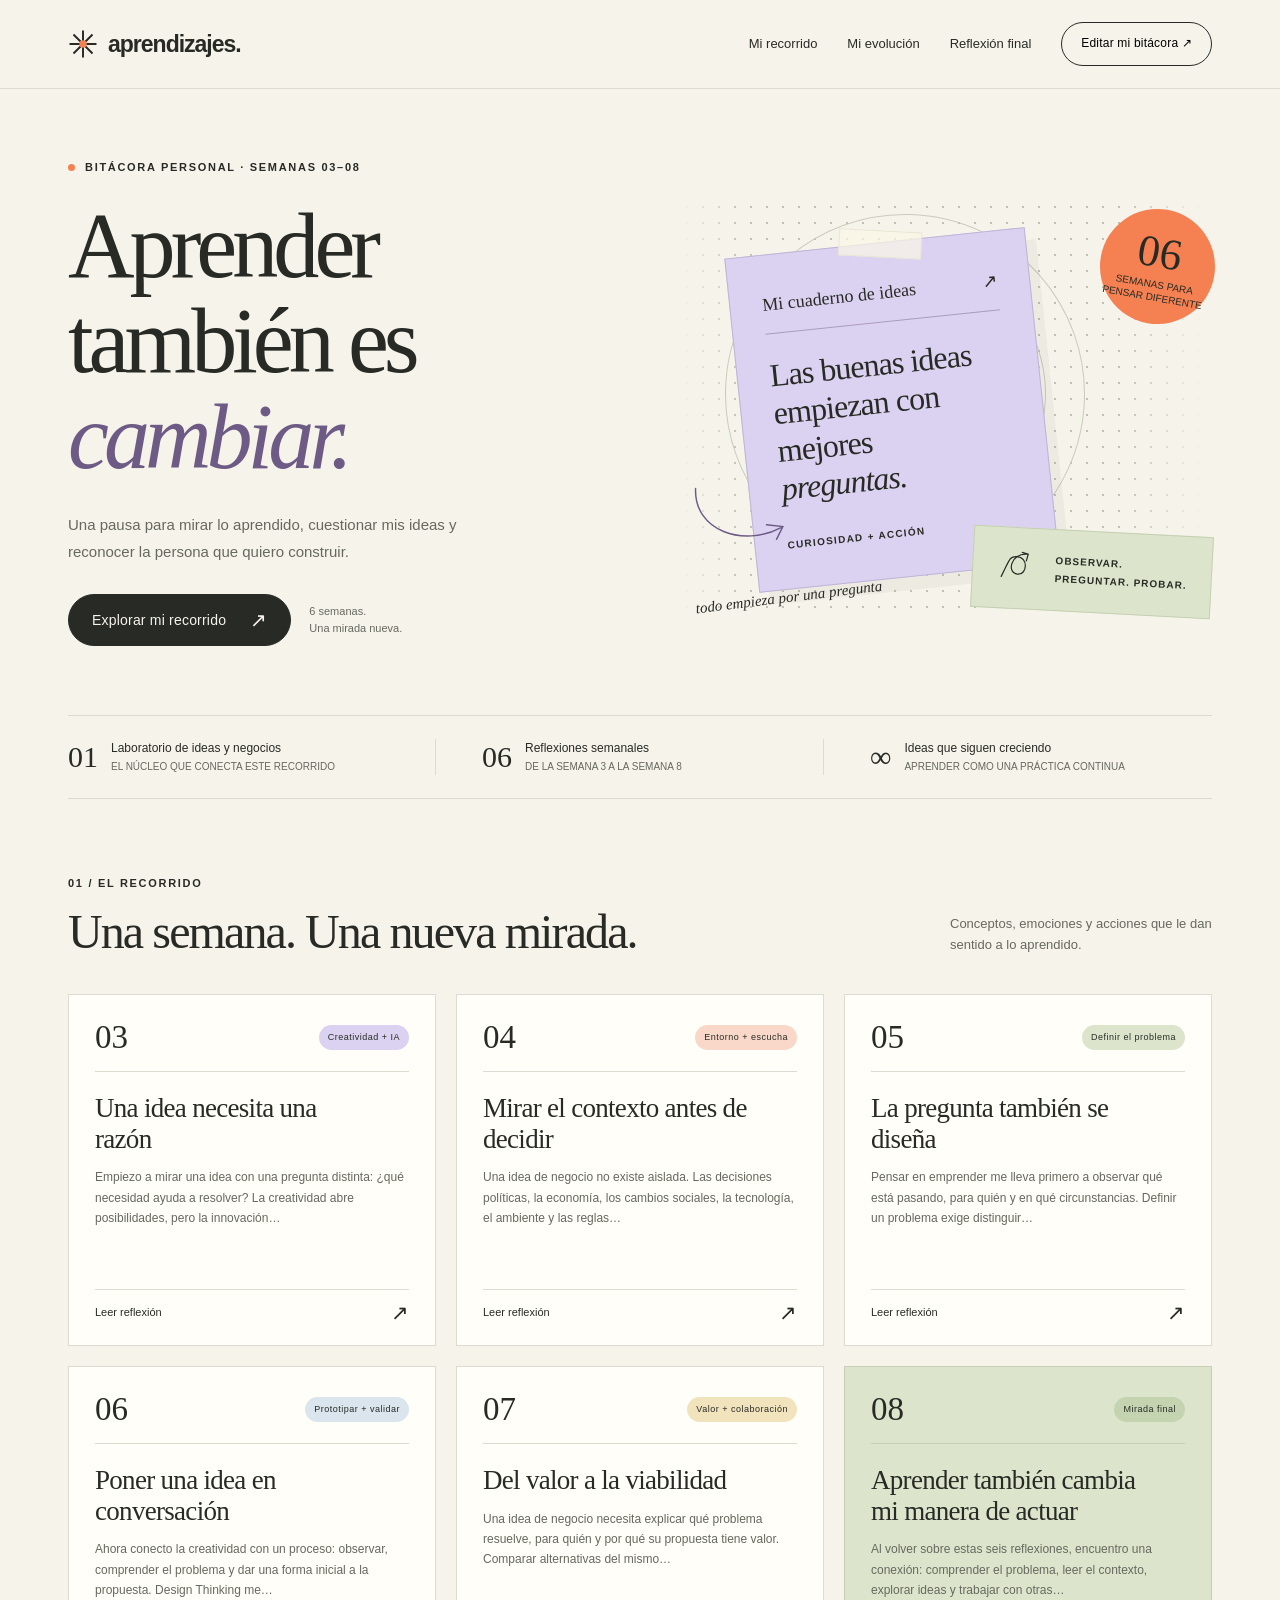
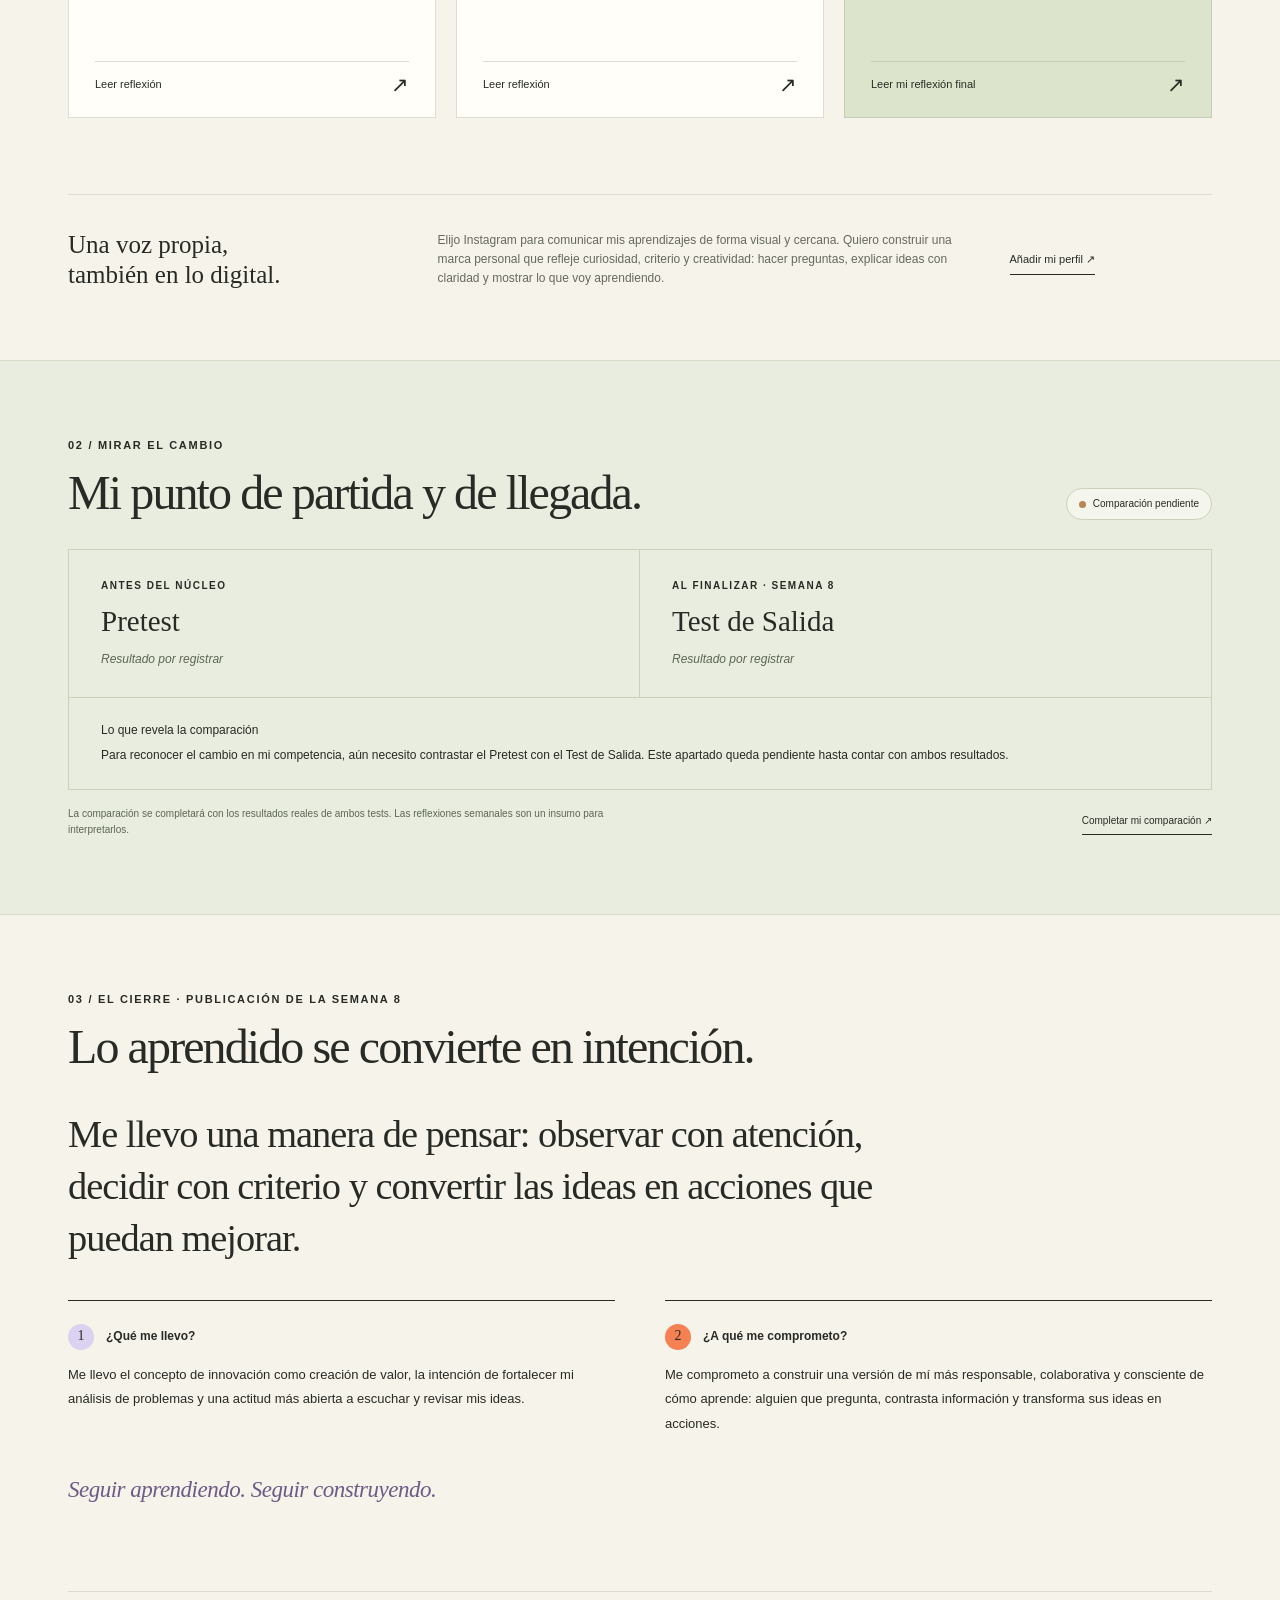
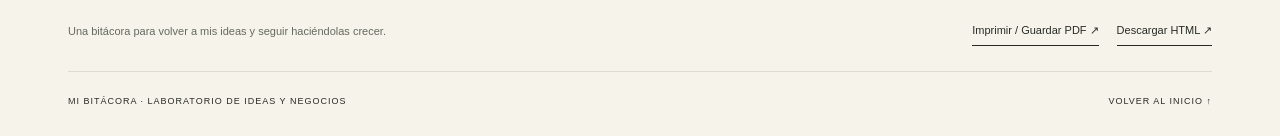
<file: aprendizajes/index.html>
<!DOCTYPE html>
<html lang="es">
<head>
  <meta charset="utf-8">
  <meta name="viewport" content="width=device-width, initial-scale=1">
  <meta name="description" content="Una bitácora de seis semanas de aprendizajes, ideas y reflexión personal en Laboratorio de ideas y negocios.">
  <meta name="theme-color" content="#f6f3eb">
  <title>Aprendizajes · Mi bitácora</title>
  <style>
    :root{--paper:#f6f3eb;--ink:#282b25;--muted:#66695f;--line:#dcdcd0;--purple:#dbd2f1;--orange:#f58152;--green:#dce5cc;--white:#fffef9;--serif:Georgia,'Times New Roman',serif}
    *{box-sizing:border-box}html{scroll-behavior:smooth;scroll-padding-top:100px}body{margin:0;background:var(--paper);color:var(--ink);font-family:Arial,Helvetica,sans-serif;font-size:16px;line-height:1.6}body:has(dialog[open]){overflow:hidden}button,input,textarea,select{font:inherit}button,a{-webkit-tap-highlight-color:transparent}a{color:inherit}button{cursor:pointer}button:disabled{cursor:default;opacity:.45}button:focus-visible,a:focus-visible,summary:focus-visible{outline:3px solid #766298;outline-offset:5px}input:focus-visible,textarea:focus-visible,select:focus-visible{outline:2px solid #766298;outline-offset:2px}::selection{background:var(--purple)}.wrap{max-width:1240px;padding:0 48px;margin:auto}.skip{position:fixed;top:-80px;left:20px;z-index:20;background:var(--ink);color:white;padding:12px}.skip:focus{top:12px}
    header{border-bottom:1px solid var(--line);background:var(--paper)}.nav{height:88px;display:flex;align-items:center;justify-content:space-between;gap:24px}.logo{font-weight:700;font-size:23px;letter-spacing:-1px;text-decoration:none;display:flex;align-items:center;gap:10px}.logo svg{width:30px;height:30px}.nav-links{display:flex;gap:30px;align-items:center;font-size:13px}.nav-links a{text-decoration:none}.nav-links a:hover{text-decoration:underline;text-underline-offset:5px}.pill-button,.primary{border:1px solid var(--ink);border-radius:100px;padding:11px 19px;background:transparent;font-size:12px;letter-spacing:.2px}.pill-button:hover{background:var(--ink);color:var(--paper)}.primary{background:var(--ink);color:var(--paper);padding:14px 23px;font-size:14px;text-decoration:none;display:inline-flex;gap:24px;align-items:center}.primary:hover{background:#464a3e}.small-arrow{font-size:20px;line-height:1}.eyebrow{font-size:11px;font-weight:700;letter-spacing:1.7px;text-transform:uppercase;display:flex;align-items:center;gap:10px}.dot{height:7px;width:7px;border-radius:50%;background:var(--orange);display:inline-block;flex:none}
    .hero{display:grid;grid-template-columns:1.07fr 1fr;gap:40px;padding-top:70px;padding-bottom:69px;align-items:center}.hero h1{font-family:var(--serif);font-size:clamp(60px,7.2vw,95px);font-weight:400;letter-spacing:-5px;line-height:1.04;margin:22px 0 25px}.hero h1 em{font-weight:400;color:#6d5b86}.hero .intro{max-width:390px;font-size:15px;color:var(--muted);line-height:1.8;margin:0 0 29px}.hero-actions{display:flex;align-items:center;gap:18px}.little-note{font-size:11px;color:var(--muted)}.hero-art{position:relative;height:438px;isolation:isolate}.art-grid{position:absolute;inset:15px 8px 10px 0;background-image:radial-gradient(#bfc1b3 .8px,transparent .8px);background-size:16px 16px;mask-image:linear-gradient(to right,transparent,black 12%,black 85%,transparent)}.orbit{position:absolute;width:360px;height:360px;border:1px solid #c9ccbd;border-radius:50%;top:30px;left:46px;transform:rotate(-20deg)}.orbit:after{content:'';position:absolute;inset:38px;border:1px solid #c9ccbd;border-radius:50%}.note-card{position:absolute;width:302px;min-height:310px;padding:35px 32px;background:var(--purple);left:62px;top:58px;transform:rotate(-6deg);box-shadow:10px 13px 0 #282b250c;border:1px solid #bfb5d4}.note-card:before{content:'';position:absolute;width:81px;height:25px;background:#fbf8e6b3;top:-13px;left:114px;transform:rotate(9deg);border:1px solid #e9e6d6}.note-number{font-family:var(--serif);font-size:18px;border-bottom:1px solid #aa9cbd;padding-bottom:14px;display:flex;justify-content:space-between}.note-card p{font-family:var(--serif);font-size:32px;line-height:1.19;letter-spacing:-.9px;margin:22px 0 30px}.note-card .note-foot{font-size:10px;font-weight:bold;letter-spacing:1.3px;text-transform:uppercase}.orange-sticker{position:absolute;right:-3px;top:25px;transform:rotate(10deg);width:115px;height:115px;background:var(--orange);border-radius:50%;display:flex;align-items:center;justify-content:center;flex-direction:column;font-size:10px;text-align:center;line-height:1.3}.orange-sticker b{font-family:var(--serif);font-size:44px;font-weight:400;line-height:1.1}.green-sticker{position:absolute;bottom:9px;right:0;background:var(--green);padding:21px 24px;transform:rotate(3deg);border:1px solid #c5d0b2;display:flex;gap:20px;align-items:center;font-size:10px;font-weight:700;line-height:1.8;letter-spacing:1px}.green-sticker svg{width:38px;height:38px}.scribble{position:absolute;bottom:13px;left:16px;font-family:var(--serif);font-style:italic;font-size:15px;transform:rotate(-7deg)}.hero-art svg.connector{position:absolute;left:0;bottom:49px;width:115px;height:100px}
    .intro-strip{border-top:1px solid var(--line);border-bottom:1px solid var(--line);display:grid;grid-template-columns:1fr 1fr 1fr;padding:23px 0;gap:20px}.intro-strip>div{display:flex;align-items:center;gap:13px;padding:0 26px;border-right:1px solid var(--line)}.intro-strip>div:first-child{padding-left:0}.intro-strip>div:last-child{border:none;padding-right:0}.strip-num{font-family:var(--serif);font-size:30px;line-height:1}.strip-copy{font-size:12px;line-height:1.5}.strip-copy b{display:block;font-weight:500}.strip-copy span{font-size:10px;color:var(--muted)}
    section{padding:76px 0}.section-head{display:flex;align-items:flex-end;justify-content:space-between;gap:20px;margin-bottom:35px}.section-head h2{font-family:var(--serif);font-weight:400;font-size:48px;letter-spacing:-1.9px;line-height:1.1;margin:13px 0 0}.section-head>p{font-size:13px;color:var(--muted);max-width:262px;margin:0 0 3px}.weekly-grid{display:grid;grid-template-columns:repeat(3,minmax(0,1fr));gap:20px}.entry{background:var(--white);border:1px solid var(--line);padding:26px 26px 22px;display:flex;flex-direction:column;min-height:352px;transition:transform .2s,box-shadow .2s}.entry:hover{transform:translateY(-4px);box-shadow:0 7px 0 #282b2508}.entry-top{display:flex;align-items:center;justify-content:space-between;border-bottom:1px solid var(--line);padding-bottom:17px;margin-bottom:21px}.week-num{font-family:var(--serif);font-size:33px;line-height:1}.tag{padding:5px 9px;border-radius:20px;background:var(--tint,var(--purple));font-size:9px;letter-spacing:.5px;white-space:nowrap}.entry h3{font-family:var(--serif);font-size:27px;font-weight:400;line-height:1.14;letter-spacing:-.7px;margin:0 0 13px;max-width:270px}.entry .summary{color:var(--muted);font-size:12px;line-height:1.7;margin:0 0 25px}.read-button{border:0;background:none;padding:12px 0 0;display:flex;align-items:center;justify-content:space-between;border-top:1px solid var(--line);font-size:11px;text-align:left;color:var(--ink);margin-top:auto;width:100%}.read-button span{font-size:21px;line-height:1}.entry:last-child{background:var(--green);border-color:#c5cfb8}.entry:last-child .entry-top,.entry:last-child .read-button{border-color:#c5cfb8}.full-entry{display:none}
    .voice-section{padding:0 0 70px}.voice{border-top:1px solid var(--line);padding:35px 0 0;display:grid;grid-template-columns:1fr 1.6fr .6fr;align-items:center;gap:32px}.voice h2{font-family:var(--serif);font-weight:400;font-size:25px;line-height:1.2;margin:0}.voice p{font-size:12px;color:var(--muted);margin:0}.voice a,.voice button{font-size:11px;justify-self:end;white-space:nowrap}.text-button{border:0;border-bottom:1px solid var(--ink);padding:5px 0;background:none;color:var(--ink)}
    .evolution-section{background:#e9eddf;border-top:1px solid #d5dcc7;border-bottom:1px solid #d5dcc7}.evolution-section .section-head{margin-bottom:29px}.comparison{display:grid;grid-template-columns:1fr 1fr;border:1px solid #cad3ba}.compare-side{padding:28px 32px}.compare-side:first-child{border-right:1px solid #cad3ba}.compare-side h3{font-size:10px;letter-spacing:1.5px;font-weight:700;margin:0 0 10px;text-transform:uppercase}.compare-side .test-label{font-family:var(--serif);font-size:29px;line-height:1.2;margin:0 0 11px;font-weight:400}.compare-value{font-size:13px;white-space:pre-line}.empty-value{color:#5d6653;font-size:12px;font-style:italic}.analysis-box{padding:23px 32px;border:1px solid #cad3ba;border-top:0}.analysis-box h3{font-weight:500;margin:0 0 6px;font-size:12px}.analysis-box p{font-size:12px;margin:0;white-space:pre-line}.pending{font-size:10px;background:#fffef984;border:1px solid #cad3ba;border-radius:50px;padding:7px 12px;display:inline-flex;align-items:center;gap:7px}.pending svg{width:12px;height:12px}.evolution-bottom{display:flex;align-items:center;justify-content:space-between;margin-top:16px;gap:20px}.evolution-bottom p{font-size:10px;max-width:540px;color:#5d6653;margin:0}.evolution-bottom button{font-size:10px;white-space:nowrap}
    .final-section{padding-bottom:60px}.final-intro{font-family:var(--serif);font-size:clamp(27px,3vw,39px);line-height:1.35;letter-spacing:-1px;max-width:820px;margin:30px 0 35px}.final-grid{display:grid;grid-template-columns:1fr 1fr;gap:50px}.final-column{border-top:1px solid var(--ink);padding-top:23px}.final-column h3{font-size:12px;font-weight:700;margin:0 0 13px;display:flex;gap:12px;align-items:center}.final-column h3 span{display:flex;justify-content:center;align-items:center;background:var(--purple);border-radius:50%;width:26px;height:26px;font-family:var(--serif);font-size:14px;font-weight:400}.final-column:last-child h3 span{background:var(--orange)}.final-column p{font-size:13px;line-height:1.9;margin:0;white-space:pre-line}.signature{font-family:var(--serif);font-style:italic;font-size:23px;letter-spacing:-.5px;color:#6d5b86;margin-top:35px}.footer-tools{border-top:1px solid var(--line);padding:25px 0;display:flex;align-items:center;justify-content:space-between;gap:20px}.footer-tools p{font-size:11px;color:var(--muted);margin:0}.tool-buttons{display:flex;gap:18px}.tool-buttons button{font-size:11px}.foot{border-top:1px solid var(--line);padding:22px 0 28px;display:flex;align-items:center;justify-content:space-between;font-size:9px;letter-spacing:1px;text-transform:uppercase}.foot a{text-decoration:none}
    dialog{border:1px solid var(--line);background:var(--paper);color:var(--ink);max-width:min(760px,calc(100% - 32px));width:760px;max-height:calc(100dvh - 50px);padding:0;margin:auto;box-shadow:0 30px 90px #151a2440}dialog::backdrop{background:#272b2566;backdrop-filter:blur(5px)}.dialog-header{display:flex;justify-content:space-between;align-items:center;padding:20px 28px;border-bottom:1px solid var(--line);gap:20px;position:sticky;top:0;background:var(--paper);z-index:1}.dialog-header h2{font-family:var(--serif);font-weight:400;font-size:22px;margin:0;line-height:1.2}.close-button{background:none;border:1px solid var(--line);border-radius:50%;height:32px;width:32px;font-size:22px;line-height:1;flex:none}.close-button:hover{background:var(--ink);color:var(--paper)}.reader-body{padding:32px 42px}.reader-body h3{font-family:var(--serif);font-size:42px;line-height:1.15;letter-spacing:-1.3px;font-weight:400;margin:16px 0 26px}.reader-body .prose{font-size:15px;line-height:1.9;white-space:pre-line}.takeaway{background:var(--purple);padding:22px 24px;margin-top:26px}.takeaway h4{font-size:10px;text-transform:uppercase;letter-spacing:1px;margin:0 0 8px}.takeaway p{font-family:var(--serif);font-size:21px;line-height:1.4;margin:0}.reader-meta{display:grid;grid-template-columns:1fr 1fr;gap:22px;margin:22px 0}.reader-meta h4{font-size:10px;text-transform:uppercase;letter-spacing:1px;margin:0 0 6px}.reader-meta p{font-size:12px;margin:0}.reader-bottom{display:flex;align-items:center;justify-content:space-between;border-top:1px solid var(--line);padding-top:20px;gap:15px}.reader-nav{display:flex;gap:8px}.reader-nav button{background:none;border:1px solid var(--line);width:38px;height:32px}.editor-body{padding:24px 28px}.editor-note{font-size:12px;color:var(--muted);margin:0 0 22px}.editor-tabs{display:flex;gap:8px;margin-bottom:20px}.editor-tabs button{font-size:11px;padding:8px 14px;border-radius:20px;border:1px solid var(--line);background:transparent}.editor-tabs button[aria-selected=true]{background:var(--ink);color:var(--paper);border-color:var(--ink)}.editor-panel{display:grid;grid-template-columns:1fr 1fr;gap:17px}.editor-panel[hidden]{display:none}.field{display:flex;flex-direction:column;gap:6px;font-size:11px;font-weight:600}.field[hidden]{display:none}.field.wide{grid-column:1/-1}.field input,.field textarea,.field select{font-size:13px;font-weight:400;background:var(--white);border:1px solid #c9cbbd;border-radius:3px;padding:10px;width:100%;color:var(--ink)}.field textarea{resize:vertical;line-height:1.6;min-height:95px}.field textarea.long{min-height:170px}.field small{font-weight:400;color:var(--muted);font-size:10px}.editor-actions{display:flex;gap:12px;justify-content:flex-end;border-top:1px solid var(--line);padding:18px 28px;position:sticky;bottom:0;background:var(--paper)}.editor-actions button{font-size:11px}.toast{position:fixed;bottom:24px;left:50%;transform:translateX(-50%);background:var(--ink);color:var(--paper);font-size:12px;padding:13px 22px;border-radius:25px;box-shadow:0 4px 20px #282b2530;z-index:30;max-width:calc(100% - 30px);text-align:center}.toast[hidden]{display:none}.no-script{padding:20px;background:var(--orange);text-align:center}
    @media(min-width:1400px){.hero-art{margin-left:15px}.orange-sticker{right:15px}.green-sticker{right:20px}}
    @media(max-width:1000px){.wrap{padding:0 32px}.nav-links{gap:18px}.hero{gap:12px;grid-template-columns:1fr 1fr}.hero h1{font-size:75px;letter-spacing:-4px}.hero-art{transform:scale(.87);transform-origin:center right;margin-left:-30px}.weekly-grid{gap:14px}.entry{padding:22px 20px}.entry h3{font-size:24px}.voice{grid-template-columns:1fr 1.5fr .6fr;gap:20px}}
    @media(max-width:760px){.wrap{padding:0 24px}.nav{height:73px}.nav-links a{display:none}.nav-links .pill-button{font-size:10px;padding:10px 12px}.logo{font-size:21px}.logo svg{width:23px}.hero{grid-template-columns:1fr;padding-top:42px;padding-bottom:30px;gap:0}.hero h1{font-size:76px;letter-spacing:-4px}.hero .intro{max-width:430px}.hero-art{height:405px;width:430px;max-width:100%;transform:scale(.9);transform-origin:center;margin:10px auto -20px}.note-card{left:45px}.orange-sticker{right:-5px}.green-sticker{right:-5px;bottom:0}.intro-strip{grid-template-columns:1fr 1fr;padding:20px 0;gap:10px}.intro-strip>div{padding:0 8px}.intro-strip>div:nth-child(2){border:0}.intro-strip>div:last-child{display:none}.strip-copy{font-size:10px}.strip-copy span{font-size:9px}.strip-num{font-size:26px}section{padding:54px 0}.section-head{align-items:flex-start;flex-direction:column;gap:17px;margin-bottom:27px}.section-head h2{font-size:41px}.section-head>p{max-width:340px}.weekly-grid{grid-template-columns:1fr 1fr;gap:14px}.entry{padding:20px;min-height:340px}.entry h3{font-size:25px}.tag{font-size:8px}.week-num{font-size:28px}.voice{grid-template-columns:1fr 2fr;gap:20px}.voice button,.voice a{grid-column:2;justify-self:start}.voice-section{padding-bottom:50px}.voice h2{font-size:24px}.comparison{grid-template-columns:1fr}.compare-side:first-child{border-right:0;border-bottom:1px solid #cad3ba}.compare-side,.analysis-box{padding:24px}.evolution-bottom{align-items:flex-start;flex-direction:column;gap:14px}.final-grid{gap:25px}.final-intro{font-size:31px}.footer-tools{align-items:flex-start;flex-direction:column}.reader-body{padding:26px}.reader-body h3{font-size:35px}.reader-meta{grid-template-columns:1fr}.dialog-header{padding:17px 22px}.editor-body{padding:22px}.editor-actions{padding:16px 22px}.foot{font-size:8px;gap:20px}}
    @media(max-width:460px){.hero h1{font-size:65px;letter-spacing:-3.5px}.hero-art{width:350px;height:350px;transform:scale(.86);margin:0 auto -18px}.note-card{left:20px;top:36px;width:275px;min-height:295px;padding:30px}.note-card p{font-size:29px}.orange-sticker{right:-10px;top:0;width:95px;height:95px}.orange-sticker b{font-size:36px}.green-sticker{right:-9px;bottom:-8px;padding:16px}.orbit{left:0;width:300px;height:300px}.scribble{left:-2px;font-size:13px;bottom:5px}.hero-art svg.connector{left:-15px;bottom:22px}.weekly-grid{grid-template-columns:1fr}.entry{min-height:290px;padding:24px}.entry h3{max-width:100%;font-size:28px}.entry .summary{font-size:13px}.tag{font-size:9px}.voice{grid-template-columns:1fr;gap:16px}.voice button,.voice a{grid-column:1}.final-grid{grid-template-columns:1fr;gap:30px}.editor-panel{grid-template-columns:1fr}.field{grid-column:1/-1}.reader-body h3{font-size:31px}.editor-tabs{gap:5px}.editor-tabs button{padding:8px 11px}.editor-actions{flex-wrap:wrap}.tool-buttons{gap:17px}.little-note{font-size:10px}.primary{gap:15px;padding:13px 19px}}
    @media(prefers-reduced-motion:reduce){html{scroll-behavior:auto}.entry{transition:none}.entry:hover{transform:none}}
    @media print{@page{size:A4;margin:16mm}body{background:white;font-size:11pt}.wrap{padding:0;max-width:none}header,.hero-art,.hero-actions,.nav-links,.voice button,.voice a,.read-button,.footer-tools,.foot,.evolution-bottom button,dialog,.toast,.skip{display:none!important}.hero{display:block;padding:0 0 20px}.hero h1{font-size:40pt;line-height:1.05;letter-spacing:-2px}.hero h1 br{display:none}.hero .intro{max-width:none}.intro-strip{padding:12px 0}section{padding:25px 0}.section-head h2{font-size:26pt}.section-head>p{max-width:none}.weekly-grid{display:block}.entry{min-height:0;break-inside:avoid;box-shadow:none;transform:none;margin-bottom:18px;padding:18px;background:white!important}.entry h3{max-width:none;font-size:22pt}.entry .summary{display:none}.full-entry{display:block;font-size:10pt;line-height:1.65;white-space:pre-line}.full-entry .print-takeaway{font-weight:bold}.full-entry .print-meta{font-size:9pt}.entry-top{margin-bottom:12px}.voice{display:block;padding-top:15px}.voice h2{margin-bottom:10px}.voice-section{padding-bottom:15px}.evolution-section{background:white;break-inside:avoid}.comparison,.final-grid{grid-template-columns:1fr 1fr}.compare-side{padding:18px}.compare-side:first-child{border-right:1px solid #cad3ba;border-bottom:0}.analysis-box{padding:18px}.pending{font-size:8pt}.final-intro{font-size:21pt}.final-section{break-before:page}.final-column p{font-size:10pt}.signature{font-size:18pt}.evolution-bottom p{font-size:8pt}.no-script{display:none}}
  </style>
</head>
<body>
  <a class="skip" href="#recorrido">Saltar a mis aprendizajes</a>
  <header>
    <div class="wrap nav">
      <a href="#inicio" class="logo" aria-label="Aprendizajes, ir al inicio"><svg viewBox="0 0 40 40" aria-hidden="true"><g stroke="currentColor" stroke-width="2.6"><path d="M20 2v36M2 20h36M7.3 7.3l25.4 25.4M7.3 32.7L32.7 7.3"/></g><circle cx="20" cy="20" r="5" fill="#f58152"/></svg>aprendizajes.</a>
      <nav class="nav-links" aria-label="Navegación principal"><a href="#recorrido">Mi recorrido</a><a href="#evolucion">Mi evolución</a><a href="#cierre">Reflexión final</a><button class="pill-button" data-edit="datos">Editar mi bitácora <span aria-hidden="true">↗</span></button></nav>
    </div>
  </header>
  <main id="inicio">
    <div class="wrap">
      <div class="hero">
        <div>
          <div class="eyebrow"><span class="dot"></span>Bitácora personal · Semanas 03–08</div>
          <h1>Aprender<br>también es<br><em>cambiar.</em></h1>
          <p class="intro">Una pausa para mirar lo aprendido, cuestionar mis ideas y reconocer la persona que quiero construir.</p>
          <div class="hero-actions"><a class="primary" href="#recorrido">Explorar mi recorrido <span class="small-arrow" aria-hidden="true">↗</span></a><span class="little-note">6 semanas.<br>Una mirada nueva.</span></div>
        </div>
        <div class="hero-art" role="img" aria-label="Una idea se transforma al observar, preguntar y probar. Seis semanas de aprendizaje.">
          <div class="art-grid"></div><div class="orbit"></div>
          <div class="note-card"><div class="note-number"><span>Mi cuaderno de ideas</span><span>↗</span></div><p>Las buenas ideas<br>empiezan con<br>mejores<br><em>preguntas.</em></p><div class="note-foot">Curiosidad + acción</div></div>
          <div class="orange-sticker"><b>06</b><span>SEMANAS PARA<br>PENSAR DIFERENTE</span></div>
          <div class="green-sticker"><svg viewBox="0 0 50 50" fill="none" aria-hidden="true"><path d="M6 37c10-22 9-27 19-27 16 0 15 23 3 23C12 33 17 5 39 6M32 4l8 2-2 9" stroke="currentColor" stroke-width="1.6" stroke-linecap="round"/></svg><span>OBSERVAR.<br>PREGUNTAR. PROBAR.</span></div>
          <svg class="connector" viewBox="0 0 120 110" fill="none" aria-hidden="true"><path d="M15 17c-2 47 53 65 94 43M93 57l18 2-7 14" stroke="#6d5b86" stroke-width="1.6" stroke-linecap="round"/></svg><div class="scribble">todo empieza por una pregunta</div>
        </div>
      </div>
      <div class="intro-strip"><div><span class="strip-num">01</span><div class="strip-copy"><b id="course-strip">Laboratorio de ideas y negocios</b><span>EL NÚCLEO QUE CONECTA ESTE RECORRIDO</span></div></div><div><span class="strip-num">06</span><div class="strip-copy"><b>Reflexiones semanales</b><span>DE LA SEMANA 3 A LA SEMANA 8</span></div></div><div><span class="strip-num">∞</span><div class="strip-copy"><b>Ideas que siguen creciendo</b><span>APRENDER COMO UNA PRÁCTICA CONTINUA</span></div></div></div>
      <section id="recorrido" aria-labelledby="recorrido-title"><div class="section-head"><div><div class="eyebrow">01 / El recorrido</div><h2 id="recorrido-title">Una semana. Una nueva mirada.</h2></div><p>Conceptos, emociones y acciones que le dan sentido a lo aprendido.</p></div><div class="weekly-grid" id="weekly-grid"></div></section>
      <section class="voice-section" aria-label="Mi marca personal"><div class="voice"><h2>Una voz propia,<br>también en lo digital.</h2><p id="brand-copy"></p><div id="profile-link"></div></div></section>
    </div>
    <section class="evolution-section" id="evolucion" aria-labelledby="evolucion-title"><div class="wrap"><div class="section-head"><div><div class="eyebrow">02 / Mirar el cambio</div><h2 id="evolucion-title">Mi punto de partida y de llegada.</h2></div><span class="pending" id="test-status"></span></div><div class="comparison"><div class="compare-side"><h3>Antes del núcleo</h3><p class="test-label">Pretest</p><div id="pretest-value" class="compare-value"></div></div><div class="compare-side"><h3>Al finalizar · Semana 8</h3><p class="test-label">Test de Salida</p><div id="posttest-value" class="compare-value"></div></div></div><div class="analysis-box"><h3>Lo que revela la comparación</h3><p id="analysis-value"></p></div><div class="evolution-bottom"><p id="test-note">La comparación se completará con los resultados reales de ambos tests. Las reflexiones semanales son un insumo para interpretarlos.</p><button class="text-button" data-edit="tests">Completar mi comparación <span aria-hidden="true">↗</span></button></div></div></section>
    <div class="wrap"><section class="final-section" id="cierre" aria-labelledby="cierre-title"><div class="eyebrow">03 / El cierre · Publicación de la semana 8</div><div class="section-head"><h2 id="cierre-title">Lo aprendido se convierte en intención.</h2></div><p class="final-intro" id="final-intro"></p><div class="final-grid"><div class="final-column"><h3><span aria-hidden="true">1</span>¿Qué me llevo?</h3><p id="final-takeaway"></p></div><div class="final-column"><h3><span aria-hidden="true">2</span>¿A qué me comprometo?</h3><p id="final-commitment"></p></div></div><p class="signature" id="signature">Seguir aprendiendo. Seguir construyendo.</p></section><div class="footer-tools"><p>Una bitácora para volver a mis ideas y seguir haciéndolas crecer.</p><div class="tool-buttons"><button class="text-button" id="print-button">Imprimir / Guardar PDF ↗</button><button class="text-button" id="download-button">Descargar HTML ↗</button></div></div><footer class="foot"><span id="footer-name">Mi bitácora · Laboratorio de ideas y negocios</span><a href="#inicio">Volver al inicio ↑</a></footer></div>
  </main>
  <noscript><div class="no-script">Activa JavaScript en tu navegador para leer y personalizar las seis reflexiones de esta bitácora.</div></noscript>
  <dialog id="reader" aria-labelledby="reader-heading"><div class="dialog-header"><h2 id="reader-heading">Reflexión semanal</h2><button class="close-button" data-close="reader" aria-label="Cerrar reflexión">×</button></div><div class="reader-body" id="reader-body"></div></dialog>
  <dialog id="editor" aria-labelledby="editor-heading"><div class="dialog-header"><h2 id="editor-heading">Haz tuya esta bitácora.</h2><button class="close-button" data-close="editor" aria-label="Cerrar editor">×</button></div><div class="editor-body"><p class="editor-note">Estos textos son una base editable a partir de las referencias. Ajusta las reflexiones a tu experiencia. Para conservar los cambios fuera de este navegador, descarga el HTML actualizado.</p><div class="editor-tabs" role="tablist" aria-label="Secciones para editar"><button role="tab" id="tab-datos" aria-selected="true" aria-controls="panel-datos" data-panel="datos">Mis datos</button><button role="tab" id="tab-posts" aria-selected="false" aria-controls="panel-posts" data-panel="posts" tabindex="-1">Publicaciones</button><button role="tab" id="tab-tests" aria-selected="false" aria-controls="panel-tests" data-panel="tests" tabindex="-1">Mis tests</button></div>
    <form id="editor-form" novalidate><div id="panel-datos" class="editor-panel" role="tabpanel" aria-labelledby="tab-datos"><label class="field">Mi nombre (opcional)<input id="edit-name" autocomplete="name" maxlength="100" placeholder="Tu nombre"></label><label class="field">Nombre del núcleo<input id="edit-course" maxlength="150"></label><label class="field wide">Mi perfil público de Instagram<input id="edit-profile" type="url" placeholder="https://www.instagram.com/tuusuario/"><small>Añade tu propio perfil, donde compartirás las publicaciones.</small></label><label class="field wide">Mi marca personal<textarea id="edit-brand"></textarea></label></div>
    <div id="panel-posts" class="editor-panel" role="tabpanel" aria-labelledby="tab-posts" hidden><label class="field wide">Publicación<select id="edit-week"></select></label><label class="field wide">Título<input id="edit-title" maxlength="120"></label><label class="field wide">Reflexión<textarea class="long" id="edit-body"></textarea></label><label class="field wide">Aprendizaje clave<textarea id="edit-takeaway"></textarea></label><label class="field">Emoción / reflexión emocional<textarea id="edit-emotion"></textarea></label><label class="field">Acción que quiero aplicar<textarea id="edit-action"></textarea></label><div id="final-fields" class="field wide" hidden><label class="field">Frase de cierre<textarea id="edit-final-intro"></textarea></label><label class="field">¿Qué me llevo?<textarea id="edit-final-takeaway"></textarea></label><label class="field">¿A qué me comprometo?<textarea id="edit-final-commitment"></textarea></label></div></div>
    <div id="panel-tests" class="editor-panel" role="tabpanel" aria-labelledby="tab-tests" hidden><label class="field">Resultado del Pretest<textarea id="edit-pretest" placeholder="Registra el resultado real y su escala."></textarea></label><label class="field">Resultado del Test de Salida<textarea id="edit-posttest" placeholder="Registra el resultado real en la misma escala."></textarea></label><label class="field wide">Análisis de la comparación<textarea class="long" id="edit-analysis" placeholder="¿Qué cambió? Relaciona los resultados con tus seis reflexiones y las evidencias de tu proceso."></textarea><small>Sin resultados disponibles, este apartado permanecerá marcado como pendiente.</small></label></div></form></div><div class="editor-actions"><button class="pill-button" type="button" data-close="editor">Cancelar</button><button class="primary" type="submit" form="editor-form">Guardar cambios <span aria-hidden="true">↗</span></button></div></dialog>
  <div class="toast" id="toast" role="status" aria-live="polite" hidden></div>
  <script id="bitacora-data" type="application/json">{"schema": 1, "exportId": "aprendizajes-original-2026-10", "name": "", "course": "Laboratorio de ideas y negocios", "profile": "", "brand": "Elijo Instagram para comunicar mis aprendizajes de forma visual y cercana. Quiero construir una marca personal que refleje curiosidad, criterio y creatividad: hacer preguntas, explicar ideas con claridad y mostrar lo que voy aprendiendo.", "posts": [{"week": 3, "title": "Una idea necesita una razón", "topic": "Creatividad + IA", "body": "Empiezo a mirar una idea con una pregunta distinta: ¿qué necesidad ayuda a resolver? La creatividad abre posibilidades, pero la innovación exige convertir alguna de ellas en algo que aporte valor. Una propuesta llamativa puede ser un buen comienzo; comprender a quién le sirve le da dirección.\n\nTambién me interesa el lugar de las personas en un entorno cada vez más tecnológico. La inteligencia artificial amplía lo que podemos explorar, y eso me recuerda la importancia del criterio, la comunicación y la adaptación. Quiero aprender a combinar herramientas con preguntas propias y con las perspectivas de un equipo.", "takeaway": "Crear posibilidades y generar valor son pasos diferentes del mismo proceso.", "emotion": "Curiosidad por las posibilidades que aparecen al mirar un problema desde otro ángulo.", "action": "Antes de defender una idea, escribir qué necesidad atiende, a quién le sirve y por qué tendría valor."}, {"week": 4, "title": "Mirar el contexto antes de decidir", "topic": "Entorno + escucha", "body": "Una idea de negocio no existe aislada. Las decisiones políticas, la economía, los cambios sociales, la tecnología, el ambiente y las reglas pueden modificar su sentido. PESTEL me ayuda a organizar esas señales. Escuchar a las personas también permite reconocer que una misma herramienta puede ser útil para un negocio y poco adecuada para otro.\n\nLa IA puede ayudar a ordenar información y abrir preguntas, pero una respuesta fluida no basta para decidir. Me quedo con la necesidad de contrastar fuentes, reconocer supuestos y entender las necesidades antes de proponer una solución. Quiero que mis decisiones conecten el contexto con la realidad de quienes usarían mi idea.", "takeaway": "Entender el entorno permite argumentar mejor una decisión de negocio.", "emotion": "Cautela ante la información que parece convincente antes de ser verificada.", "action": "Elegir una señal relevante de cada dimensión PESTEL y explicar su posible efecto sobre la propuesta."}, {"week": 5, "title": "La pregunta también se diseña", "topic": "Definir el problema", "body": "Pensar en emprender me lleva primero a observar qué está pasando, para quién y en qué circunstancias. Definir un problema exige distinguir sus síntomas de sus posibles causas. Identificar a las personas involucradas y considerar perspectivas diferentes ayuda a formular una pregunta que responda a una necesidad concreta.\n\nLa lluvia de ideas abre un espacio para explorar alternativas sin cerrar el camino demasiado pronto. Después hace falta pensamiento crítico para revisar si cada propuesta responde al problema. Quiero practicar ambos momentos: permitir que aparezcan posibilidades y luego elegir con razones, sin aferrarme a la primera respuesta.", "takeaway": "La calidad de una solución depende también de cómo se formula el problema.", "emotion": "Apertura ante distintas formas de interpretar una misma necesidad.", "action": "Redactar el problema desde la perspectiva de una persona y generar varias alternativas antes de escoger una."}, {"week": 6, "title": "Poner una idea en conversación", "topic": "Prototipar + validar", "body": "Ahora conecto la creatividad con un proceso: observar, comprender el problema y dar una forma inicial a la propuesta. Design Thinking me ayuda a mantener a las personas en el centro. La idea de un producto mínimo viable también me recuerda que una primera versión debe permitir aprender sobre lo esencial.\n\nDescribir un buyer persona obliga a precisar a quién quiero servir, aunque sus características necesitan contrastarse con personas reales. La observación, la lectura y las conversaciones ofrecen nuevas pistas. También quiero aprender a recibir retroalimentación como información para revisar la propuesta, sin tomar cada cambio como una pérdida.", "takeaway": "Una propuesta mejora cuando sus supuestos se vuelven visibles y se ponen a prueba.", "emotion": "Incertidumbre al abrir una idea a otras miradas y curiosidad por lo que puede enseñarme.", "action": "Definir qué supuesto debería explorar una primera versión y qué pregunta haría a su posible usuario."}, {"week": 7, "title": "Del valor a la viabilidad", "topic": "Valor + colaboración", "body": "Una idea de negocio necesita explicar qué problema resuelve, para quién y por qué su propuesta tiene valor. Comparar alternativas del mismo mercado y observar otros sectores puede abrir posibilidades de diferenciación. También necesito preguntarme quién pagaría, por qué lo haría y cómo se sostendría la propuesta, considerando su impacto social y ambiental.\n\nLlevar esa idea a algo que pueda mostrarse requiere acuerdos: qué se hace primero, cómo se reparte el trabajo y cuándo se revisa el avance. Quiero fortalecer mi disposición a escuchar, compartir avances y ajustar lo necesario. La viabilidad de una idea también depende de la forma en que aprendemos a construirla con otras personas.", "takeaway": "Crear valor implica conectar una necesidad, una propuesta viable y un equipo capaz de llevarla a la práctica.", "emotion": "Tensión ante los retos de ejecución y confianza en el valor de construir con otras personas.", "action": "Explicar el beneficio de la propuesta, revisar una hipótesis de ingreso y acordar con el equipo un siguiente paso concreto."}, {"week": 8, "title": "Aprender también cambia mi manera de actuar", "topic": "Mirada final", "body": "Al volver sobre estas seis reflexiones, encuentro una conexión: comprender el problema, leer el contexto, explorar ideas y trabajar con otras personas son partes de un mismo proceso. Me llevo una forma de mirar los negocios con más preguntas y con atención a las necesidades que les dan sentido.\n\nQuiero construir una versión de mí más responsable con sus decisiones y más abierta a aprender. Eso implica usar la tecnología con criterio, escuchar la retroalimentación y convertir las ideas en pasos revisables. Mi compromiso es hacer una pausa para reconocer qué aprendo, qué siento y qué necesito mejorar mientras avanzo.", "takeaway": "Aprender haciendo incluye observar el propio proceso, revisar decisiones y reconocer lo que todavía falta fortalecer.", "emotion": "Gratitud por las preguntas que deja el proceso y disposición para seguir aprendiendo.", "action": "Cerrar cada nuevo reto con una reflexión breve: qué comprendí, qué cambiaría y cuál será mi siguiente paso."}], "tests": {"pre": "", "post": "", "analysis": ""}, "final": {"intro": "Me llevo una manera de pensar: observar con atención, decidir con criterio y convertir las ideas en acciones que puedan mejorar.", "takeaway": "Me llevo el concepto de innovación como creación de valor, la intención de fortalecer mi análisis de problemas y una actitud más abierta a escuchar y revisar mis ideas.", "commitment": "Me comprometo a construir una versión de mí más responsable, colaborativa y consciente de cómo aprende: alguien que pregunta, contrasta información y transforma sus ideas en acciones."}}</script>
  <script>
    (()=>{
      'use strict';
      const $=id=>document.getElementById(id), storageKey='aprendizajes-bitacora-v1';
      const baseline=JSON.parse($('bitacora-data').textContent);
      let state=structuredClone(baseline), draft=null, editIndex=0, readerIndex=0, toastTimer;
      try{const saved=JSON.parse(localStorage.getItem(storageKey));if(saved&&saved.schema===1&&Array.isArray(saved.posts)&&saved.posts.length===6&&saved.exportId===baseline.exportId)state=saved;}catch(e){}
      const esc=value=>String(value??'').replace(/[&<>"']/g,c=>({'&':'&amp;','<':'&lt;','>':'&gt;','"':'&quot;',"'":'&#39;'}[c]));
      const profileUrl=value=>{try{const u=new URL(value);return u.protocol==='https:'&&(u.hostname==='instagram.com'||u.hostname==='www.instagram.com')?u.href:'';}catch(e){return '';}};
      const short=text=>{const p=String(text).split('\n').filter(Boolean)[0]||'';return p.length>145?p.slice(0,142).replace(/\s+\S*$/,'')+'…':p;};
      function toast(message){$('toast').textContent=message;$('toast').hidden=false;clearTimeout(toastTimer);toastTimer=setTimeout(()=>$('toast').hidden=true,4200);}
      function render(){
        $('course-strip').textContent=state.course;$('brand-copy').textContent=state.brand;
        $('footer-name').textContent=(state.name||'Mi bitácora')+' · '+state.course;
        document.title='Aprendizajes · '+(state.name||'Mi bitácora');
        const url=profileUrl(state.profile);
        $('profile-link').innerHTML=url?'<a class="text-button" href="'+esc(url)+'" target="_blank" rel="noopener noreferrer">Mi Instagram ↗</a>':'<button class="text-button" data-edit="datos">Añadir mi perfil ↗</button>';
        $('weekly-grid').innerHTML=state.posts.map((p,i)=>'<article class="entry" style="--tint:'+(['#dbd2f1','#f9d8c9','#dce5cc','#dbe5ed','#f1e4bd','#c5d4b0'][i])+'"><div class="entry-top"><span class="week-num" aria-label="Semana '+p.week+'">'+String(p.week).padStart(2,'0')+'</span><span class="tag">'+esc(p.topic)+'</span></div><h3>'+esc(p.title)+'</h3><p class="summary">'+esc(short(p.body))+'</p><div class="full-entry"><p>'+esc(p.body)+'</p><p class="print-takeaway">Aprendizaje clave: '+esc(p.takeaway)+'</p><p class="print-meta">Emoción: '+esc(p.emotion)+'<br>Mi siguiente paso: '+esc(p.action)+'</p></div><button class="read-button" data-read="'+i+'" aria-label="Leer reflexión de la semana '+p.week+'">'+(i===5?'Leer mi reflexión final':'Leer reflexión')+'<span aria-hidden="true">↗</span></button></article>').join('');
        $('final-intro').textContent=state.final.intro;$('final-takeaway').textContent=state.final.takeaway;$('final-commitment').textContent=state.final.commitment;
        const completed=state.tests.pre.trim()&&state.tests.post.trim()&&state.tests.analysis.trim();
        $('test-status').innerHTML='<span class="dot" style="background:'+(completed?'#748460':'#b88653')+'"></span>'+(completed?'Comparación registrada':'Comparación pendiente');
        for(const [key,id] of [['pre','pretest-value'],['post','posttest-value']]){$(id).textContent=state.tests[key]||'Resultado por registrar';$(id).classList.toggle('empty-value',!state.tests[key]);}
        $('analysis-value').textContent=state.tests.analysis||'Para reconocer el cambio en mi competencia, aún necesito contrastar el Pretest con el Test de Salida. Este apartado queda pendiente hasta contar con ambos resultados.';
        $('test-note').textContent=completed?'La interpretación de los tests se conecta con las reflexiones de las semanas 3 a 8.':'La comparación se completará con los resultados reales de ambos tests. Las reflexiones semanales son un insumo para interpretarlos.';
      }
      function openReader(index){readerIndex=index;const p=state.posts[index];$('reader-heading').textContent='Semana '+p.week+' / '+p.topic;$('reader-body').innerHTML='<div class="eyebrow"><span class="dot"></span>Publicación '+String(index+1).padStart(2,'0')+' de 06</div><h3>'+esc(p.title)+'</h3><div class="prose">'+esc(p.body)+'</div><div class="takeaway"><h4>Lo que aprendí</h4><p>'+esc(p.takeaway)+'</p></div><div class="reader-meta"><div><h4>Mi mirada emocional</h4><p>'+esc(p.emotion)+'</p></div><div><h4>Mi siguiente paso</h4><p>'+esc(p.action)+'</p></div></div>'+(index===5?'<div class="reader-meta"><div><h4>¿Qué me llevo?</h4><p>'+esc(state.final.takeaway)+'</p></div><div><h4>¿A qué me comprometo?</h4><p>'+esc(state.final.commitment)+'</p></div></div>':'')+'<div class="reader-bottom"><button class="text-button" id="copy-post">Copiar publicación ↗</button><div class="reader-nav"><button id="reader-prev" aria-label="Leer semana anterior" '+(index===0?'disabled':'')+'>←</button><button id="reader-next" aria-label="Leer semana siguiente" '+(index===5?'disabled':'')+'>→</button></div></div>';
        if(!$('reader').open)$('reader').showModal();else $('reader').scrollTop=0;
      }
      function postText(index){const p=state.posts[index];return 'SEMANA '+p.week+' · '+p.title+'\n\n'+p.body+'\n\nAprendizaje clave: '+p.takeaway+'\n\nMi mirada emocional: '+p.emotion+'\n\nMi siguiente paso: '+p.action+(index===5?'\n\n¿Qué me llevo?\n'+state.final.takeaway+'\n\n¿A qué me comprometo?\n'+state.final.commitment:'');}
      async function copyPost(){const text=postText(readerIndex);try{await navigator.clipboard.writeText(text);toast('Publicación copiada. Ya puedes compartirla en tu red.');}catch(e){const blob=new Blob([text],{type:'text/plain;charset=utf-8'});downloadBlob(blob,'semana-'+state.posts[readerIndex].week+'.txt');toast('Se descargó el texto de la publicación.');}}
      function setPanel(panel){document.querySelectorAll('[data-panel]').forEach(b=>{const active=b.dataset.panel===panel;b.setAttribute('aria-selected',String(active));b.tabIndex=active?0:-1;});document.querySelectorAll('.editor-panel').forEach(p=>p.hidden=p.id!=='panel-'+panel);}
      function fillPost(){const p=draft.posts[editIndex];for(const key of ['title','body','takeaway','emotion','action'])$('edit-'+key).value=p[key];$('final-fields').hidden=editIndex!==5;for(const [field,key] of [['intro','intro'],['takeaway','takeaway'],['commitment','commitment']])$('edit-final-'+field).value=draft.final[key];}
      function stashPost(){if(!draft)return;for(const key of ['title','body','takeaway','emotion','action'])draft.posts[editIndex][key]=$('edit-'+key).value.trim();if(editIndex===5)for(const key of ['intro','takeaway','commitment'])draft.final[key]=$('edit-final-'+key).value.trim();}
      function openEditor(panel){draft=structuredClone(state);editIndex=0;$('edit-name').value=draft.name;$('edit-course').value=draft.course;$('edit-profile').value=draft.profile;$('edit-brand').value=draft.brand;$('edit-pretest').value=draft.tests.pre;$('edit-posttest').value=draft.tests.post;$('edit-analysis').value=draft.tests.analysis;$('edit-week').innerHTML=draft.posts.map((p,i)=>'<option value="'+i+'">Semana '+p.week+' · '+esc(p.title)+'</option>').join('');fillPost();setPanel(panel||'datos');$('editor').showModal();}
      function saveDraft(event){event.preventDefault();stashPost();const profile=$('edit-profile').value.trim();if(profile&&!profileUrl(profile)){setPanel('datos');$('edit-profile').setCustomValidity('Escribe un enlace HTTPS válido a tu perfil de Instagram.');$('edit-profile').reportValidity();return;}$('edit-profile').setCustomValidity('');draft.name=$('edit-name').value.trim();draft.course=$('edit-course').value.trim()||baseline.course;draft.profile=profile;draft.brand=$('edit-brand').value.trim();draft.tests={pre:$('edit-pretest').value.trim(),post:$('edit-posttest').value.trim(),analysis:$('edit-analysis').value.trim()};if(draft.posts.some(p=>!p.title||!p.body)){setPanel('posts');toast('Cada publicación necesita un título y una reflexión.');return;}state=draft;draft=null;let stored=true;try{localStorage.setItem(storageKey,JSON.stringify(state));}catch(e){stored=false;}render();$('editor').close();toast(stored?'Cambios guardados en este navegador. Descarga el HTML para llevarlos contigo.':'Cambios aplicados. Descarga el HTML para conservarlos.');}
      function downloadBlob(blob,name){const url=URL.createObjectURL(blob),a=document.createElement('a');a.href=url;a.download=name;document.body.append(a);a.click();a.remove();setTimeout(()=>URL.revokeObjectURL(url),1000);}
      function exportHtml(){const copy=document.documentElement.cloneNode(true);copy.querySelectorAll('dialog').forEach(d=>d.removeAttribute('open'));copy.querySelector('#toast').setAttribute('hidden','');const exported=structuredClone(state);exported.exportId='export-'+Date.now();copy.querySelector('#bitacora-data').textContent=JSON.stringify(exported).replace(/</g,'\\u003c');copy.querySelector('#reader-body').innerHTML='';downloadBlob(new Blob(['<!DOCTYPE html>\n'+copy.outerHTML],{type:'text/html;charset=utf-8'}),'index.html');toast('HTML descargado con tus reflexiones y datos actuales.');}
      document.addEventListener('click',e=>{const read=e.target.closest('[data-read]');if(read){openReader(Number(read.dataset.read));return;}const edit=e.target.closest('[data-edit]');if(edit){openEditor(edit.dataset.edit);return;}const close=e.target.closest('[data-close]');if(close){$(close.dataset.close).close();return;}const panel=e.target.closest('[data-panel]');if(panel){setPanel(panel.dataset.panel);return;}if(e.target.closest('#reader-prev'))openReader(readerIndex-1);if(e.target.closest('#reader-next'))openReader(readerIndex+1);if(e.target.closest('#copy-post'))copyPost();});
      document.querySelector('.editor-tabs').addEventListener('keydown',e=>{const tabs=Array.from(document.querySelectorAll('[data-panel]')),current=tabs.indexOf(document.activeElement);if(current<0)return;let next=current;if(e.key==='ArrowRight')next=(current+1)%tabs.length;else if(e.key==='ArrowLeft')next=(current+tabs.length-1)%tabs.length;else if(e.key==='Home')next=0;else if(e.key==='End')next=tabs.length-1;else return;e.preventDefault();setPanel(tabs[next].dataset.panel);tabs[next].focus();});
      $('edit-week').addEventListener('change',()=>{stashPost();editIndex=Number($('edit-week').value);fillPost();});$('edit-profile').addEventListener('input',()=>$('edit-profile').setCustomValidity(''));$('editor-form').addEventListener('submit',saveDraft);$('print-button').addEventListener('click',()=>window.print());$('download-button').addEventListener('click',exportHtml);
      for(const id of ['reader','editor'])$(id).addEventListener('click',e=>{if(e.target===$(id)){const rect=$(id).getBoundingClientRect();if(e.clientX<rect.left||e.clientX>rect.right||e.clientY<rect.top||e.clientY>rect.bottom)$(id).close();}});
      render();
    })();
  </script>
</body>
</html>
</file>
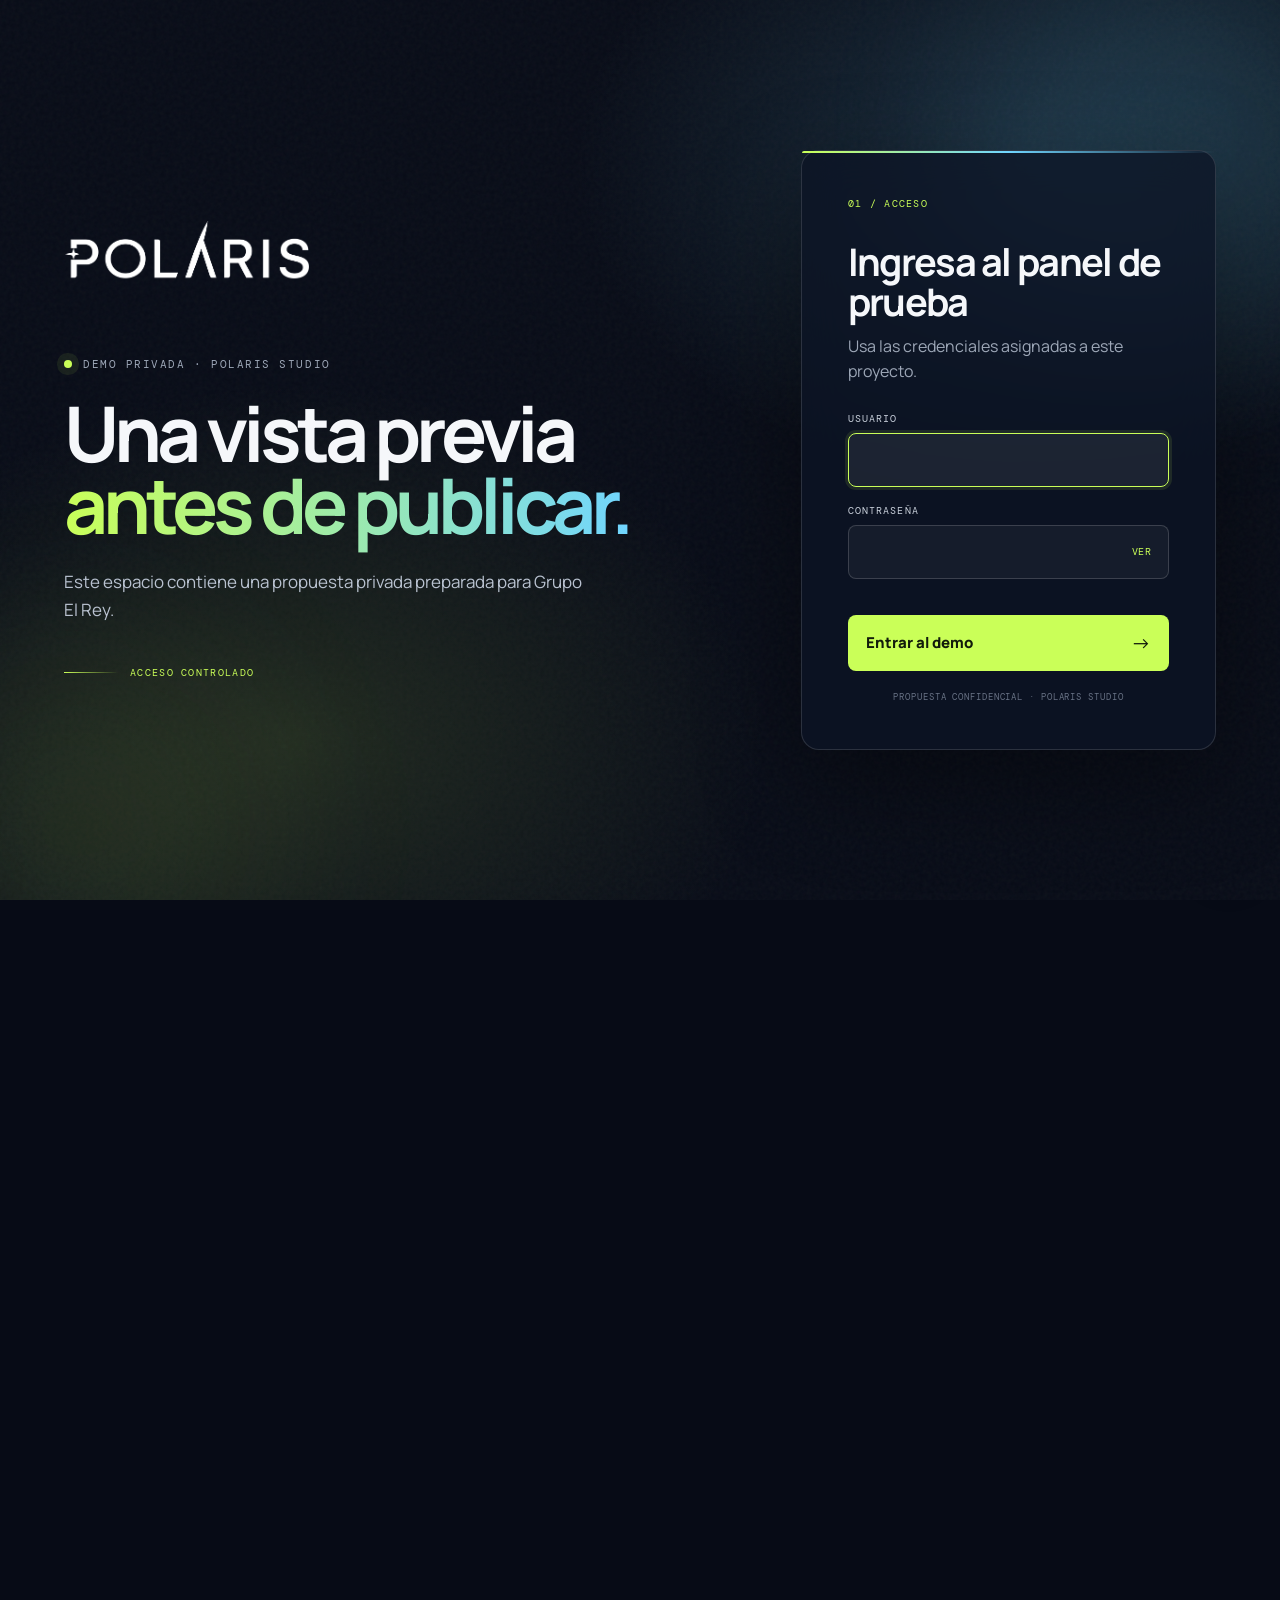
<file: landing-grupo-el-rey/index.html>
<!doctype html>
<html lang="es" class="demo-locked-root">
<head>
  <meta charset="utf-8">
  <meta name="viewport" content="width=device-width, initial-scale=1, viewport-fit=cover">
  <meta name="description" content="Ofertas, sedes y atención por WhatsApp de Almacenes El Rey.">
  <meta name="theme-color" content="#070b16">
  <meta name="color-scheme" content="dark">
  <meta name="apple-mobile-web-app-status-bar-style" content="black-translucent">
  <title>Almacenes El Rey | Encuentra tu sede</title>
  <link rel="preconnect" href="https://fonts.googleapis.com">
  <link rel="preconnect" href="https://fonts.gstatic.com" crossorigin>
  <link href="https://fonts.googleapis.com/css2?family=DM+Sans:wght@400;500;600;700&family=Montserrat:wght@700;800;900&display=swap" rel="stylesheet">
  <link href="https://fonts.googleapis.com/css2?family=DM+Mono&family=Manrope:wght@400;500;600;700;800&display=swap" rel="stylesheet">
  <link rel="stylesheet" href="styles.css?v=20260827-3">
</head>
<body class="demo-locked">
  <section class="access-gate" id="accessGate" aria-labelledby="accessTitle">
    <div class="access-noise" aria-hidden="true"></div>
    <div class="access-orb access-orb-one" aria-hidden="true"></div>
    <div class="access-orb access-orb-two" aria-hidden="true"></div>
    <div class="access-shell">
      <div class="access-intro">
        <img src="assets/polaris-logo-white.png" alt="Polaris Studio" class="access-logo">
        <p class="access-kicker"><span></span> DEMO PRIVADA · POLARIS STUDIO</p>
        <h1>Una vista previa<br><em>antes de publicar.</em></h1>
        <p>Este espacio contiene una propuesta privada preparada para Grupo El Rey.</p>
        <div class="access-signal" aria-hidden="true"><i></i><span>ACCESO CONTROLADO</span></div>
      </div>

      <form class="access-card" id="accessForm" novalidate>
        <div class="access-card-index">01 / ACCESO</div>
        <h2 id="accessTitle">Ingresa al panel de prueba</h2>
        <p>Usa las credenciales asignadas a este proyecto.</p>
        <label for="accessUser">Usuario</label>
        <input id="accessUser" name="username" type="text" autocomplete="username" autocapitalize="none" spellcheck="false" required>
        <label for="accessPassword">Contraseña</label>
        <div class="password-field">
          <input id="accessPassword" name="password" type="password" autocomplete="current-password" required>
          <button type="button" id="togglePassword" aria-label="Mostrar contraseña">VER</button>
        </div>
        <p class="access-error" id="accessError" role="alert" aria-live="polite"></p>
        <button class="access-submit" type="submit"><span>Entrar al demo</span><b>→</b></button>
        <small>Propuesta confidencial · Polaris Studio</small>
      </form>
    </div>
  </section>

  <header class="site-header">
    <a class="brand" href="#inicio" aria-label="Almacenes El Rey, inicio">
      <img src="assets/elreylogo.png" alt="Almacenes El Rey">
    </a>
    <nav aria-label="Navegación principal">
      <a href="#sedes">Sedes</a>
      <button class="nav-contact" data-action="general">Atención general</button>
    </nav>
  </header>

  <main id="inicio">
    <section class="hero">
      <div class="hero-content">
        <p class="eyebrow">OFERTA DE TEMPORADA</p>
        <h1>Los precios bajos<br><em>mandan aquí.</em></h1>
        <p class="hero-copy">Encuentra promociones para tu hogar y habla directamente con el equipo de tu sede El Rey.</p>
        <div class="hero-actions">
          <button class="button button-primary" data-action="open-locations">Hablar por WhatsApp <span>→</span></button>
          <button class="button button-light" data-action="locate">⌖ Encontrar sede cercana</button>
        </div>
      </div>
      <div class="hero-art" aria-hidden="true">
        <span class="deal-label">PRECIO<br>DE REY</span>
        <img class="hero-logo" src="assets/elreylogo.png" alt="">
        <span class="burst burst-one"></span><span class="burst burst-two"></span>
      </div>
    </section>

    <section class="route-panel" id="routePanel" aria-live="polite" hidden></section>

    <section class="quick-choice">
      <div>
        <p class="eyebrow red">CONTACTO DIRECTO</p>
        <h2>¿Ya sabes qué sede necesitas?</h2>
        <p>El mensaje llevará el contexto de la sede para que nuestro asistente pueda atenderte mejor.</p>
      </div>
      <form id="locationForm" class="location-form">
        <label class="sr-only" for="locationSelect">Selecciona una sede</label>
        <select id="locationSelect" required><option value="">Selecciona una sede</option></select>
        <button class="button button-dark" type="submit">Continuar por WhatsApp</button>
      </form>
    </section>

    <section class="locations-section" id="sedes">
      <div class="section-heading">
        <div><p class="eyebrow red">10 PUNTOS CERCA DE TI</p><h2>Encuentra tu El Rey</h2></div>
        <button class="text-link" data-action="locate">Usar mi ubicación →</button>
      </div>
      <div class="locations-grid" id="locationsGrid"></div>
    </section>

    <section class="social-band">
      <div><p class="eyebrow">SÍGUENOS</p><h2>Las ofertas también viven en Instagram.</h2></div>
      <a class="button button-light" id="instagramLink" href="#" target="_blank" rel="noopener noreferrer">Ver Instagram →</a>
    </section>
  </main>

  <footer>
    <a class="brand brand-footer" href="#inicio" aria-label="Almacenes El Rey, inicio"><img src="assets/elreylogo.png" alt="Almacenes El Rey"></a>
    <p>Almacenes El Rey · Antioquia, Colombia</p>
    <button class="text-link footer-link" data-action="general">Atención general por WhatsApp</button>
  </footer>

  <button class="whatsapp-float" data-action="open-locations" aria-label="Abrir opciones de WhatsApp">WA</button>

  <div class="modal" id="locationsModal" aria-hidden="true">
    <div class="modal-backdrop" data-action="close-modal"></div>
    <section class="modal-card" role="dialog" aria-modal="true" aria-labelledby="modalTitle">
      <button class="modal-close" data-action="close-modal" aria-label="Cerrar">×</button>
      <p class="eyebrow red">WHATSAPP</p>
      <h2 id="modalTitle">¿Cómo podemos ayudarte?</h2>
      <p>Elige una sede, encuéntrala con tu ubicación o entra a atención general.</p>
      <label for="modalLocationSelect">Selecciona una sede</label>
      <select id="modalLocationSelect"><option value="">Selecciona una sede</option></select>
      <button class="button button-primary full" data-action="modal-location">Hablar con esta sede</button>
      <button class="button button-outline full" data-action="locate">⌖ Encontrar la más cercana</button>
      <button class="text-link modal-general" data-action="general">Necesito atención general →</button>
    </section>
  </div>

  <div class="toast" id="toast" role="status" aria-live="polite"></div>
  <script src="app.js?v=20260827-3" defer></script>
</body>
</html>
</file>
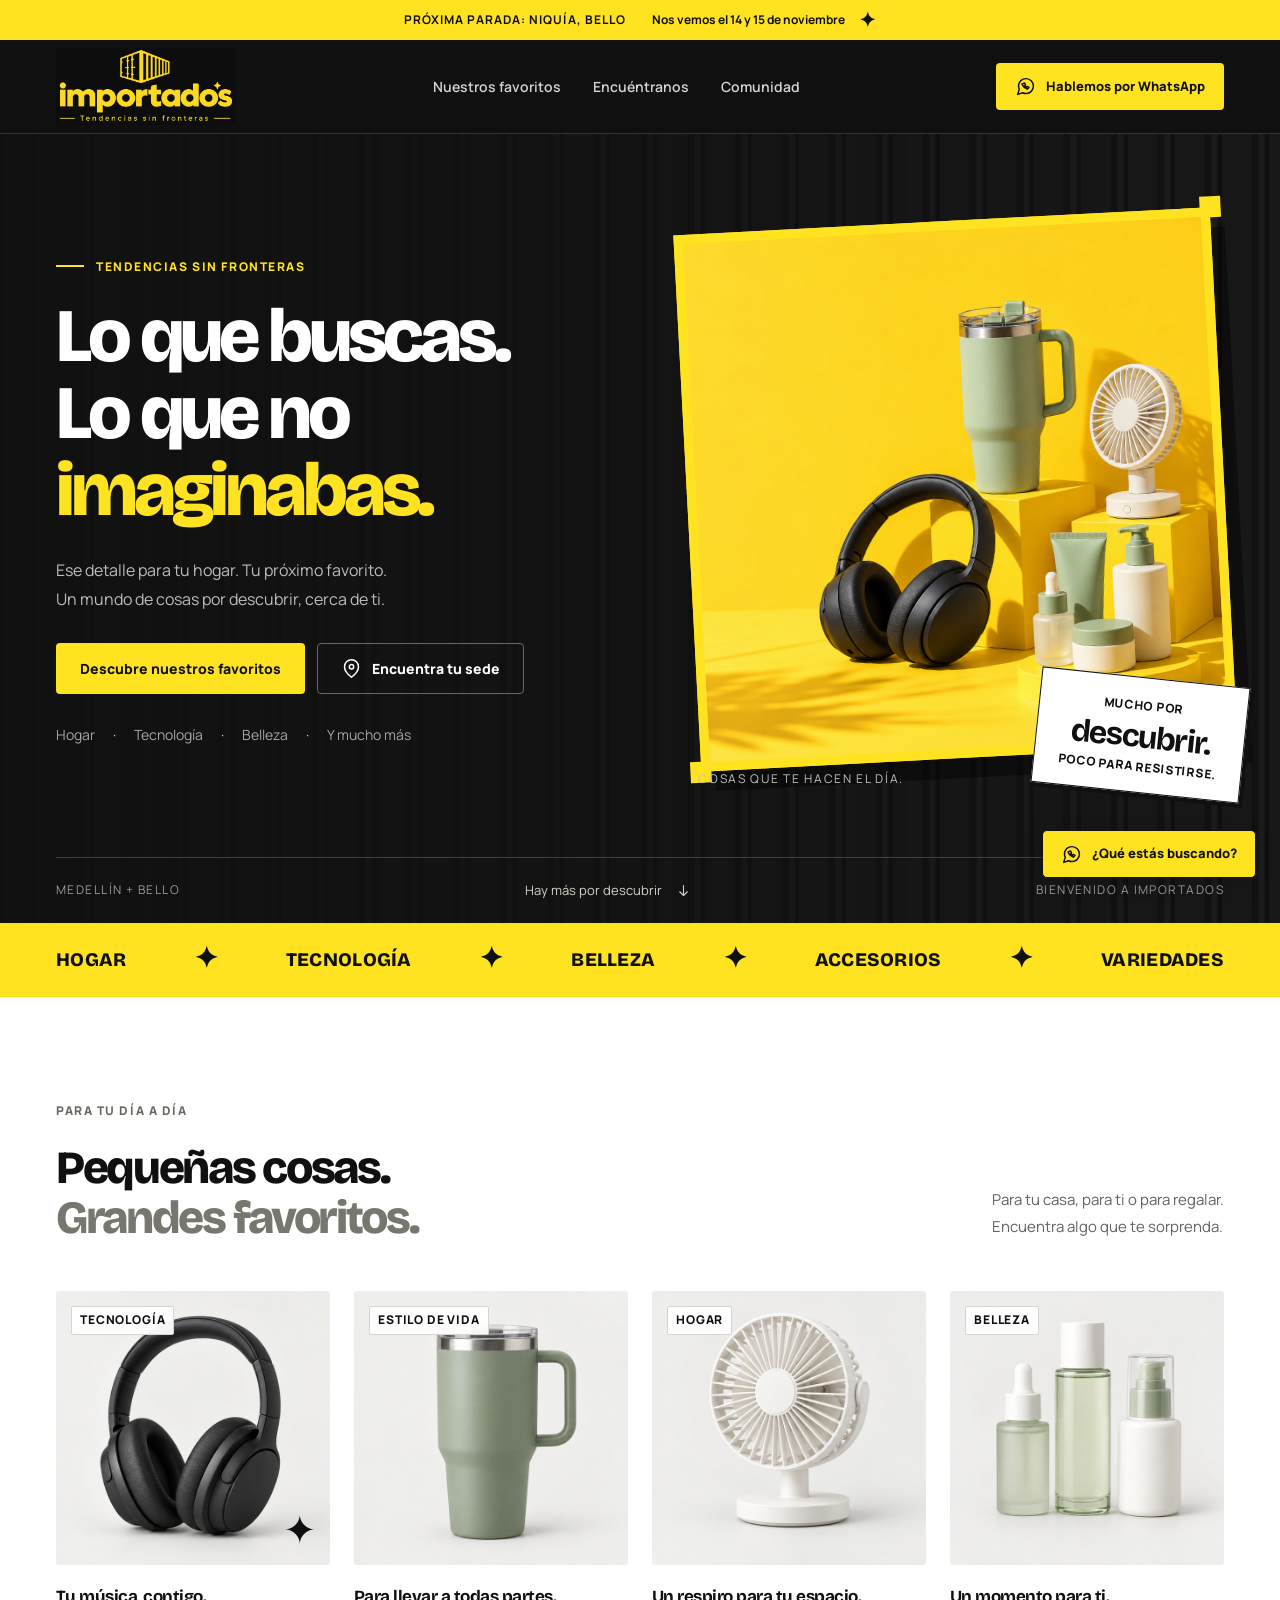
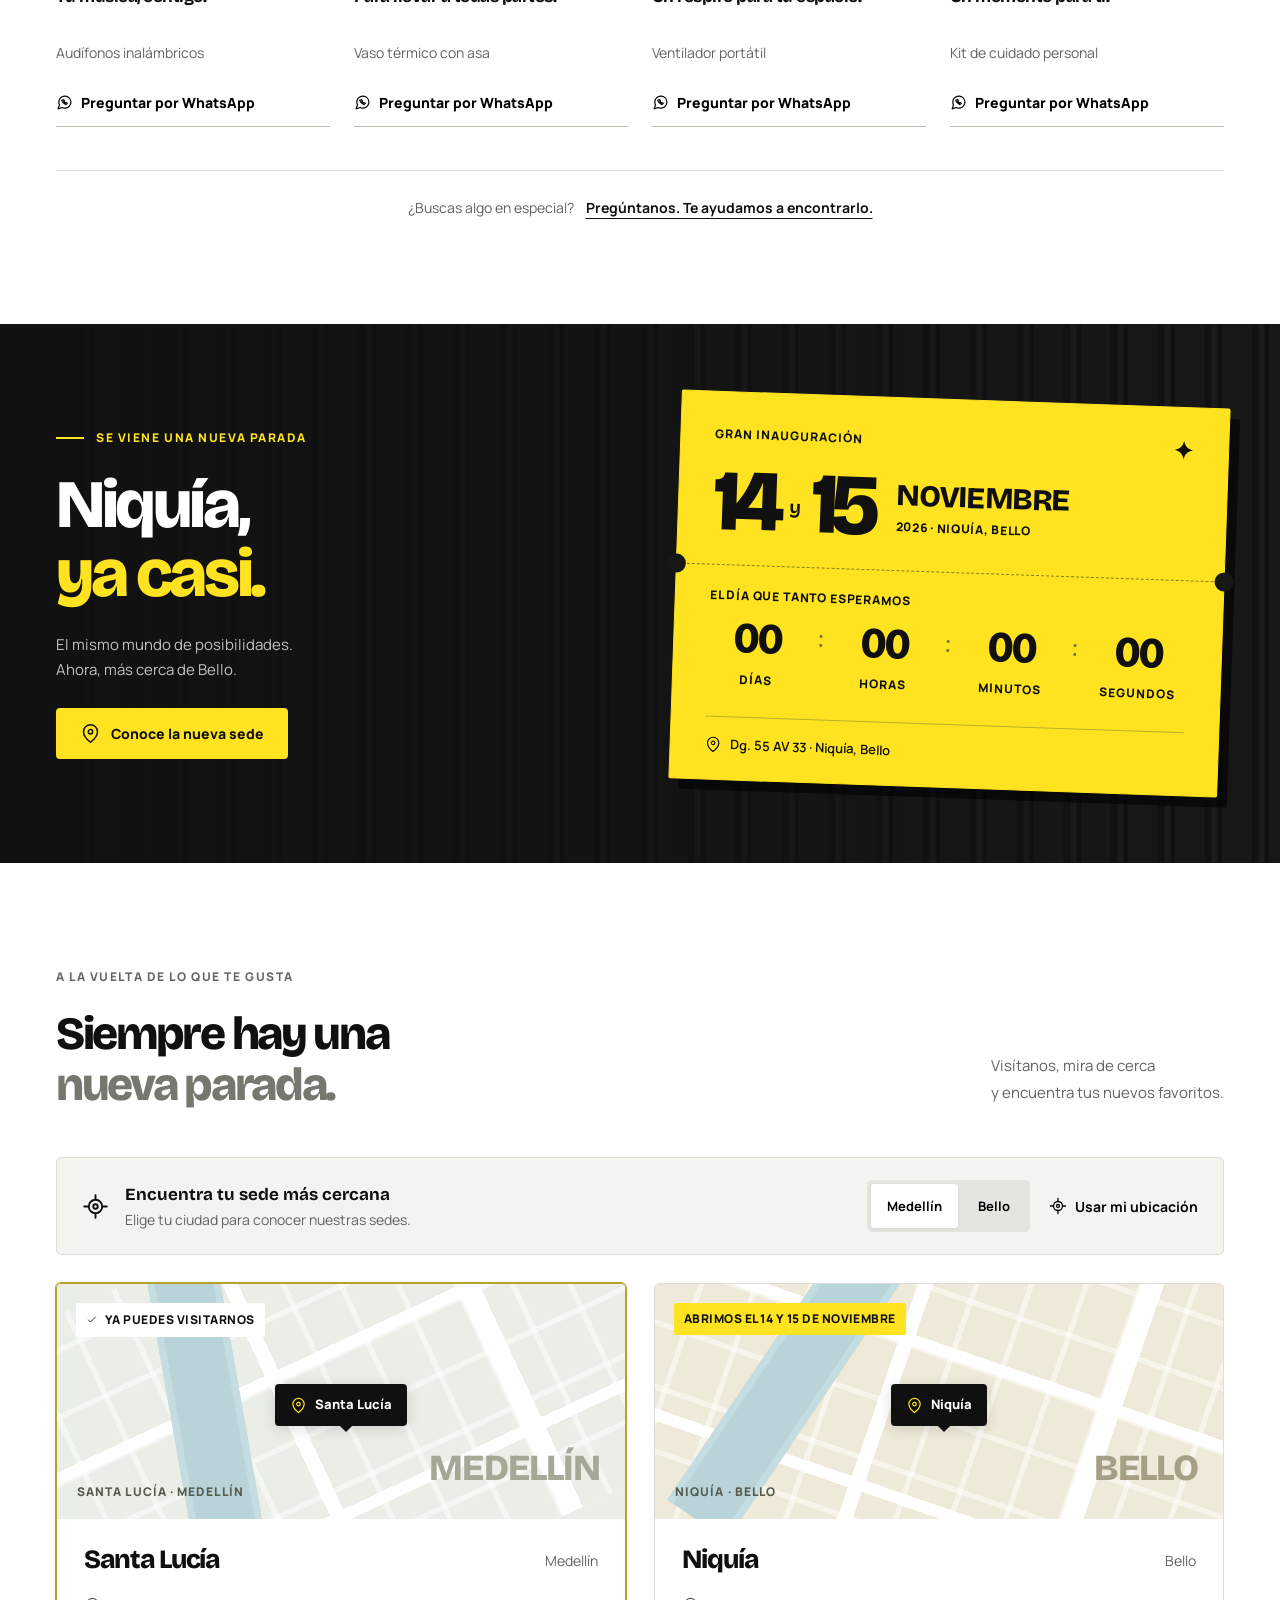
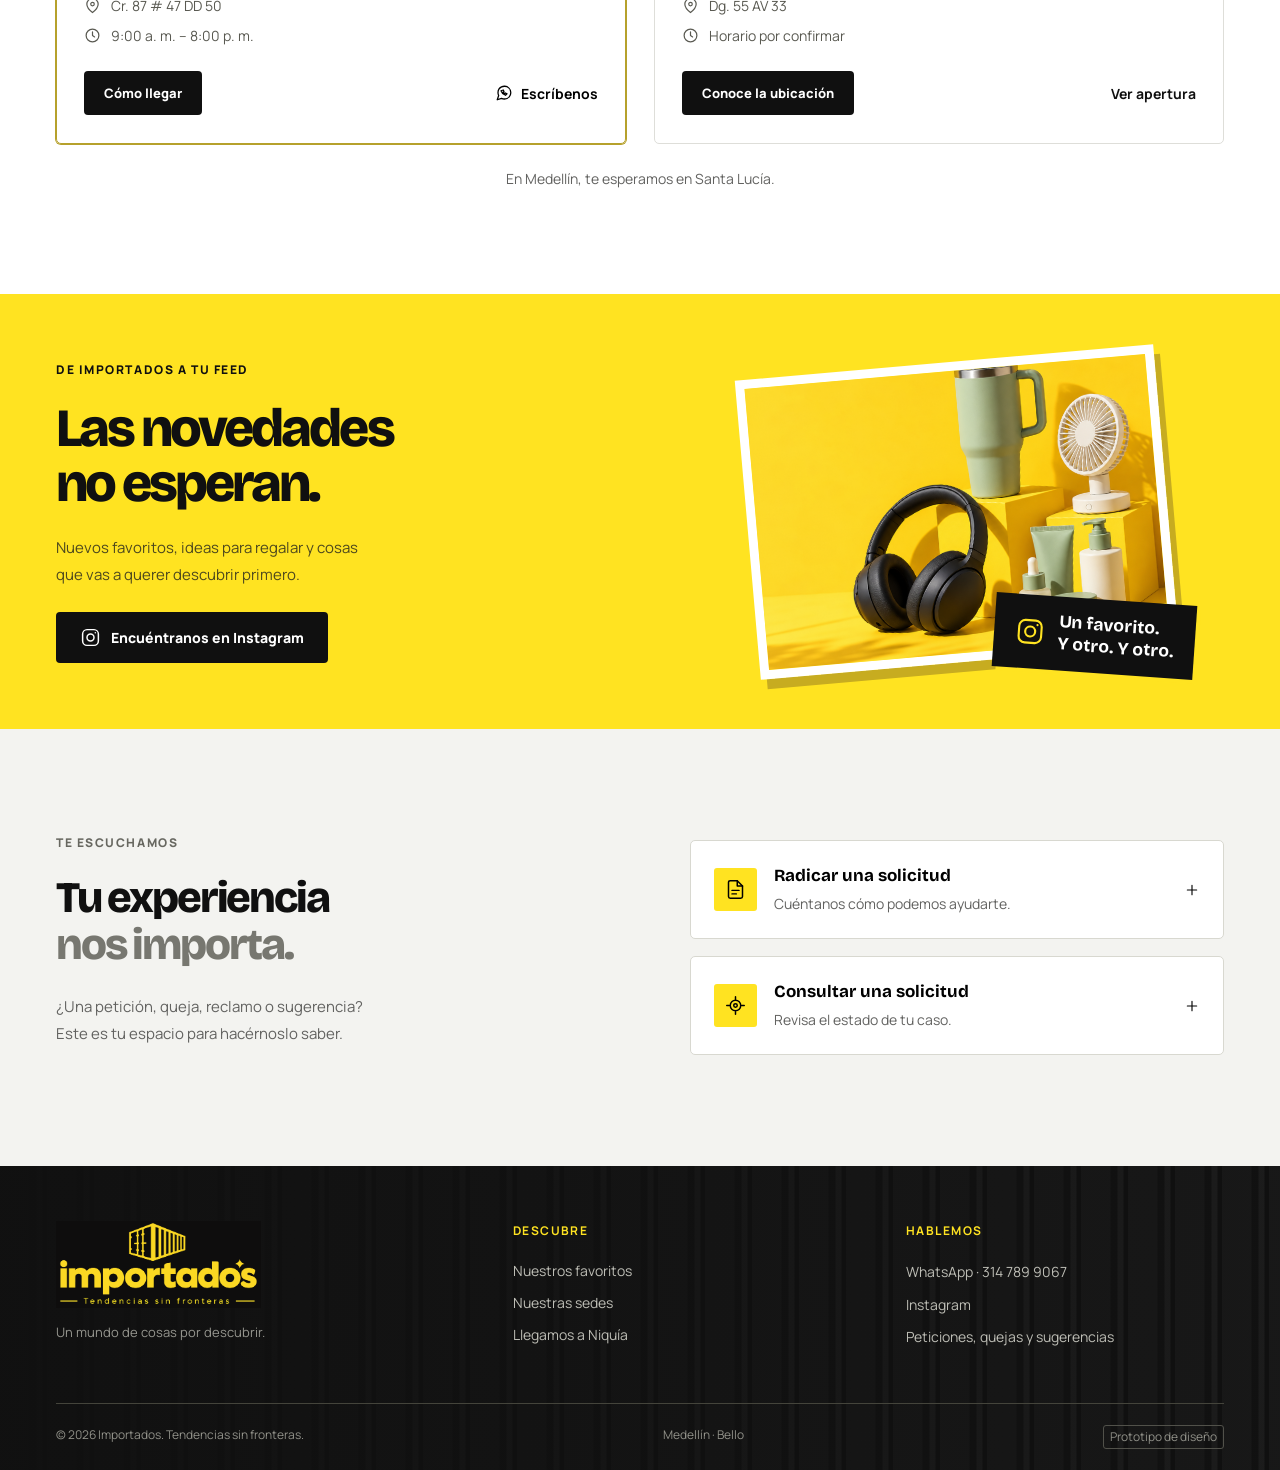
<file: landing/dist/index.html>
<!doctype html>
<html lang="es">
<head>
  <meta charset="utf-8">
  <meta name="viewport" content="width=device-width, initial-scale=1">
  <meta name="theme-color" content="#101010">
  <meta name="description" content="Importados. Tendencias sin fronteras. Variedades, tecnología y hogar en Santa Lucía, Medellín. Próximamente en Niquía, Bello.">
  <title>Importados — Tendencias sin fronteras</title>
  <link rel="icon" type="image/svg+xml" href="data:image/svg+xml,%3Csvg xmlns='http://www.w3.org/2000/svg' viewBox='0 0 32 32'%3E%3Crect width='32' height='32' rx='4' fill='%23ffe321'/%3E%3Cpath d='M8 9h16v16H8z' fill='none' stroke='%23101010' stroke-width='3'/%3E%3Cpath d='M13 10v14m6-14v14' stroke='%23101010' stroke-width='2'/%3E%3C/svg%3E">
  <link rel="preconnect" href="https://fonts.googleapis.com">
  <link rel="preconnect" href="https://fonts.gstatic.com" crossorigin>
  <link href="https://fonts.googleapis.com/css2?family=Bricolage+Grotesque:opsz,wght@12..96,400;12..96,500;12..96,600;12..96,700;12..96,800&family=Manrope:wght@400;500;600;700;800&display=swap" rel="stylesheet">
  <link rel="stylesheet" href="styles.css">
  <script src="app.js" defer></script>
</head>
<body>
  <a class="skip-link" href="#contenido">Saltar al contenido</a>
  <div class="announcement"><span>PRÓXIMA PARADA: NIQUÍA, BELLO</span><a href="#apertura">Nos vemos el 14 y 15 de noviembre <span class="announcement-star" aria-hidden="true">✦</span></a></div>
  <header class="site-header">
    <div class="shell header-inner">
      <a class="brand" href="#inicio" aria-label="Importados, inicio"><svg viewBox="250 190 1200 510" role="img" aria-label="Importados, Tendencias sin fronteras"><image href="assets/logo.png" width="1676" height="939"/></svg></a>
      <nav class="desktop-nav" aria-label="Navegación principal"><a href="#productos">Nuestros favoritos</a><a href="#sedes">Encuéntranos</a><a href="#comunidad">Comunidad</a></nav>
      <button class="button button-yellow header-contact" data-demo="whatsapp"><svg class="icon" aria-hidden="true"><use href="#i-chat"/></svg>Hablemos por WhatsApp</button>
      <button class="menu-toggle icon-button" aria-label="Abrir menú" aria-expanded="false" aria-controls="mobile-nav"><svg class="icon" aria-hidden="true"><use href="#i-menu"/></svg></button>
    </div>
    <nav id="mobile-nav" class="mobile-nav" aria-label="Navegación móvil" hidden><a href="#productos">Nuestros favoritos</a><a href="#sedes">Encuéntranos</a><a href="#comunidad">Comunidad</a><a href="#pqrs">PQRS</a></nav>
  </header>
  <main id="contenido">
    <section id="inicio" class="hero corrugated">
      <div class="shell hero-grid">
        <div class="hero-copy">
          <p class="eyebrow"><span class="small-line"></span>TENDENCIAS SIN FRONTERAS</p>
          <h1>Lo que buscas.<br>Lo que no<br><span>imaginabas.</span></h1>
          <p class="hero-description">Ese detalle para tu hogar. Tu próximo favorito.<br>Un mundo de cosas por descubrir, cerca de ti.</p>
          <div class="hero-actions"><a class="button button-yellow" href="#productos">Descubre nuestros favoritos</a><a class="button button-outline" href="#sedes"><svg class="icon" aria-hidden="true"><use href="#i-pin"/></svg>Encuentra tu sede</a></div>
          <div class="hero-footnote"><span>Hogar</span><span>Tecnología</span><span>Belleza</span><span>Y mucho más</span></div>
        </div>
        <div class="hero-art">
          <div class="hero-frame"><div class="hero-photo"><img src="assets/hero.png" alt="Audífonos, vaso térmico, ventilador y productos de cuidado personal sobre una composición amarilla" width="1254" height="1254" fetchpriority="high"></div><span class="frame-corner corner-top" aria-hidden="true"></span><span class="frame-corner corner-bottom" aria-hidden="true"></span></div>
          <div class="hero-sticker"><span>MUCHO POR</span><strong>descubrir.</strong><span>POCO PARA RESISTIRSE.</span></div>
          <span class="hero-art-caption">COSAS QUE TE HACEN EL DÍA.</span>
        </div>
      </div>
      <div class="shell hero-bottom"><span>MEDELLÍN + BELLO</span><a href="#productos">Hay más por descubrir <svg class="icon" aria-hidden="true"><use href="#i-down"/></svg></a><span>BIENVENIDO A IMPORTADOS</span></div>
    </section>
    <div class="category-ribbon" aria-label="Categorías de productos"><div class="ribbon-content"><span>HOGAR</span><span class="ribbon-star" aria-hidden="true">✦</span><span>TECNOLOGÍA</span><span class="ribbon-star" aria-hidden="true">✦</span><span>BELLEZA</span><span class="ribbon-star" aria-hidden="true">✦</span><span>ACCESORIOS</span><span class="ribbon-star" aria-hidden="true">✦</span><span>VARIEDADES</span></div></div>
    <section id="productos" class="products section-space">
      <div class="shell">
        <div class="section-heading reveal"><div><p class="eyebrow">PARA TU DÍA A DÍA</p><h2>Pequeñas cosas.<br><span>Grandes favoritos.</span></h2></div><p>Para tu casa, para ti o para regalar.<br>Encuentra algo que te sorprenda.</p></div>
        <div class="product-grid">
          <article class="product-card reveal"><div class="product-image product-one" role="img" aria-label="Audífonos negros de diadema"><span class="product-label">TECNOLOGÍA</span><span class="product-spark" aria-hidden="true">✦</span></div><div class="product-info"><h3>Tu música, contigo.</h3><p>Audífonos inalámbricos</p><button class="product-link" data-demo="whatsapp"><svg class="icon" aria-hidden="true"><use href="#i-chat"/></svg>Preguntar por WhatsApp</button></div></article>
          <article class="product-card reveal"><div class="product-image product-two" role="img" aria-label="Vaso térmico verde con asa"><span class="product-label">ESTILO DE VIDA</span></div><div class="product-info"><h3>Para llevar a todas partes.</h3><p>Vaso térmico con asa</p><button class="product-link" data-demo="whatsapp"><svg class="icon" aria-hidden="true"><use href="#i-chat"/></svg>Preguntar por WhatsApp</button></div></article>
          <article class="product-card reveal"><div class="product-image product-three" role="img" aria-label="Ventilador de escritorio compacto blanco"><span class="product-label">HOGAR</span></div><div class="product-info"><h3>Un respiro para tu espacio.</h3><p>Ventilador portátil</p><button class="product-link" data-demo="whatsapp"><svg class="icon" aria-hidden="true"><use href="#i-chat"/></svg>Preguntar por WhatsApp</button></div></article>
          <article class="product-card reveal"><div class="product-image product-four" role="img" aria-label="Kit de cuidado personal con frascos blancos y verdes"><span class="product-label">BELLEZA</span></div><div class="product-info"><h3>Un momento para ti.</h3><p>Kit de cuidado personal</p><button class="product-link" data-demo="whatsapp"><svg class="icon" aria-hidden="true"><use href="#i-chat"/></svg>Preguntar por WhatsApp</button></div></article>
        </div>
        <div class="products-note reveal"><span>¿Buscas algo en especial?</span><button class="text-button" data-demo="whatsapp">Pregúntanos. Te ayudamos a encontrarlo.</button></div>
      </div>
    </section>
    <section id="apertura" class="opening corrugated">
      <div class="shell opening-grid">
        <div class="opening-copy reveal"><p class="eyebrow"><span class="small-line"></span>SE VIENE UNA NUEVA PARADA</p><h2>Niquía,<br><span>ya casi.</span></h2><p>El mismo mundo de posibilidades.<br>Ahora, más cerca de Bello.</p><a class="button button-yellow" href="#sede-niquia"><svg class="icon" aria-hidden="true"><use href="#i-pin"/></svg>Conoce la nueva sede</a></div>
        <div class="opening-ticket reveal"><div class="ticket-top"><span>GRAN INAUGURACIÓN</span><span aria-hidden="true">✦</span></div><div class="ticket-date"><strong>14<span>y</span>15</strong><div><span>NOVIEMBRE</span><span>2026 · NIQUÍA, BELLO</span></div></div><div class="ticket-rule"></div><p class="countdown-label">FALTA POCO PARA ABRIR LAS PUERTAS</p><div class="countdown" aria-label="Tiempo hasta el 14 de noviembre de 2026"><div><strong id="count-days">38</strong><span>DÍAS</span></div><span class="count-separator" aria-hidden="true">:</span><div><strong id="count-hours">00</strong><span>HORAS</span></div><span class="count-separator" aria-hidden="true">:</span><div><strong id="count-minutes">00</strong><span>MINUTOS</span></div><span class="count-separator" aria-hidden="true">:</span><div><strong id="count-seconds">00</strong><span>SEGUNDOS</span></div></div><div class="ticket-bottom"><svg class="icon" aria-hidden="true"><use href="#i-pin"/></svg>Dg. 55 AV 33 · Niquía, Bello</div></div>
      </div>
    </section>
    <section id="sedes" class="locations section-space">
      <div class="shell">
        <div class="section-heading reveal"><div><p class="eyebrow">A LA VUELTA DE LO QUE TE GUSTA</p><h2>Siempre hay una<br><span>nueva parada.</span></h2></div><p>Visítanos, mira de cerca<br>y encuentra tus nuevos favoritos.</p></div>
        <div class="location-finder reveal"><div class="finder-title"><svg class="icon" aria-hidden="true"><use href="#i-target"/></svg><div><strong>Encuentra tu sede más cercana</strong><span>Elige tu ciudad para conocer nuestras sedes.</span></div></div><div class="finder-controls"><div class="city-control" role="group" aria-label="Ciudad de la sede"><button data-city="medellin" aria-pressed="true">Medellín</button><button data-city="bello" aria-pressed="false">Bello</button></div><button class="location-button" data-demo="location"><svg class="icon" aria-hidden="true"><use href="#i-target"/></svg>Usar mi ubicación</button></div></div>
        <div class="location-grid">
          <article id="sede-santa-lucia" class="location-card active-location reveal"><div class="location-visual lucia-visual"><div class="location-map-lines" aria-hidden="true"></div><span class="map-city">MEDELLÍN</span><div class="map-pin"><svg class="icon" aria-hidden="true"><use href="#i-pin"/></svg><span>Santa Lucía</span></div><span class="location-state"><svg class="icon" aria-hidden="true"><use href="#i-check"/></svg>YA PUEDES VISITARNOS</span><span class="map-caption">SANTA LUCÍA · MEDELLÍN</span></div><div class="location-info"><div class="location-card-title"><h3>Santa Lucía</h3><span>Medellín</span></div><p><svg class="icon" aria-hidden="true"><use href="#i-pin"/></svg>Cr. 87 # 47 DD 50</p><p><svg class="icon" aria-hidden="true"><use href="#i-clock"/></svg>9:00 a. m. – 8:00 p. m.</p><div class="location-actions"><button class="button button-dark" data-demo="maps">Cómo llegar</button><button class="location-chat" data-demo="whatsapp" aria-label="Preguntar por Santa Lucía por WhatsApp"><svg class="icon" aria-hidden="true"><use href="#i-chat"/></svg>Escríbenos</button></div></div></article>
          <article id="sede-niquia" class="location-card reveal"><div class="location-visual niquia-visual"><div class="location-map-lines" aria-hidden="true"></div><span class="map-city">BELLO</span><div class="map-pin"><svg class="icon" aria-hidden="true"><use href="#i-pin"/></svg><span>Niquía</span></div><span class="location-state opening-state">ABRIMOS EL 14 Y 15 DE NOVIEMBRE</span><span class="map-caption">NIQUÍA · BELLO</span></div><div class="location-info"><div class="location-card-title"><h3>Niquía</h3><span>Bello</span></div><p><svg class="icon" aria-hidden="true"><use href="#i-pin"/></svg>Dg. 55 AV 33</p><p><svg class="icon" aria-hidden="true"><use href="#i-clock"/></svg>Horario por confirmar</p><div class="location-actions"><button class="button button-dark" data-demo="maps">Conoce la ubicación</button><a class="location-chat" href="#apertura">Ver apertura</a></div></div></article>
        </div>
        <p id="city-result" class="city-result" aria-live="polite">En Medellín, te esperamos en Santa Lucía.</p>
      </div>
    </section>
    <section id="comunidad" class="community">
      <div class="shell community-grid">
        <div class="community-copy reveal"><p class="eyebrow">DE IMPORTADOS A TU FEED</p><h2>Las novedades<br><span>no esperan.</span></h2><p>Nuevos favoritos, ideas para regalar y cosas<br>que vas a querer descubrir primero.</p><button class="button button-dark" data-demo="instagram"><svg class="icon" aria-hidden="true"><use href="#i-instagram"/></svg>Encuéntranos en Instagram</button></div>
        <div class="community-art reveal"><div class="social-photo"><img src="assets/hero.png" alt="Una selección de productos para el hogar y el día a día" loading="lazy" width="1254" height="1254"></div><div class="social-tag"><svg class="icon" aria-hidden="true"><use href="#i-instagram"/></svg><span>Un favorito.<br>Y otro. Y otro.</span></div></div>
      </div>
    </section>
    <section id="pqrs" class="pqrs section-space">
      <div class="shell pqrs-grid"><div class="pqrs-copy reveal"><p class="eyebrow">TE ESCUCHAMOS</p><h2>Tu experiencia<br><span>nos importa.</span></h2><p>¿Una petición, queja, reclamo o sugerencia?<br>Este es tu espacio para hacérnoslo saber.</p></div><div class="pqrs-options reveal"><button class="pqrs-option" data-pqrs="radicar"><div class="pqrs-icon"><svg class="icon" aria-hidden="true"><use href="#i-file"/></svg></div><div><strong>Radicar una solicitud</strong><span>Cuéntanos cómo podemos ayudarte.</span></div><svg class="icon" aria-hidden="true"><use href="#i-plus"/></svg></button><button class="pqrs-option" data-pqrs="consultar"><div class="pqrs-icon"><svg class="icon" aria-hidden="true"><use href="#i-target"/></svg></div><div><strong>Consultar una solicitud</strong><span>Revisa el estado de tu caso.</span></div><svg class="icon" aria-hidden="true"><use href="#i-plus"/></svg></button></div></div>
    </section>
    <footer class="site-footer corrugated"><div class="shell footer-main"><div class="footer-brand"><a class="brand" href="#inicio" aria-label="Importados, volver al inicio"><svg viewBox="250 190 1200 510" role="img" aria-label="Importados, Tendencias sin fronteras"><image href="assets/logo.png" width="1676" height="939"/></svg></a><p>Un mundo de cosas por descubrir.</p></div><div class="footer-links"><strong>DESCUBRE</strong><a href="#productos">Nuestros favoritos</a><a href="#sedes">Nuestras sedes</a><a href="#apertura">Llegamos a Niquía</a></div><div class="footer-links"><strong>HABLEMOS</strong><button data-demo="whatsapp">WhatsApp · 314 789 9067</button><button data-demo="instagram">Instagram</button><a href="#pqrs">Peticiones, quejas y sugerencias</a></div></div><div class="shell footer-bottom"><span>© 2026 Importados. Tendencias sin fronteras.</span><span>Medellín · Bello</span><span class="prototype-label">Prototipo de diseño</span></div></footer>
  </main>
  <svg class="svg-sprite" xmlns="http://www.w3.org/2000/svg" aria-hidden="true"><symbol id="i-chat" viewBox="0 0 24 24"><path d="M21 11.5a8.4 8.4 0 0 1-.9 3.8 8.5 8.5 0 0 1-7.6 4.7 8.4 8.4 0 0 1-3.8-.9L3 21l1.9-5.7a8.4 8.4 0 0 1-.9-3.8 8.5 8.5 0 0 1 4.7-7.6 8.4 8.4 0 0 1 3.8-.9h.5a8.5 8.5 0 0 1 8 8v.5Z"/><path d="M8 9c1 3 3 5 6 6l2-2-2-1-1 1-2-2 1-1-1-2-3 1Z"/></symbol><symbol id="i-pin" viewBox="0 0 24 24"><path d="M20 10c0 6-8 12-8 12S4 16 4 10a8 8 0 1 1 16 0Z"/><circle cx="12" cy="10" r="2.5"/></symbol><symbol id="i-down" viewBox="0 0 24 24"><path d="M12 4v16m-6-6 6 6 6-6"/></symbol><symbol id="i-menu" viewBox="0 0 24 24"><path d="M4 7h16M4 12h16M4 17h16"/></symbol><symbol id="i-close" viewBox="0 0 24 24"><path d="m6 6 12 12M6 18 18 6"/></symbol><symbol id="i-instagram" viewBox="0 0 24 24"><rect x="3" y="3" width="18" height="18" rx="5"/><circle cx="12" cy="12" r="4"/><path d="M17.5 6.5h.01"/></symbol><symbol id="i-clock" viewBox="0 0 24 24"><circle cx="12" cy="12" r="9"/><path d="M12 7v5l3 2"/></symbol><symbol id="i-target" viewBox="0 0 24 24"><circle cx="12" cy="12" r="6"/><circle cx="12" cy="12" r="2"/><path d="M12 2v3m0 14v3M2 12h3m14 0h3"/></symbol><symbol id="i-plus" viewBox="0 0 24 24"><path d="M12 5v14M5 12h14"/></symbol><symbol id="i-check" viewBox="0 0 24 24"><path d="m5 12 4 4L19 6"/></symbol><symbol id="i-file" viewBox="0 0 24 24"><path d="M14 2H6a2 2 0 0 0-2 2v16a2 2 0 0 0 2 2h12a2 2 0 0 0 2-2V8Z"/><path d="M14 2v6h6M8 13h8M8 17h5"/></symbol></svg>
  <button class="floating-whatsapp" data-demo="whatsapp" aria-label="Hablar con Importados por WhatsApp"><svg class="icon" aria-hidden="true"><use href="#i-chat"/></svg><span>¿Qué estás buscando?</span></button>
  <dialog class="pqrs-dialog" aria-labelledby="pqrs-dialog-title"><div class="dialog-head"><span>PQRS · IMPORTADOS</span><button class="icon-button dialog-close" aria-label="Cerrar formulario"><svg class="icon" aria-hidden="true"><use href="#i-close"/></svg></button></div><h2 id="pqrs-dialog-title">Radicar una solicitud</h2><p class="dialog-demo-note">Vista de prototipo. Los datos no se envían ni se guardan.</p><form id="pqrs-form"><div class="radicar-fields"><label>Nombre completo<input name="nombre" autocomplete="off" placeholder="Tu nombre"></label><label>Correo electrónico<input name="correo" type="email" autocomplete="off" placeholder="nombre@correo.com"></label><div class="form-grid"><label>Sede<select name="sede"><option>Santa Lucía</option><option>Niquía</option></select></label><label>Tipo de solicitud<select name="tipo"><option>Petición</option><option>Queja</option><option>Reclamo</option><option>Sugerencia</option></select></label></div><label>Cuéntanos qué ocurrió<textarea name="mensaje" rows="3" placeholder="Escribe tu solicitud"></textarea></label></div><div class="consultar-fields" hidden><label>Número de radicado<input name="radicado" autocomplete="off" placeholder="Ej. IMP-000001"></label></div><p class="form-demo-feedback" role="status" hidden>Esta es una demostración del formulario. No se ha enviado ni consultado ninguna solicitud.</p><button class="button button-yellow dialog-submit" type="submit">Enviar solicitud</button></form></dialog>
  <div class="demo-toast" role="status" hidden><p></p><button class="icon-button" aria-label="Cerrar aviso"><svg class="icon" aria-hidden="true"><use href="#i-close"/></svg></button></div>
</body>
</html>
</file>
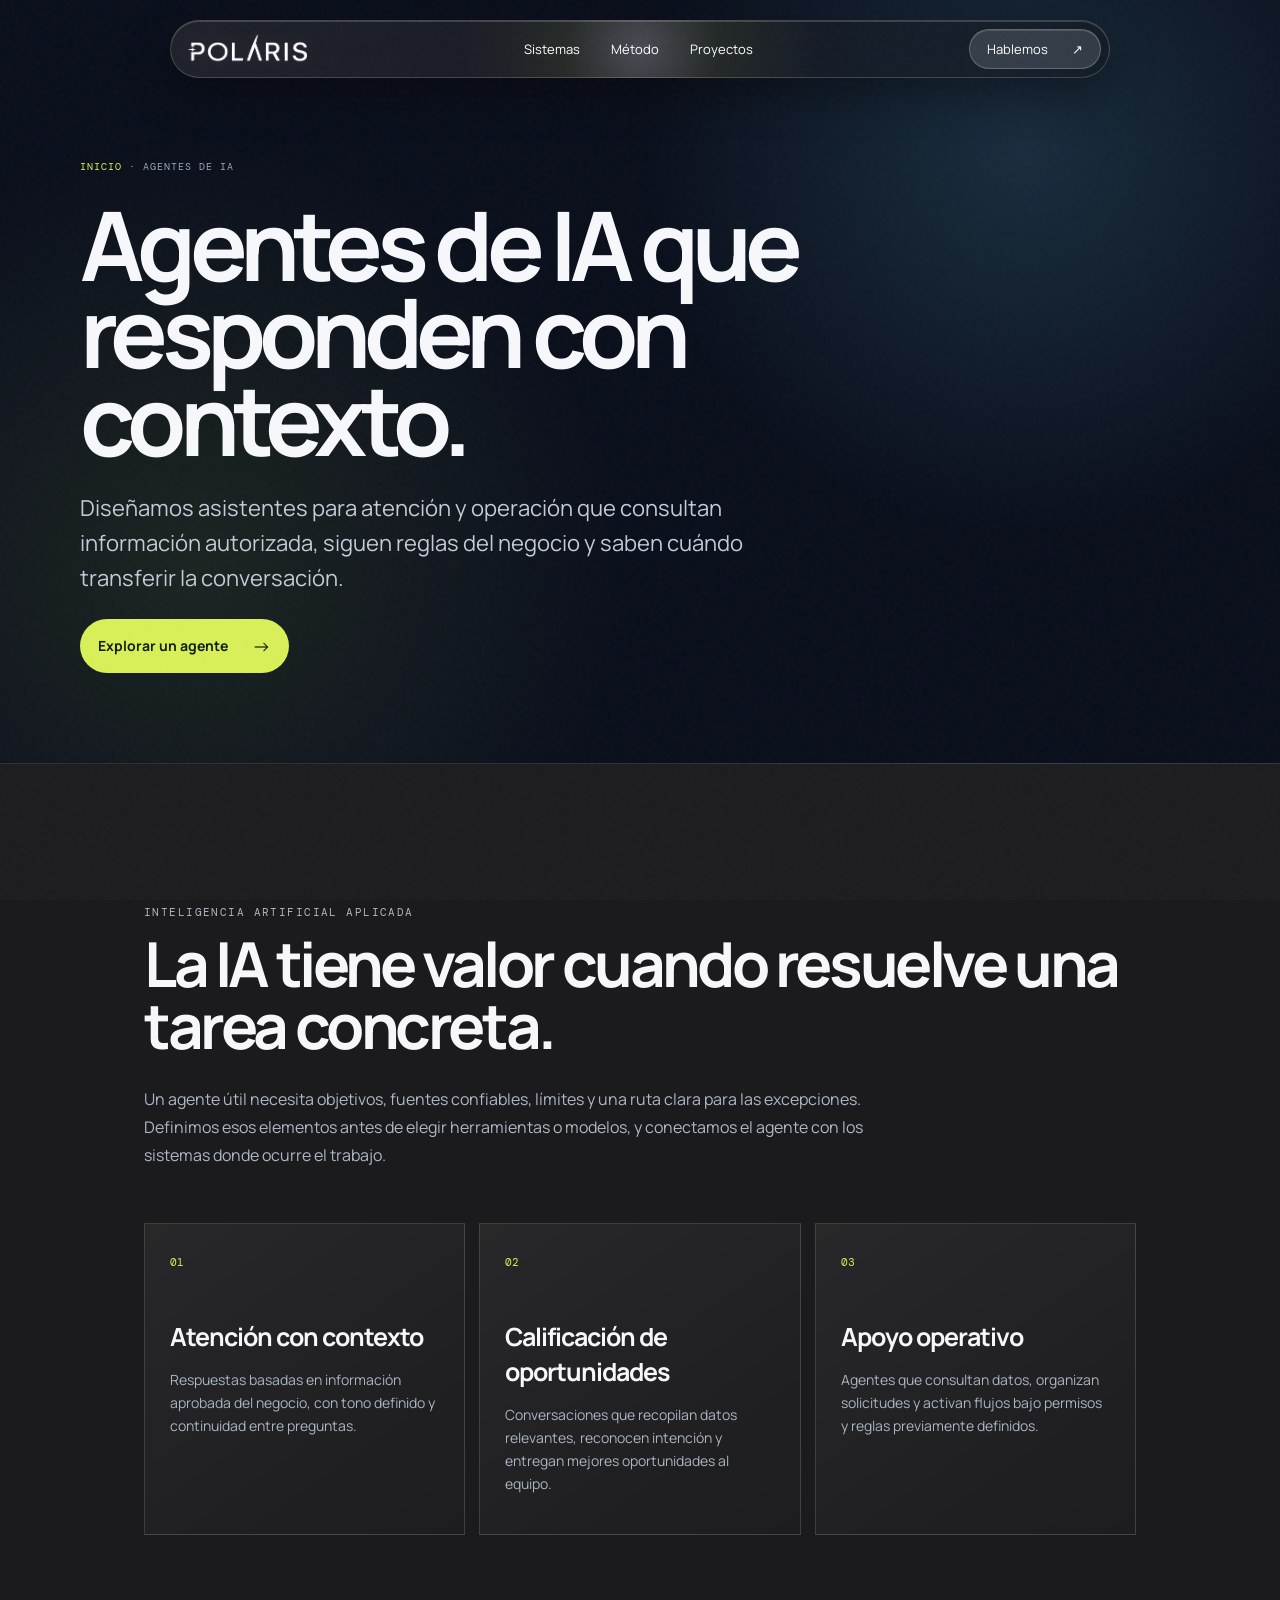
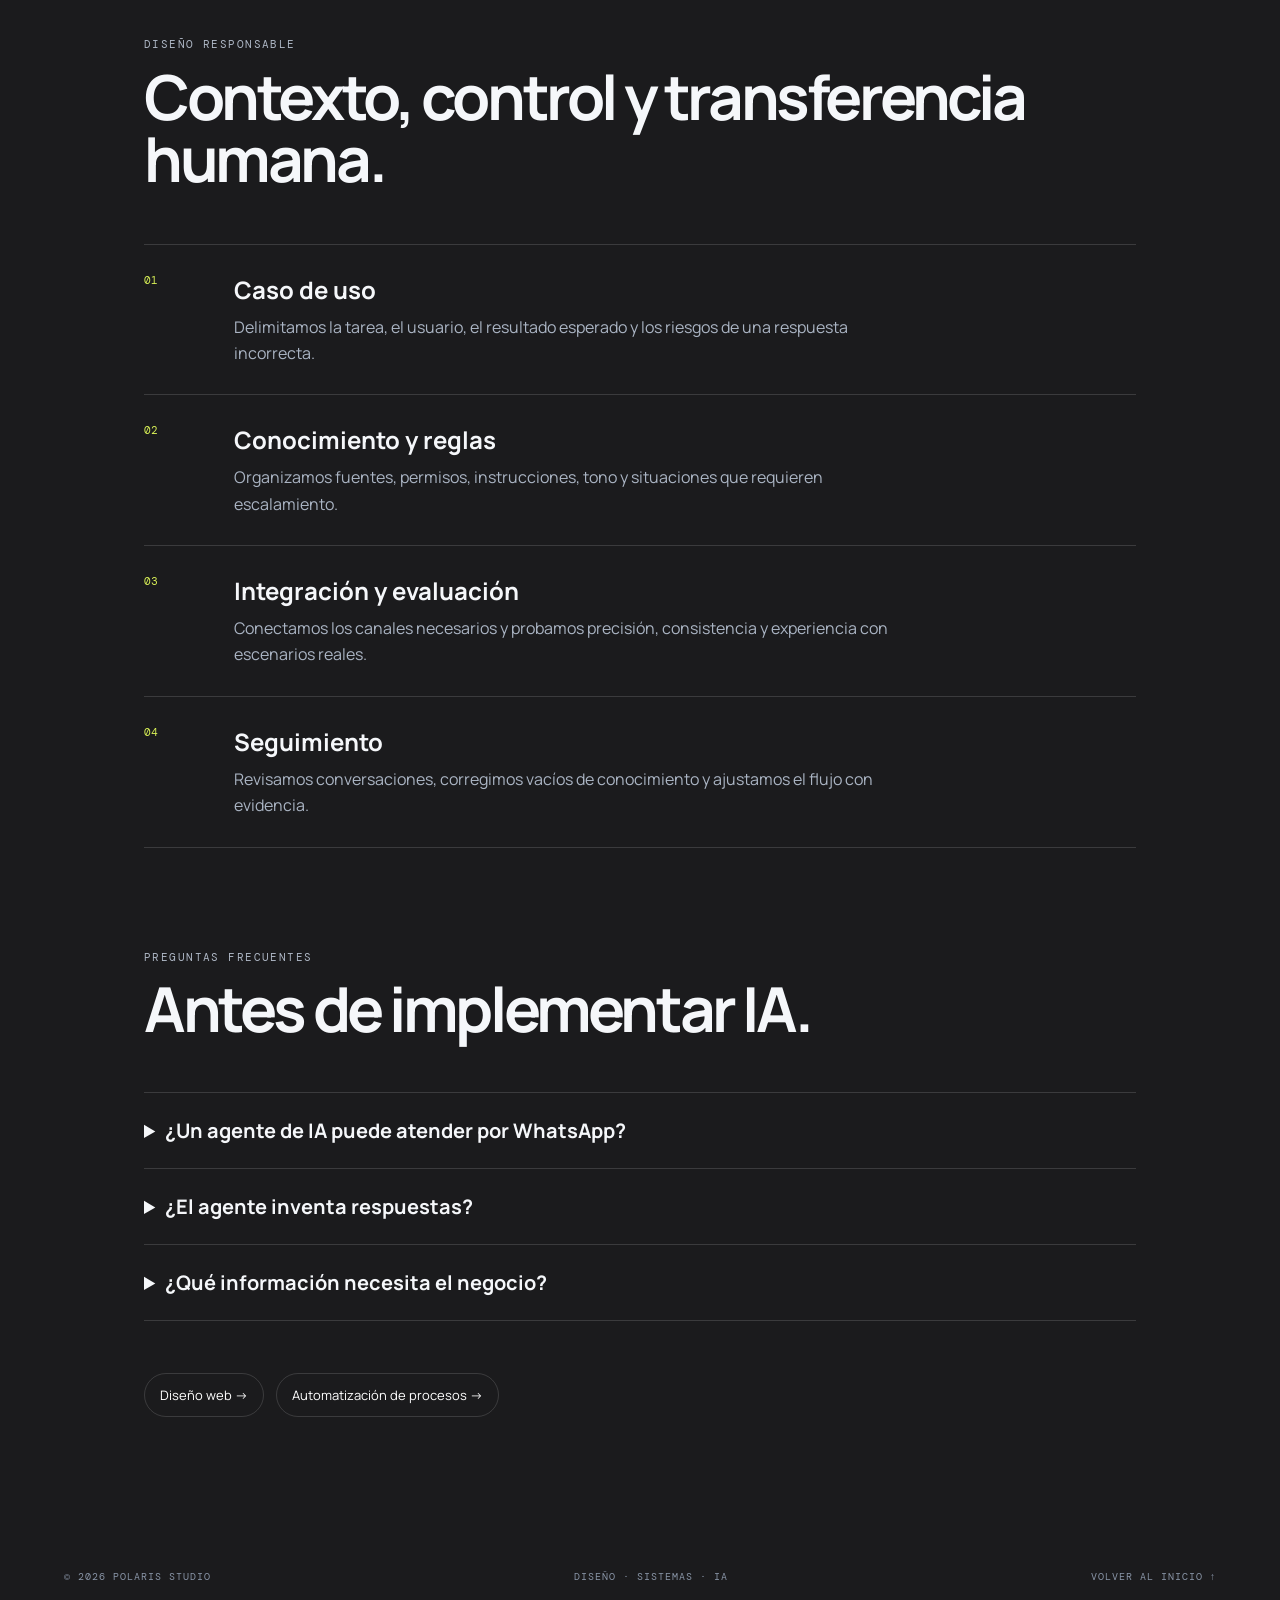
<file: servicios/agentes-ia/index.html>
<!doctype html>
<html lang="es-CO"><head>
  <meta charset="utf-8" /><meta name="viewport" content="width=device-width, initial-scale=1" />
  <title>Agentes de inteligencia artificial en Colombia | Polaris</title>
  <meta name="description" content="Agentes de inteligencia artificial para empresas en Colombia: atención, clasificación y flujos operativos con contexto e intervención humana." />
  <meta name="robots" content="index, follow, max-image-preview:large, max-snippet:-1" /><meta name="theme-color" content="#070b16" />
  <link rel="canonical" href="https://www.polaris-studio.tech/servicios/agentes-ia/" /><link rel="alternate" hreflang="es-CO" href="https://www.polaris-studio.tech/servicios/agentes-ia/" /><link rel="icon" type="image/png" href="/polaris-logo-white.png" />
  <meta property="og:type" content="website" /><meta property="og:locale" content="es_CO" /><meta property="og:site_name" content="Polaris Studio" /><meta property="og:title" content="Agentes de inteligencia artificial en Colombia | Polaris Studio" /><meta property="og:description" content="Agentes de IA con contexto, límites claros e intervención humana." /><meta property="og:url" content="https://www.polaris-studio.tech/servicios/agentes-ia/" /><meta property="og:image" content="https://www.polaris-studio.tech/og-polaris-studio.png" /><meta name="twitter:card" content="summary_large_image" />
  <link rel="preconnect" href="https://fonts.googleapis.com" /><link rel="preconnect" href="https://fonts.gstatic.com" crossorigin /><link href="https://fonts.googleapis.com/css2?family=DM+Mono&family=Manrope:wght@400;500;600;700;800&display=swap" rel="stylesheet" /><link rel="stylesheet" href="/styles.css" />
  <script type="application/ld+json">{"@context":"https://schema.org","@graph":[{"@type":"Service","@id":"https://www.polaris-studio.tech/servicios/agentes-ia/#service","name":"Agentes de inteligencia artificial","serviceType":"Agentes de IA, asistentes conversacionales y automatización inteligente","description":"Diseño de agentes de inteligencia artificial para atención, clasificación de solicitudes y apoyo a procesos empresariales en Colombia.","provider":{"@type":"Organization","@id":"https://www.polaris-studio.tech/#organization","name":"Polaris Studio","url":"https://www.polaris-studio.tech/"},"areaServed":{"@type":"Country","name":"Colombia"}},{"@type":"BreadcrumbList","itemListElement":[{"@type":"ListItem","position":1,"name":"Inicio","item":"https://www.polaris-studio.tech/"},{"@type":"ListItem","position":2,"name":"Agentes de IA","item":"https://www.polaris-studio.tech/servicios/agentes-ia/"}]}]}</script>
</head><body><div class="noise" aria-hidden="true"></div>
  <header class="topbar scrolled"><div class="nav-pill"><a class="brand" href="/" aria-label="Polaris Studio, inicio"><img class="brand-logo brand-logo-full" src="/polaris-logo-white.png" alt="Polaris Studio" width="2076" height="540" /></a><nav class="desktop-nav" aria-label="Navegación principal"><a href="/#sistemas">Sistemas</a><a href="/#metodo">Método</a><a href="/#proyectos">Proyectos</a></nav><a class="top-cta" href="/#contacto">Hablemos <span>↗</span></a><button class="menu" aria-label="Abrir menú" aria-expanded="false"><i></i><i></i></button></div></header><nav class="mobile-nav" aria-label="Navegación móvil"><a href="/#sistemas">Sistemas</a><a href="/#metodo">Método</a><a href="/#proyectos">Proyectos</a><a href="/#contacto">Hablemos ↗</a></nav>
  <main class="service-detail"><section class="service-detail-hero"><div><p class="service-breadcrumb"><a href="/">Inicio</a> · Agentes de IA</p><h1>Agentes de IA que responden con contexto.</h1><p class="service-lead">Diseñamos asistentes para atención y operación que consultan información autorizada, siguen reglas del negocio y saben cuándo transferir la conversación.</p><a class="button primary" href="/#contacto">Explorar un agente <b>→</b></a></div></section>
    <section class="service-content"><p class="eyebrow">INTELIGENCIA ARTIFICIAL APLICADA</p><h2>La IA tiene valor cuando resuelve una tarea concreta.</h2><p>Un agente útil necesita objetivos, fuentes confiables, límites y una ruta clara para las excepciones. Definimos esos elementos antes de elegir herramientas o modelos, y conectamos el agente con los sistemas donde ocurre el trabajo.</p>
      <div class="service-feature-grid"><article class="service-feature"><span>01</span><h3>Atención con contexto</h3><p>Respuestas basadas en información aprobada del negocio, con tono definido y continuidad entre preguntas.</p></article><article class="service-feature"><span>02</span><h3>Calificación de oportunidades</h3><p>Conversaciones que recopilan datos relevantes, reconocen intención y entregan mejores oportunidades al equipo.</p></article><article class="service-feature"><span>03</span><h3>Apoyo operativo</h3><p>Agentes que consultan datos, organizan solicitudes y activan flujos bajo permisos y reglas previamente definidos.</p></article></div>
      <p class="eyebrow">DISEÑO RESPONSABLE</p><h2>Contexto, control y transferencia humana.</h2><div class="service-process"><article><span>01</span><div><h3>Caso de uso</h3><p>Delimitamos la tarea, el usuario, el resultado esperado y los riesgos de una respuesta incorrecta.</p></div></article><article><span>02</span><div><h3>Conocimiento y reglas</h3><p>Organizamos fuentes, permisos, instrucciones, tono y situaciones que requieren escalamiento.</p></div></article><article><span>03</span><div><h3>Integración y evaluación</h3><p>Conectamos los canales necesarios y probamos precisión, consistencia y experiencia con escenarios reales.</p></div></article><article><span>04</span><div><h3>Seguimiento</h3><p>Revisamos conversaciones, corregimos vacíos de conocimiento y ajustamos el flujo con evidencia.</p></div></article></div>
      <p class="eyebrow">PREGUNTAS FRECUENTES</p><h2>Antes de implementar IA.</h2><div class="service-faq"><details><summary>¿Un agente de IA puede atender por WhatsApp?</summary><p>Sí, cuando la integración, las políticas del canal y el caso de uso lo permiten. Diseñamos también la transferencia hacia una persona para conversaciones sensibles o excepcionales.</p></details><details><summary>¿El agente inventa respuestas?</summary><p>Ningún modelo es infalible. Reducimos el riesgo limitando fuentes, definiendo reglas, evaluando respuestas y estableciendo rutas seguras cuando no existe información suficiente.</p></details><details><summary>¿Qué información necesita el negocio?</summary><p>Depende del caso: preguntas frecuentes, catálogo, políticas, criterios de calificación o documentación operativa. Primero revisamos la calidad y vigencia de esa información.</p></details></div>
      <div class="service-crosslinks"><a href="/servicios/diseno-web/">Diseño web →</a><a href="/servicios/automatizacion/">Automatización de procesos →</a></div>
    </section>
  </main><footer><span>© 2026 POLARIS STUDIO</span><span>DISEÑO · SISTEMAS · IA</span><a href="/">VOLVER AL INICIO ↑</a></footer><script src="/app.js"></script>
</body></html>
</file>
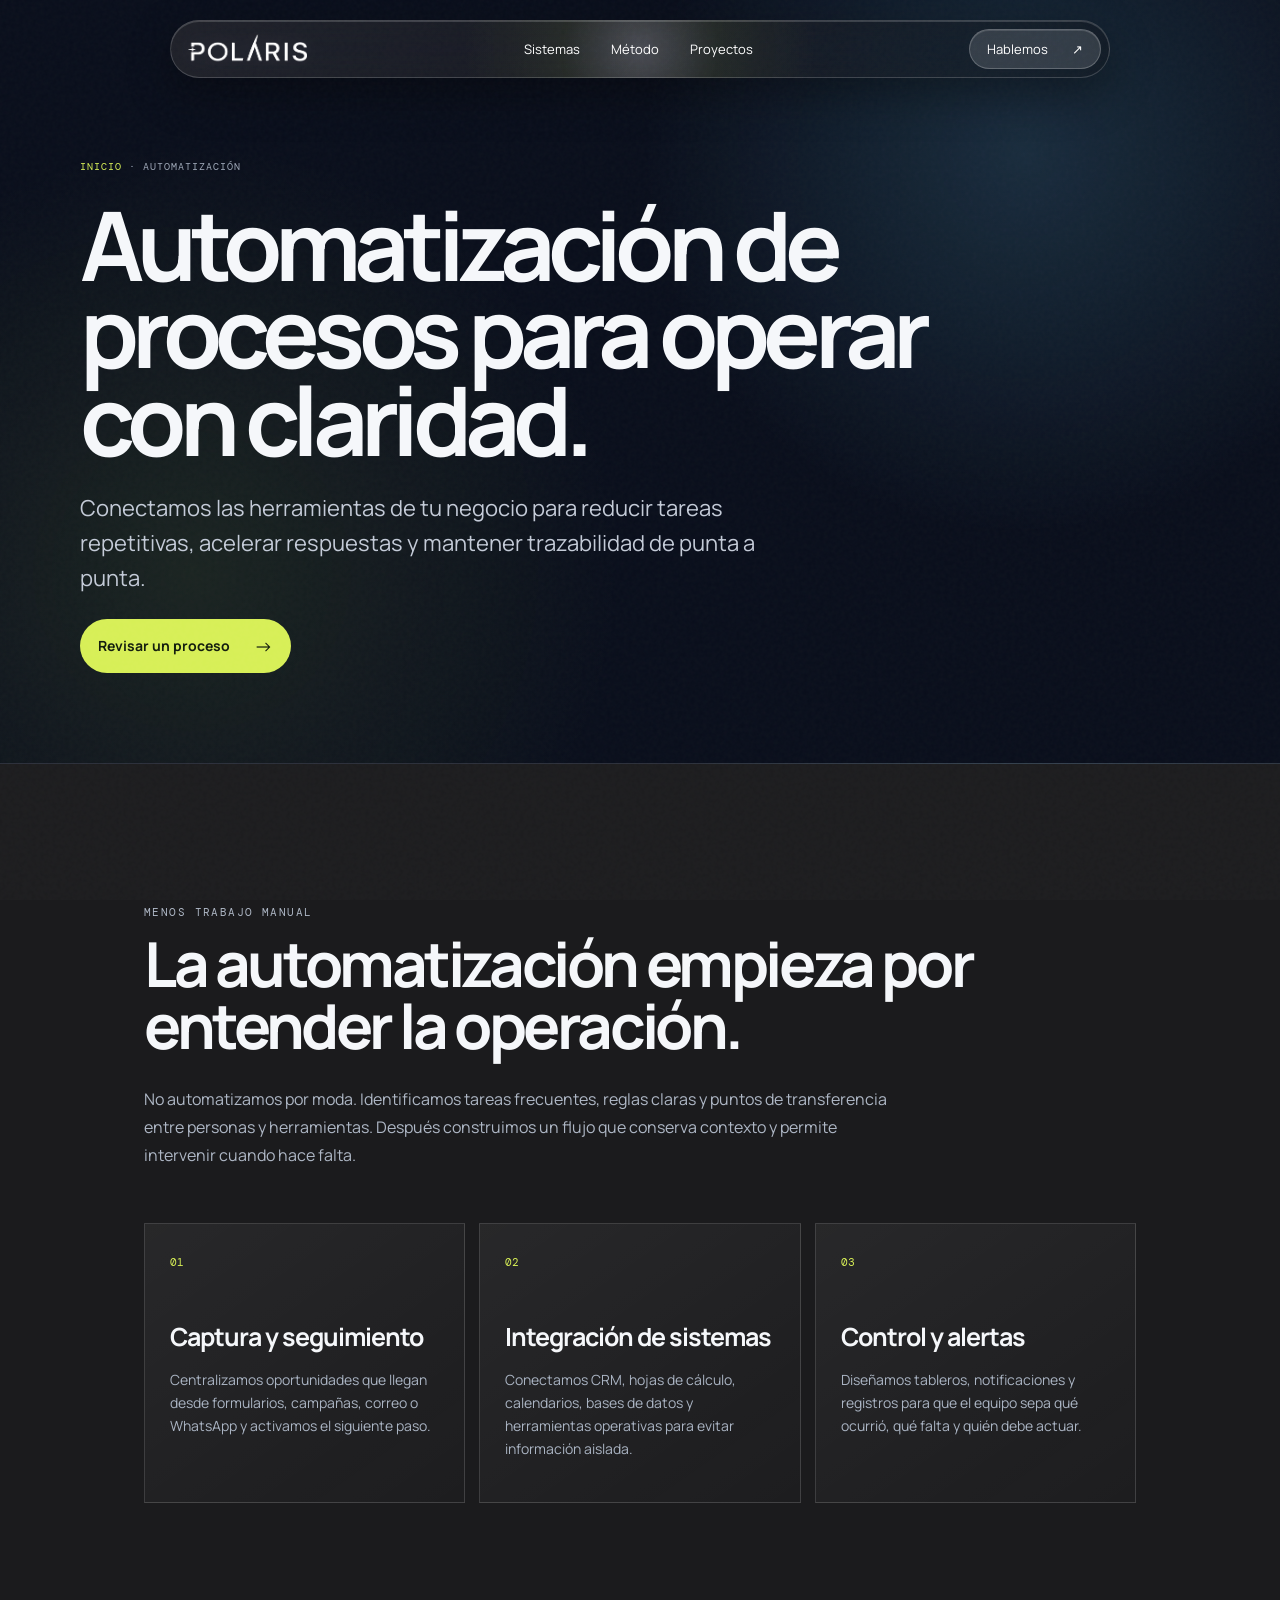
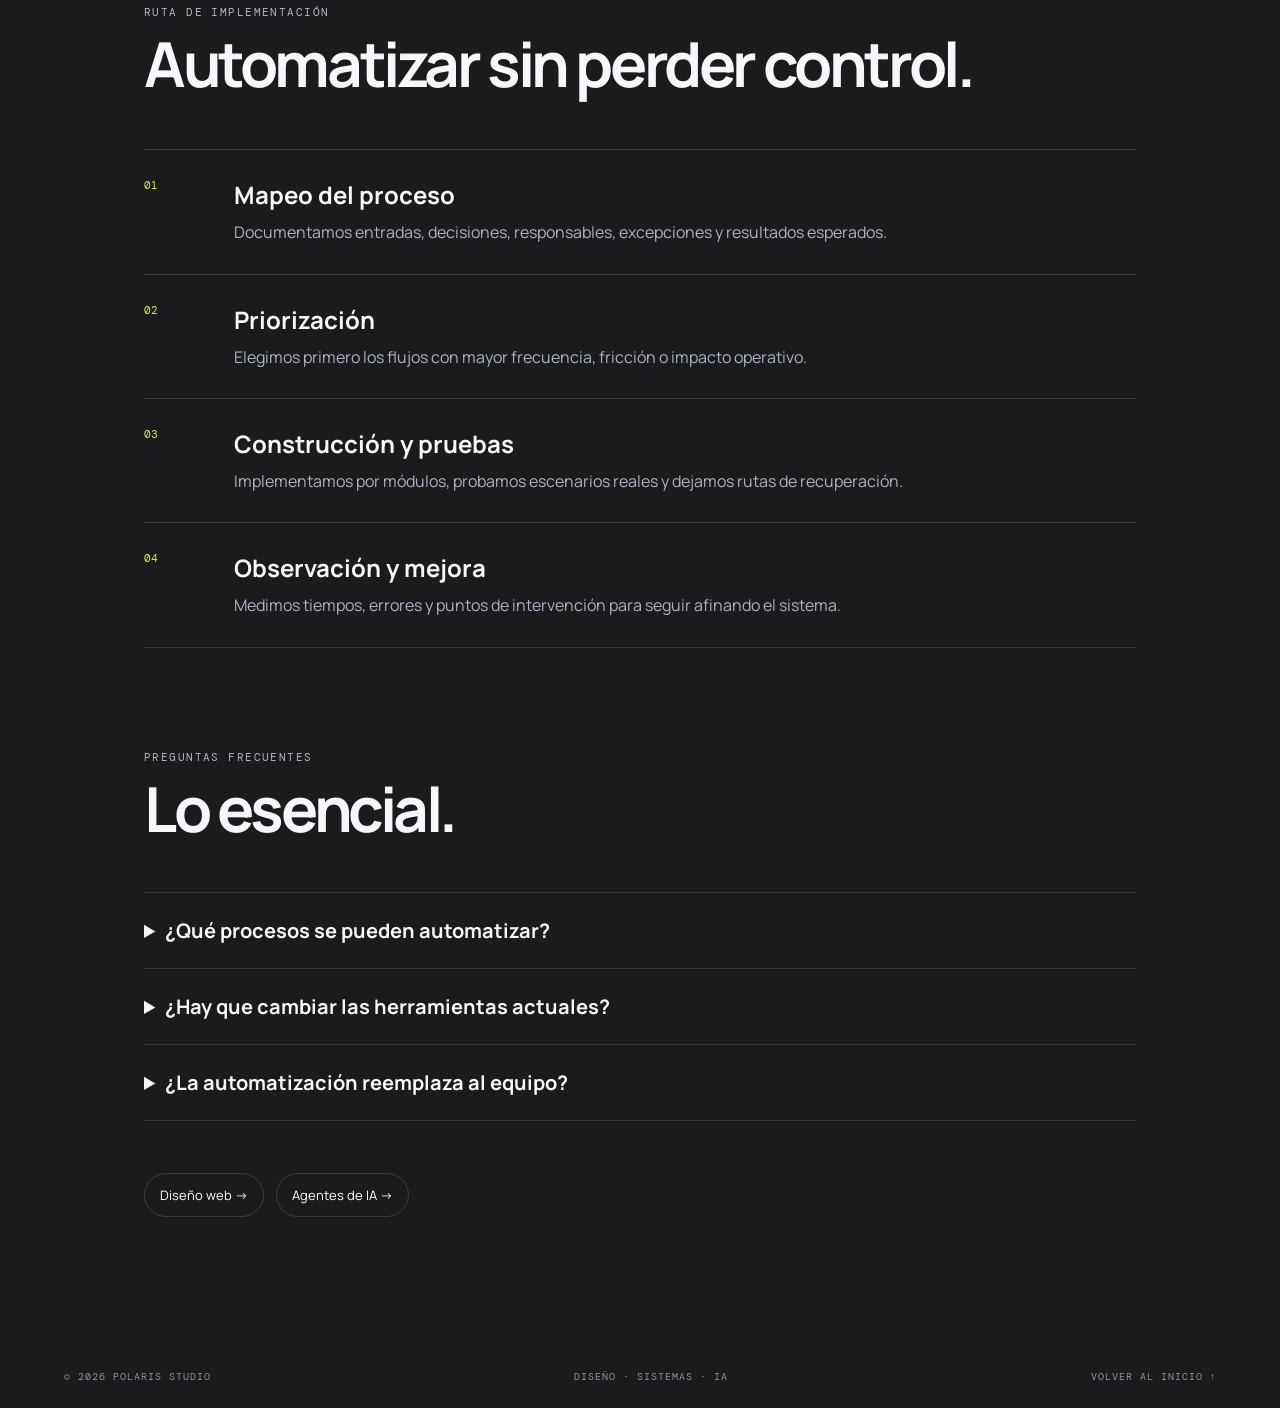
<file: servicios/automatizacion/index.html>
<!doctype html>
<html lang="es-CO"><head>
  <meta charset="utf-8" /><meta name="viewport" content="width=device-width, initial-scale=1" />
  <title>Automatización de procesos en Colombia | Polaris Studio</title>
  <meta name="description" content="Automatización de procesos para empresas en Colombia: conecta herramientas, reduce tareas manuales y mejora la trazabilidad de tu operación." />
  <meta name="robots" content="index, follow, max-image-preview:large, max-snippet:-1" /><meta name="theme-color" content="#070b16" />
  <link rel="canonical" href="https://www.polaris-studio.tech/servicios/automatizacion/" /><link rel="alternate" hreflang="es-CO" href="https://www.polaris-studio.tech/servicios/automatizacion/" /><link rel="icon" type="image/png" href="/polaris-logo-white.png" />
  <meta property="og:type" content="website" /><meta property="og:locale" content="es_CO" /><meta property="og:site_name" content="Polaris Studio" /><meta property="og:title" content="Automatización de procesos en Colombia | Polaris Studio" /><meta property="og:description" content="Sistemas conectados para operar con menos tareas manuales y mayor claridad." /><meta property="og:url" content="https://www.polaris-studio.tech/servicios/automatizacion/" /><meta property="og:image" content="https://www.polaris-studio.tech/og-polaris-studio.png" /><meta name="twitter:card" content="summary_large_image" />
  <link rel="preconnect" href="https://fonts.googleapis.com" /><link rel="preconnect" href="https://fonts.gstatic.com" crossorigin /><link href="https://fonts.googleapis.com/css2?family=DM+Mono&family=Manrope:wght@400;500;600;700;800&display=swap" rel="stylesheet" /><link rel="stylesheet" href="/styles.css" />
  <script type="application/ld+json">{"@context":"https://schema.org","@graph":[{"@type":"Service","@id":"https://www.polaris-studio.tech/servicios/automatizacion/#service","name":"Automatización de procesos","serviceType":"Automatización empresarial, integraciones y flujos de trabajo","description":"Diseño e implementación de automatizaciones que conectan herramientas, reducen tareas manuales y mejoran la trazabilidad de empresas en Colombia.","provider":{"@type":"Organization","@id":"https://www.polaris-studio.tech/#organization","name":"Polaris Studio","url":"https://www.polaris-studio.tech/"},"areaServed":{"@type":"Country","name":"Colombia"}},{"@type":"BreadcrumbList","itemListElement":[{"@type":"ListItem","position":1,"name":"Inicio","item":"https://www.polaris-studio.tech/"},{"@type":"ListItem","position":2,"name":"Automatización","item":"https://www.polaris-studio.tech/servicios/automatizacion/"}]}]}</script>
</head><body><div class="noise" aria-hidden="true"></div>
  <header class="topbar scrolled"><div class="nav-pill"><a class="brand" href="/" aria-label="Polaris Studio, inicio"><img class="brand-logo brand-logo-full" src="/polaris-logo-white.png" alt="Polaris Studio" width="2076" height="540" /></a><nav class="desktop-nav" aria-label="Navegación principal"><a href="/#sistemas">Sistemas</a><a href="/#metodo">Método</a><a href="/#proyectos">Proyectos</a></nav><a class="top-cta" href="/#contacto">Hablemos <span>↗</span></a><button class="menu" aria-label="Abrir menú" aria-expanded="false"><i></i><i></i></button></div></header><nav class="mobile-nav" aria-label="Navegación móvil"><a href="/#sistemas">Sistemas</a><a href="/#metodo">Método</a><a href="/#proyectos">Proyectos</a><a href="/#contacto">Hablemos ↗</a></nav>
  <main class="service-detail"><section class="service-detail-hero"><div><p class="service-breadcrumb"><a href="/">Inicio</a> · Automatización</p><h1>Automatización de procesos para operar con claridad.</h1><p class="service-lead">Conectamos las herramientas de tu negocio para reducir tareas repetitivas, acelerar respuestas y mantener trazabilidad de punta a punta.</p><a class="button primary" href="/#contacto">Revisar un proceso <b>→</b></a></div></section>
    <section class="service-content"><p class="eyebrow">MENOS TRABAJO MANUAL</p><h2>La automatización empieza por entender la operación.</h2><p>No automatizamos por moda. Identificamos tareas frecuentes, reglas claras y puntos de transferencia entre personas y herramientas. Después construimos un flujo que conserva contexto y permite intervenir cuando hace falta.</p>
      <div class="service-feature-grid"><article class="service-feature"><span>01</span><h3>Captura y seguimiento</h3><p>Centralizamos oportunidades que llegan desde formularios, campañas, correo o WhatsApp y activamos el siguiente paso.</p></article><article class="service-feature"><span>02</span><h3>Integración de sistemas</h3><p>Conectamos CRM, hojas de cálculo, calendarios, bases de datos y herramientas operativas para evitar información aislada.</p></article><article class="service-feature"><span>03</span><h3>Control y alertas</h3><p>Diseñamos tableros, notificaciones y registros para que el equipo sepa qué ocurrió, qué falta y quién debe actuar.</p></article></div>
      <p class="eyebrow">RUTA DE IMPLEMENTACIÓN</p><h2>Automatizar sin perder control.</h2><div class="service-process"><article><span>01</span><div><h3>Mapeo del proceso</h3><p>Documentamos entradas, decisiones, responsables, excepciones y resultados esperados.</p></div></article><article><span>02</span><div><h3>Priorización</h3><p>Elegimos primero los flujos con mayor frecuencia, fricción o impacto operativo.</p></div></article><article><span>03</span><div><h3>Construcción y pruebas</h3><p>Implementamos por módulos, probamos escenarios reales y dejamos rutas de recuperación.</p></div></article><article><span>04</span><div><h3>Observación y mejora</h3><p>Medimos tiempos, errores y puntos de intervención para seguir afinando el sistema.</p></div></article></div>
      <p class="eyebrow">PREGUNTAS FRECUENTES</p><h2>Lo esencial.</h2><div class="service-faq"><details><summary>¿Qué procesos se pueden automatizar?</summary><p>Seguimiento de oportunidades, clasificación de solicitudes, actualización de registros, alertas, generación de documentos y coordinación entre herramientas son buenos candidatos cuando existen reglas claras.</p></details><details><summary>¿Hay que cambiar las herramientas actuales?</summary><p>No necesariamente. Primero evaluamos las herramientas que ya usa el equipo y sus posibilidades de integración. Solo recomendamos cambios cuando la limitación afecta la confiabilidad del proceso.</p></details><details><summary>¿La automatización reemplaza al equipo?</summary><p>El objetivo es quitar trabajo repetitivo y dar mejor contexto. Las decisiones sensibles, excepciones y conversaciones importantes siguen teniendo rutas de intervención humana.</p></details></div>
      <div class="service-crosslinks"><a href="/servicios/diseno-web/">Diseño web →</a><a href="/servicios/agentes-ia/">Agentes de IA →</a></div>
    </section>
  </main><footer><span>© 2026 POLARIS STUDIO</span><span>DISEÑO · SISTEMAS · IA</span><a href="/">VOLVER AL INICIO ↑</a></footer><script src="/app.js"></script>
</body></html>
</file>
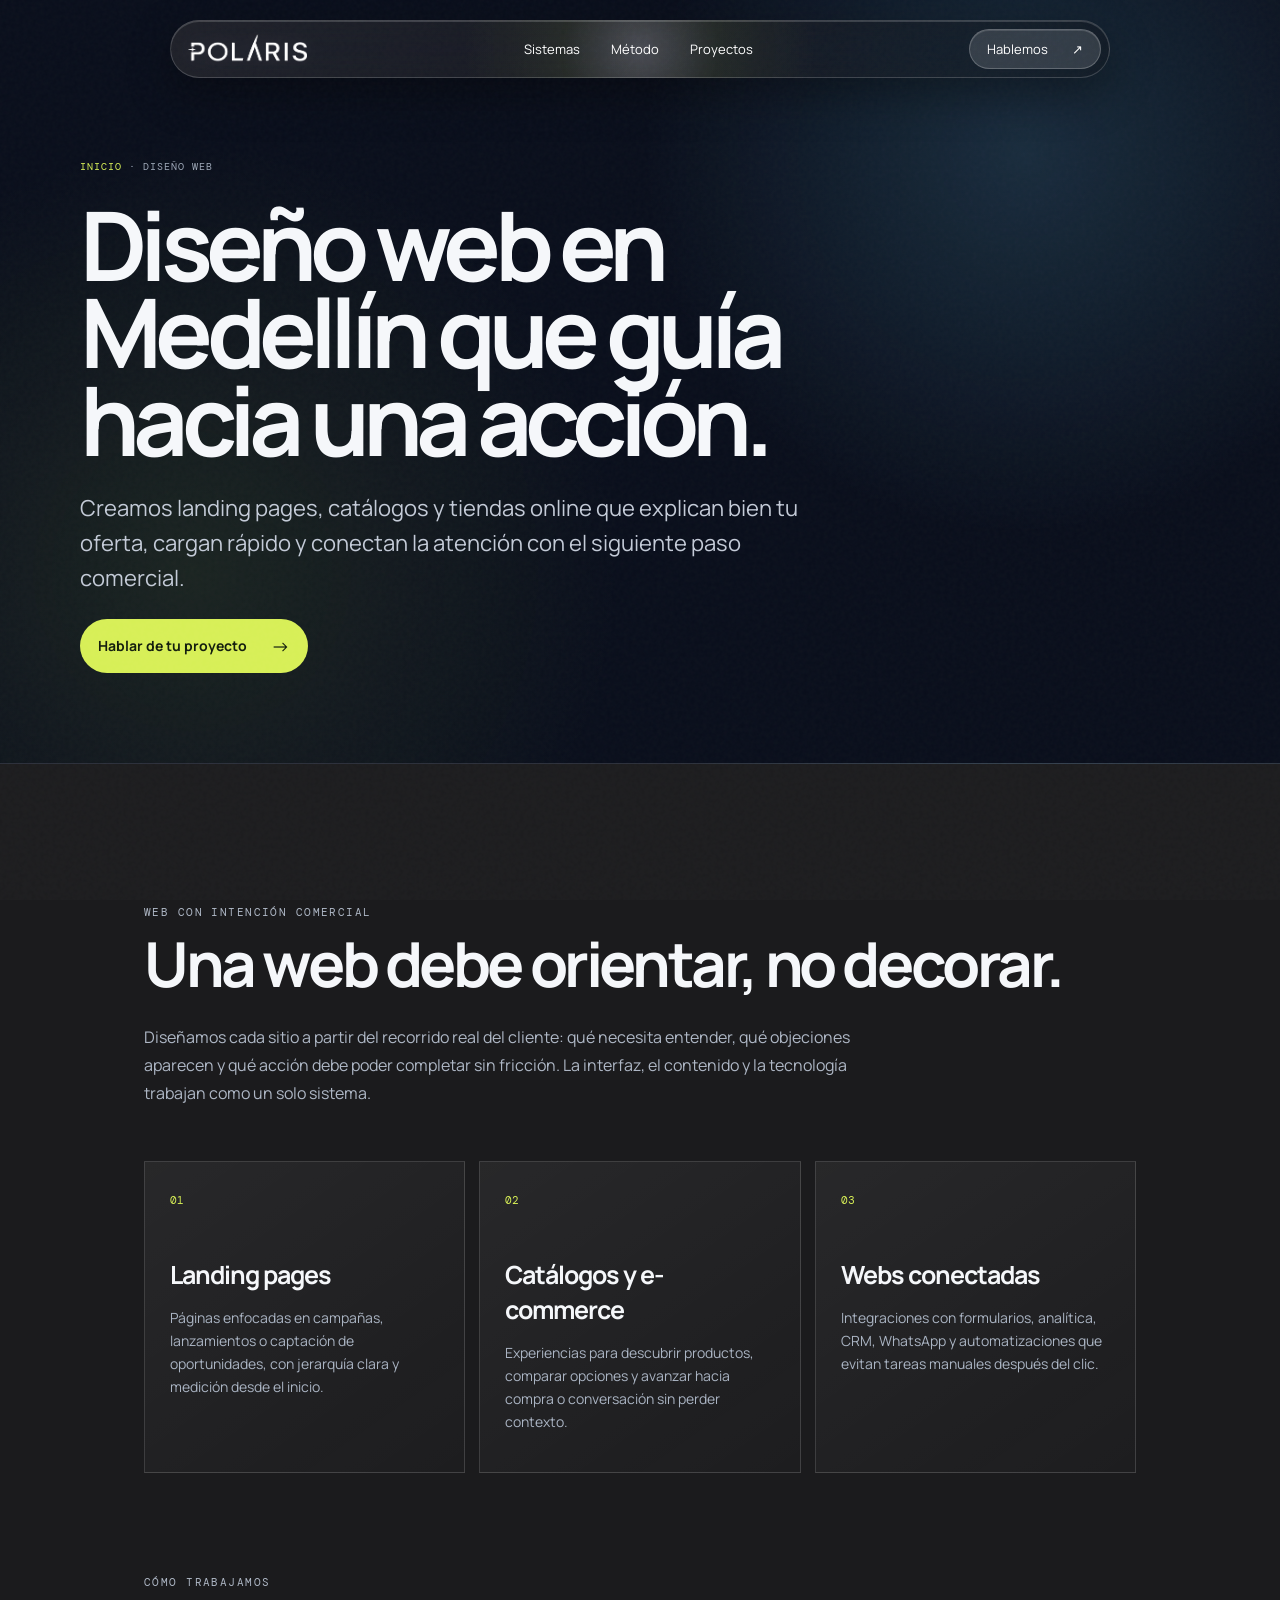
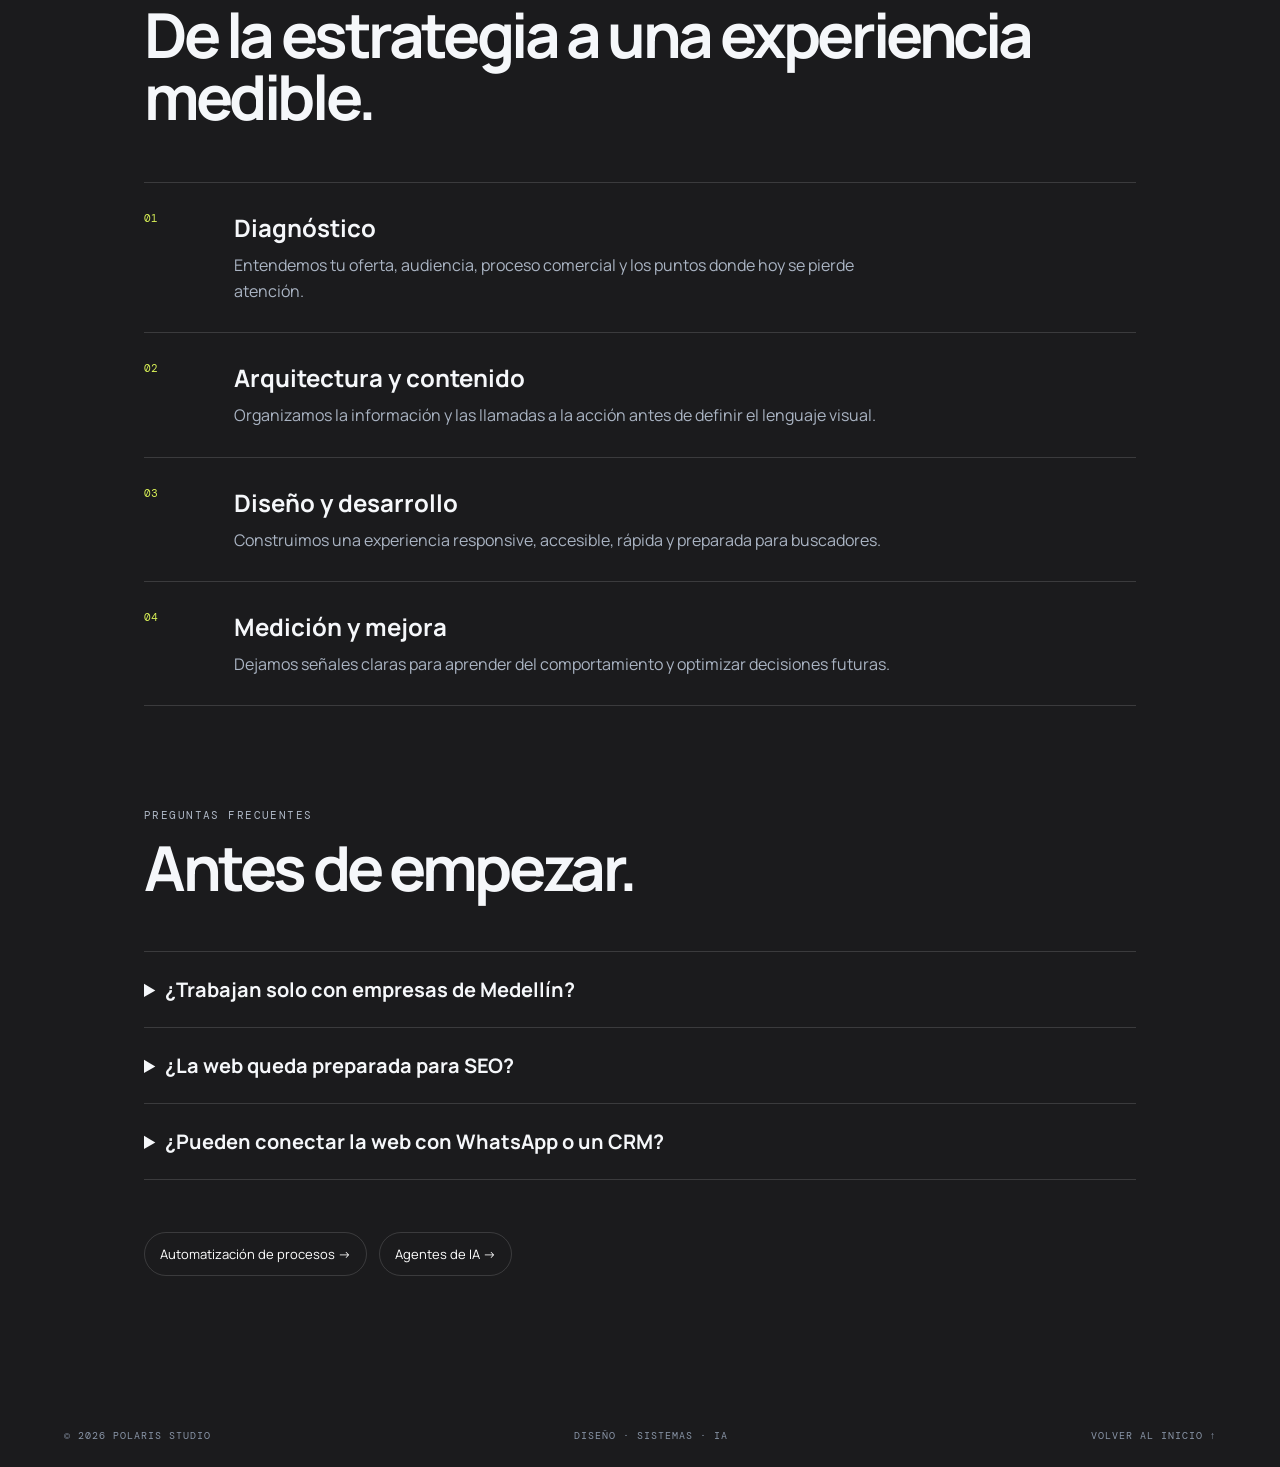
<file: servicios/diseno-web/index.html>
<!doctype html>
<html lang="es-CO">
<head>
  <meta charset="utf-8" />
  <meta name="viewport" content="width=device-width, initial-scale=1" />
  <title>Diseño y desarrollo web en Medellín | Polaris Studio</title>
  <meta name="description" content="Diseño y desarrollo web en Medellín: landing pages, catálogos y tiendas online rápidas, estratégicas y conectadas con la operación de tu negocio." />
  <meta name="robots" content="index, follow, max-image-preview:large, max-snippet:-1" />
  <meta name="theme-color" content="#070b16" />
  <link rel="canonical" href="https://www.polaris-studio.tech/servicios/diseno-web/" />
  <link rel="alternate" hreflang="es-CO" href="https://www.polaris-studio.tech/servicios/diseno-web/" />
  <link rel="icon" type="image/png" href="/polaris-logo-white.png" />
  <meta property="og:type" content="website" /><meta property="og:locale" content="es_CO" /><meta property="og:site_name" content="Polaris Studio" />
  <meta property="og:title" content="Diseño y desarrollo web en Medellín | Polaris Studio" /><meta property="og:description" content="Sitios web que convierten atención en conversaciones, ventas y procesos más simples." /><meta property="og:url" content="https://www.polaris-studio.tech/servicios/diseno-web/" /><meta property="og:image" content="https://www.polaris-studio.tech/og-polaris-studio.png" />
  <meta name="twitter:card" content="summary_large_image" />
  <link rel="preconnect" href="https://fonts.googleapis.com" /><link rel="preconnect" href="https://fonts.gstatic.com" crossorigin />
  <link href="https://fonts.googleapis.com/css2?family=DM+Mono&family=Manrope:wght@400;500;600;700;800&display=swap" rel="stylesheet" /><link rel="stylesheet" href="/styles.css" />
  <script type="application/ld+json">{"@context":"https://schema.org","@graph":[{"@type":"Service","@id":"https://www.polaris-studio.tech/servicios/diseno-web/#service","name":"Diseño y desarrollo web","serviceType":"Diseño web, desarrollo web, landing pages, catálogos y comercio electrónico","description":"Diseño y desarrollo de sitios web estratégicos, rápidos y conectados con los procesos comerciales de negocios en Medellín y Colombia.","provider":{"@type":"Organization","@id":"https://www.polaris-studio.tech/#organization","name":"Polaris Studio","url":"https://www.polaris-studio.tech/"},"areaServed":[{"@type":"City","name":"Medellín"},{"@type":"Country","name":"Colombia"}]},{"@type":"BreadcrumbList","itemListElement":[{"@type":"ListItem","position":1,"name":"Inicio","item":"https://www.polaris-studio.tech/"},{"@type":"ListItem","position":2,"name":"Diseño web","item":"https://www.polaris-studio.tech/servicios/diseno-web/"}]}]}</script>
</head>
<body><div class="noise" aria-hidden="true"></div>
  <header class="topbar scrolled"><div class="nav-pill"><a class="brand" href="/" aria-label="Polaris Studio, inicio"><img class="brand-logo brand-logo-full" src="/polaris-logo-white.png" alt="Polaris Studio" width="2076" height="540" /></a><nav class="desktop-nav" aria-label="Navegación principal"><a href="/#sistemas">Sistemas</a><a href="/#metodo">Método</a><a href="/#proyectos">Proyectos</a></nav><a class="top-cta" href="/#contacto">Hablemos <span>↗</span></a><button class="menu" aria-label="Abrir menú" aria-expanded="false"><i></i><i></i></button></div></header>
  <nav class="mobile-nav" aria-label="Navegación móvil"><a href="/#sistemas">Sistemas</a><a href="/#metodo">Método</a><a href="/#proyectos">Proyectos</a><a href="/#contacto">Hablemos ↗</a></nav>
  <main class="service-detail">
    <section class="service-detail-hero"><div><p class="service-breadcrumb"><a href="/">Inicio</a> · Diseño web</p><h1>Diseño web en Medellín que guía hacia una acción.</h1><p class="service-lead">Creamos landing pages, catálogos y tiendas online que explican bien tu oferta, cargan rápido y conectan la atención con el siguiente paso comercial.</p><a class="button primary" href="/#contacto">Hablar de tu proyecto <b>→</b></a></div></section>
    <section class="service-content"><p class="eyebrow">WEB CON INTENCIÓN COMERCIAL</p><h2>Una web debe orientar, no decorar.</h2><p>Diseñamos cada sitio a partir del recorrido real del cliente: qué necesita entender, qué objeciones aparecen y qué acción debe poder completar sin fricción. La interfaz, el contenido y la tecnología trabajan como un solo sistema.</p>
      <div class="service-feature-grid"><article class="service-feature"><span>01</span><h3>Landing pages</h3><p>Páginas enfocadas en campañas, lanzamientos o captación de oportunidades, con jerarquía clara y medición desde el inicio.</p></article><article class="service-feature"><span>02</span><h3>Catálogos y e-commerce</h3><p>Experiencias para descubrir productos, comparar opciones y avanzar hacia compra o conversación sin perder contexto.</p></article><article class="service-feature"><span>03</span><h3>Webs conectadas</h3><p>Integraciones con formularios, analítica, CRM, WhatsApp y automatizaciones que evitan tareas manuales después del clic.</p></article></div>
      <p class="eyebrow">CÓMO TRABAJAMOS</p><h2>De la estrategia a una experiencia medible.</h2><div class="service-process"><article><span>01</span><div><h3>Diagnóstico</h3><p>Entendemos tu oferta, audiencia, proceso comercial y los puntos donde hoy se pierde atención.</p></div></article><article><span>02</span><div><h3>Arquitectura y contenido</h3><p>Organizamos la información y las llamadas a la acción antes de definir el lenguaje visual.</p></div></article><article><span>03</span><div><h3>Diseño y desarrollo</h3><p>Construimos una experiencia responsive, accesible, rápida y preparada para buscadores.</p></div></article><article><span>04</span><div><h3>Medición y mejora</h3><p>Dejamos señales claras para aprender del comportamiento y optimizar decisiones futuras.</p></div></article></div>
      <p class="eyebrow">PREGUNTAS FRECUENTES</p><h2>Antes de empezar.</h2><div class="service-faq"><details><summary>¿Trabajan solo con empresas de Medellín?</summary><p>No. Polaris Studio tiene base en Medellín y trabaja de forma remota con negocios en Colombia y Latinoamérica.</p></details><details><summary>¿La web queda preparada para SEO?</summary><p>Sí. Trabajamos estructura semántica, rendimiento, metadatos, indexación y contenido base. El posicionamiento posterior también depende de autoridad, competencia y publicación constante.</p></details><details><summary>¿Pueden conectar la web con WhatsApp o un CRM?</summary><p>Sí. Diseñamos la web como parte de la operación, por lo que podemos conectarla con canales de conversación, formularios, automatizaciones y herramientas internas.</p></details></div>
      <div class="service-crosslinks"><a href="/servicios/automatizacion/">Automatización de procesos →</a><a href="/servicios/agentes-ia/">Agentes de IA →</a></div>
    </section>
  </main><footer><span>© 2026 POLARIS STUDIO</span><span>DISEÑO · SISTEMAS · IA</span><a href="/">VOLVER AL INICIO ↑</a></footer><script src="/app.js"></script>
</body></html>
</file>
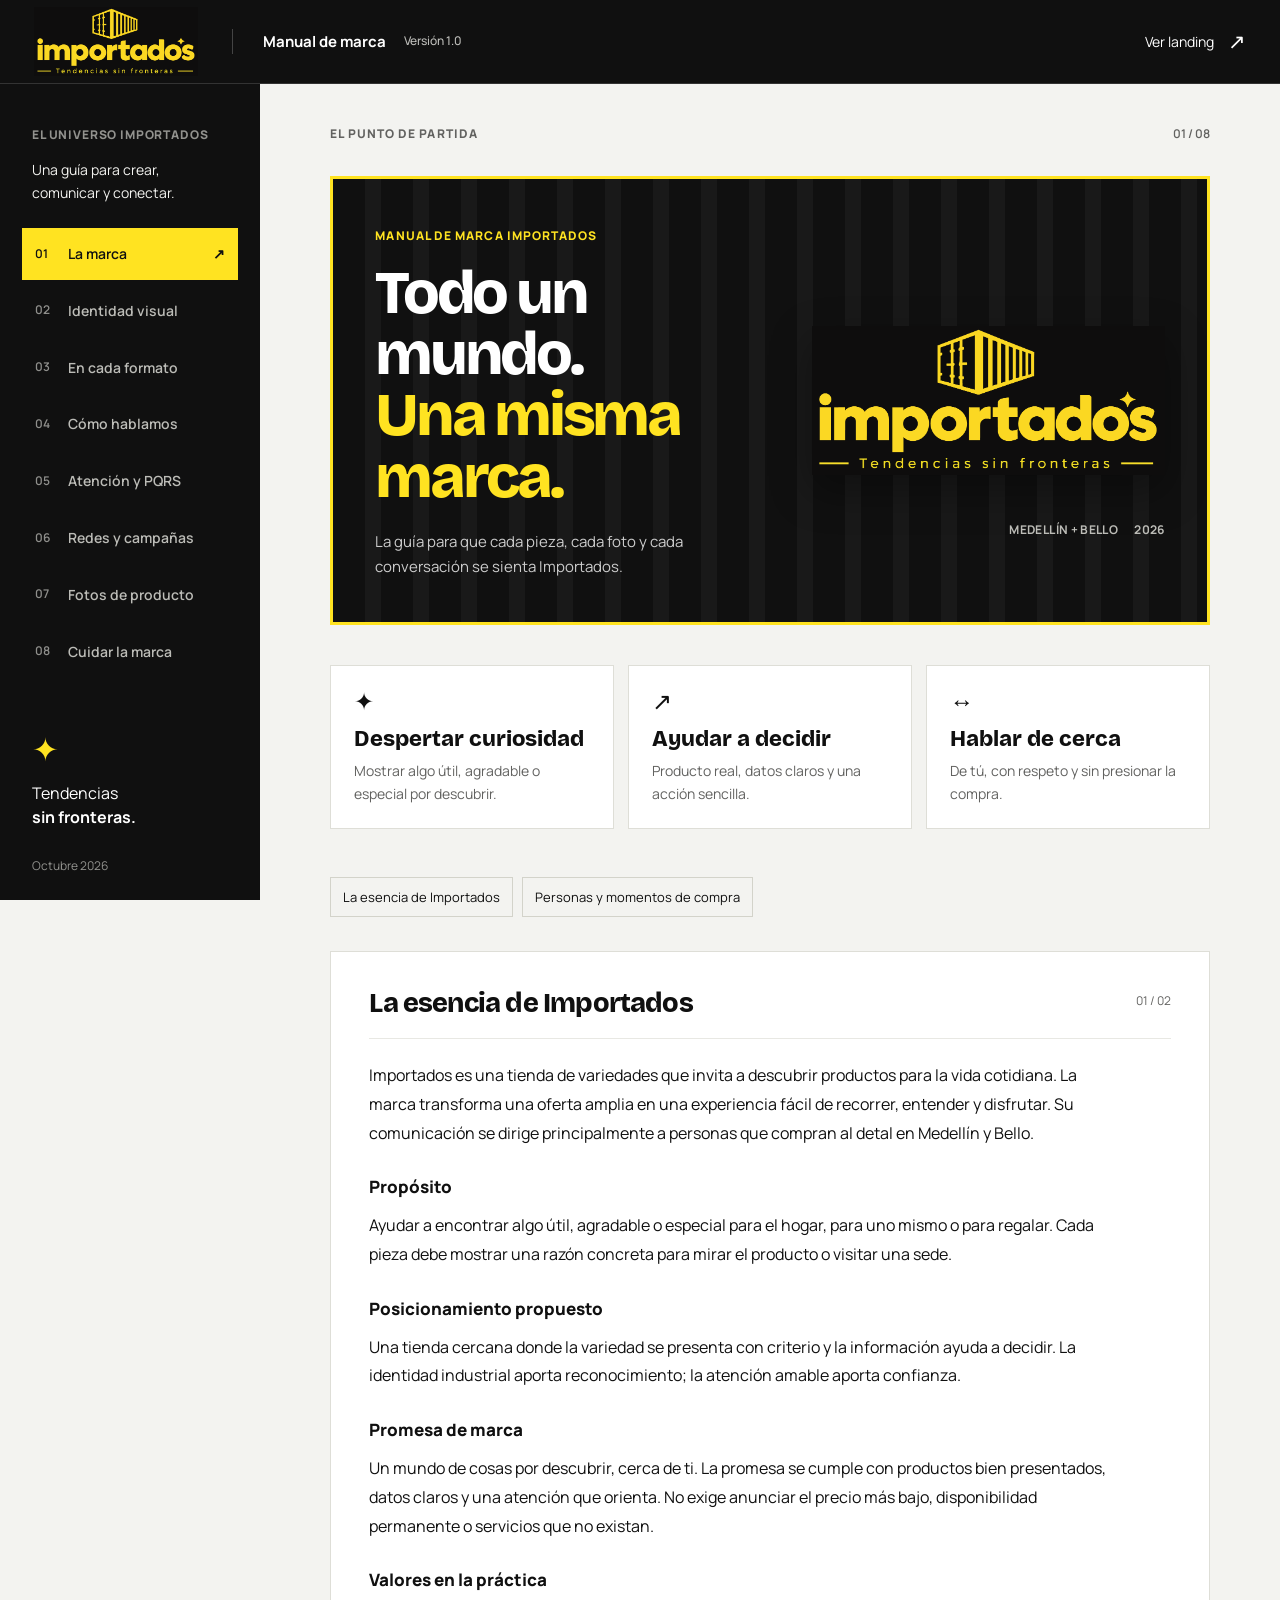
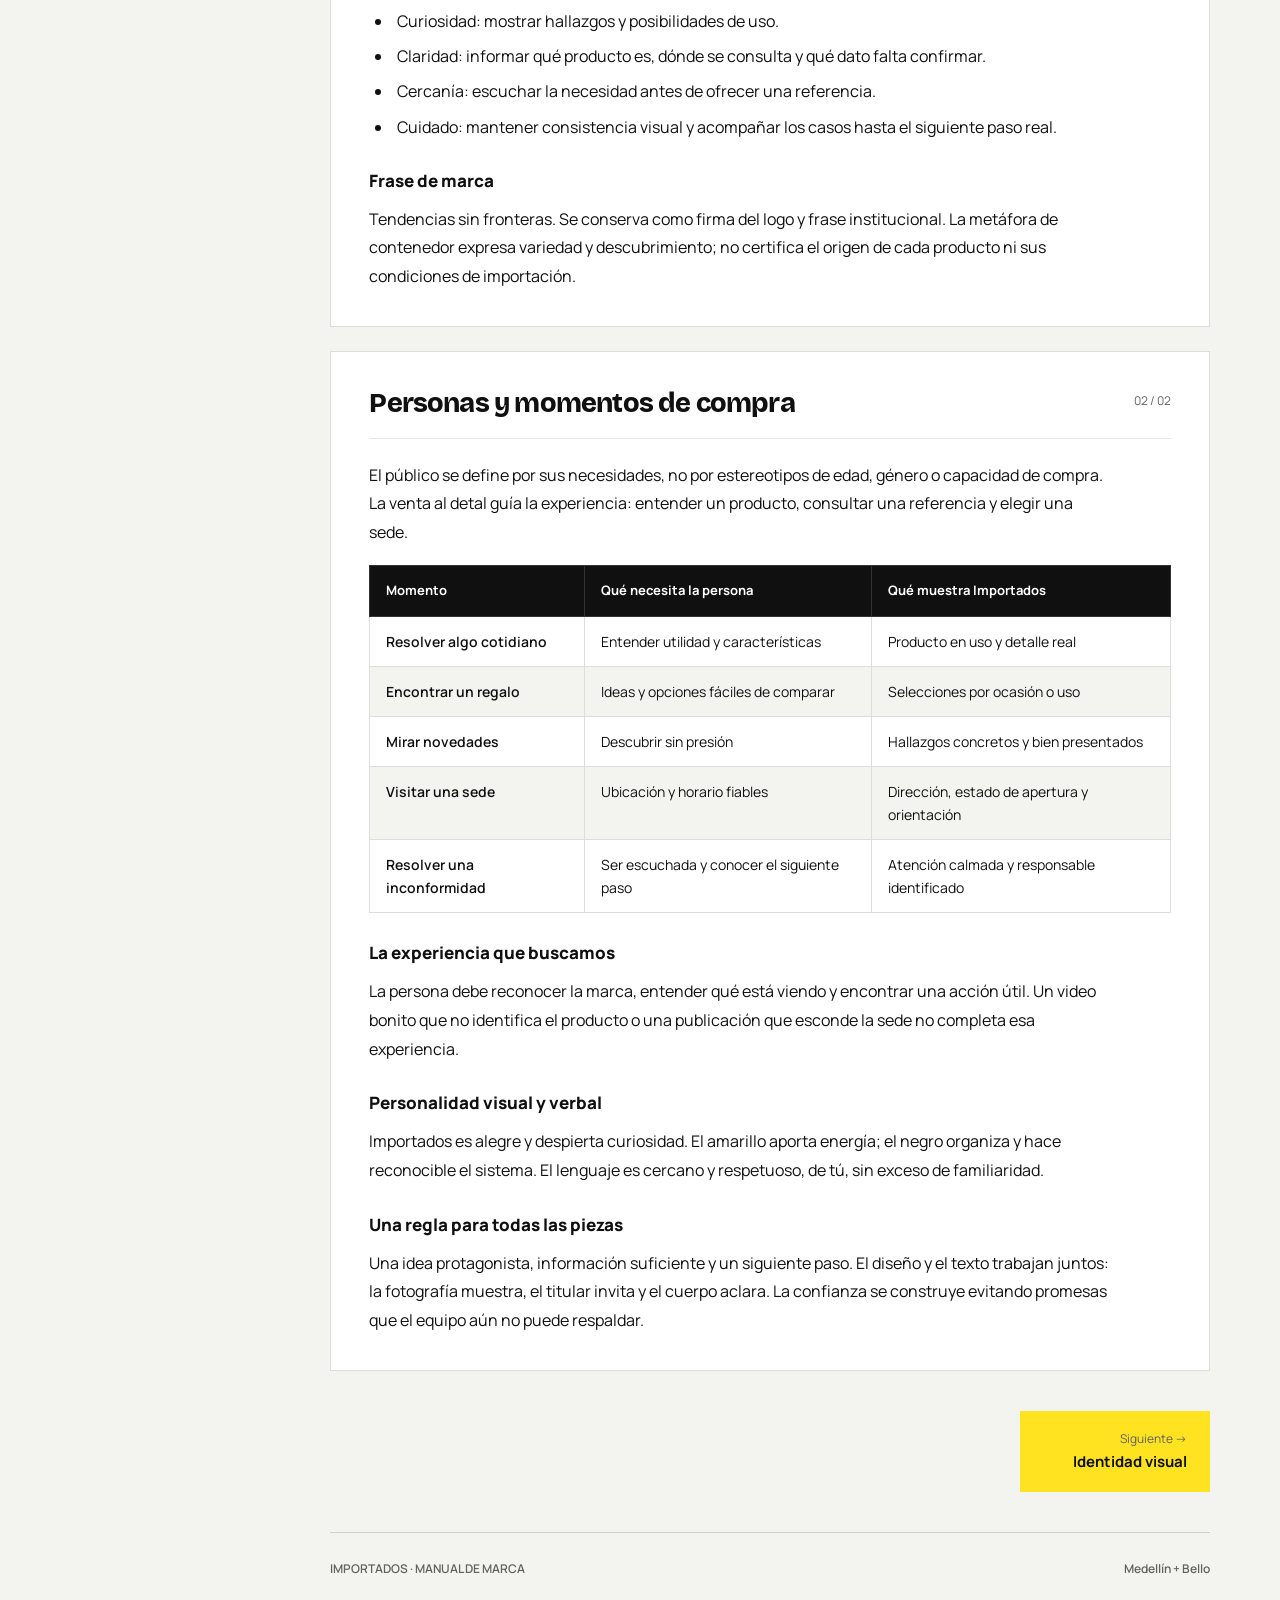
<file: landing/dist/manual/index.html>
<!doctype html>
<html lang="es">
<head>
  <meta charset="utf-8">
  <meta name="viewport" content="width=device-width, initial-scale=1">
  <meta name="theme-color" content="#101010">
  <meta name="description" content="Manual de marca de Importados. Identidad visual, voz, atención, redes y fotografía para comunicar con coherencia.">
  <title>Manual de marca · Importados</title>
  <link rel="icon" type="image/svg+xml" href="data:image/svg+xml,%3Csvg xmlns='http://www.w3.org/2000/svg' viewBox='0 0 32 32'%3E%3Crect width='32' height='32' fill='%23FFE321'/%3E%3Cpath d='M7 7h18v18H7zM13 8v16M19 8v16' stroke='%23101010' stroke-width='2' fill='none'/%3E%3C/svg%3E">
  <link rel="stylesheet" href="styles.css">
  <script src="content.js" defer></script>
  <script src="app.js" defer></script>
</head>
<body>
  <a class="skip-link" href="#manual">Saltar al manual</a>
  <header class="topbar">
    <a class="brand" href="#esencia" aria-label="Importados manual de marca"><svg viewBox="250 190 1200 510" role="img" aria-label="Importados Tendencias sin fronteras"><image href="../assets/logo.png" width="1676" height="939"/></svg></a>
    <div class="topbar-title">Manual de marca <span>Versión 1.0</span></div>
    <a class="back-link" href="../">Ver landing <span aria-hidden="true">↗</span></a>
    <button class="menu-button" id="menu-button" aria-expanded="false" aria-controls="navigation">Secciones <span aria-hidden="true">☰</span></button>
  </header>
  <div class="workspace">
    <aside class="sidebar" id="navigation">
      <div class="sidebar-intro"><span class="label">EL UNIVERSO IMPORTADOS</span><p>Una guía para crear,<br>comunicar y conectar.</p></div>
      <nav aria-label="Secciones del manual" id="chapter-nav"></nav>
      <div class="sidebar-foot"><span class="spark" aria-hidden="true">✦</span><p>Tendencias<br><strong>sin fronteras.</strong></p><small>Octubre 2026</small></div>
    </aside>
    <main id="manual" tabindex="-1">
      <div class="chapter-top"><span id="breadcrumb" class="label">LA MARCA</span><span class="chapter-count" id="chapter-count">01 / 08</span></div>
      <div id="chapter-content"></div>
      <nav class="chapter-pager" aria-label="Continuar por el manual"><a id="previous-chapter" href="#esencia"></a><a id="next-chapter" href="#identidad"></a></nav>
      <footer class="reader-footer"><span>IMPORTADOS · MANUAL DE MARCA</span><span>Medellín + Bello</span></footer>
    </main>
  </div>
  <div id="copy-status" class="copy-status" role="status" aria-live="polite"></div>
  <noscript><p class="noscript">Activa JavaScript para navegar el manual. Los datos del manual se incluyen en esta web y no requieren una cuenta.</p></noscript>
</body>
</html>
</file>
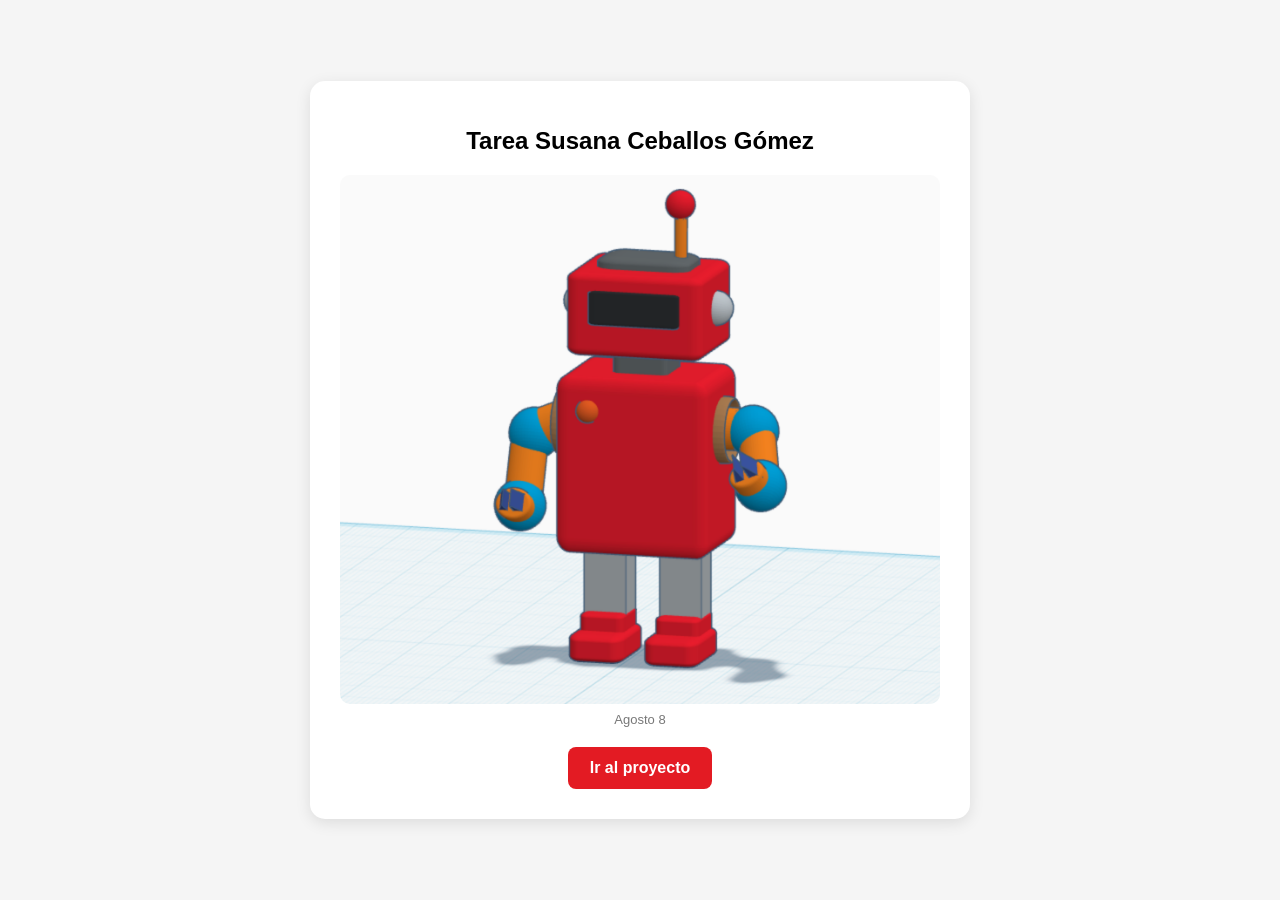
<file: CarpetaSusana.html>
<!doctype html>
<html lang="es">
  <head>
    <meta charset="UTF-8" />
    <meta name="viewport" content="width=device-width, initial-scale=1.0" />

    <title>Tarea Susana Ceballos Gómez</title>

    <style>
      body {
        margin: 0;
        min-height: 100vh;
        display: flex;
        justify-content: center;
        align-items: center;
        background-color: #f5f5f5;
        font-family: Arial, sans-serif;
      }

      .contenedor {
        text-align: center;
        background: white;
        padding: 30px;
        border-radius: 15px;
        box-shadow: 0 4px 15px rgba(0, 0, 0, 0.1);
      }

      h1 {
        font-size: 24px;
        margin-bottom: 20px;
      }

      img {
        width: 100%;
        max-width: 600px;
        border-radius: 10px;
        display: block;
      }

      .fecha {
        font-size: 13px;
        color: #777;
        margin-top: 8px;
      }

      .boton {
        display: inline-block;
        margin-top: 20px;
        padding: 12px 22px;
        background-color: #e31b23;
        color: white;
        text-decoration: none;
        border-radius: 8px;
        font-weight: bold;
      }

      .boton:hover {
        background-color: #bd151c;
      }
    </style>
  </head>

  <body>
    <div class="contenedor">
      <h1>Tarea Susana Ceballos Gómez</h1>

      <img src="robot.png" alt="Proyecto Robot" />

      <div class="fecha">Agosto 8</div>

      <a
        class="boton"
        href="https://www.tinkercad.com/things/0jjO0aWsimM/edit?returnTo=%2Fdashboard&sharecode=iItI-WZZj_pDkEpGL1g-3RpePOOmn6eMcKp_T0sdNeg"
        target="_blank"
      >
        Ir al proyecto
      </a>
    </div>
  </body>
</html>
</file>
<file: landing-grupo-el-rey/styles.css>
:root{--red:#b77913;--red-dark:#8f5d0d;--gold:#fbbb2e;--gold-dark:#bd8421;--cream:#fbf7ec;--ink:#080706;--muted:#655e52;--line:#dfd5c2;--white:#fff;--green:#1fa855;--shadow:0 18px 55px rgba(28,20,5,.16)}
*{box-sizing:border-box}html{scroll-behavior:smooth}body{margin:0;background:var(--cream);color:var(--ink);font-family:"DM Sans",sans-serif}button,select{font:inherit}button,a{touch-action:manipulation}button{cursor:pointer}.site-header{height:78px;padding:0 clamp(20px,5vw,72px);display:flex;align-items:center;justify-content:space-between;background:var(--cream);position:sticky;top:0;z-index:30;border-bottom:1px solid rgba(23,18,15,.08)}.brand{display:flex;align-items:center;gap:8px;color:var(--ink);font:800 23px/1 Montserrat,sans-serif;text-decoration:none;letter-spacing:-1px}.brand b{color:var(--red)}.brand-crown{font-size:31px;color:var(--red);transform:rotate(-8deg)}nav{display:flex;align-items:center;gap:28px}nav a,.nav-contact{border:0;background:none;color:var(--ink);font-weight:700;text-decoration:none}.nav-contact{background:var(--ink);color:white;padding:11px 17px;border-radius:99px}main{overflow:hidden}.hero{min-height:620px;margin:0 clamp(12px,2vw,28px);border-radius:0 0 34px 34px;background:var(--red);color:white;display:grid;grid-template-columns:1.05fr .95fr;position:relative;isolation:isolate}.hero-content{padding:clamp(70px,9vw,130px) clamp(26px,7vw,105px);z-index:2}.eyebrow{font:800 12px/1 Montserrat,sans-serif;letter-spacing:2.2px;margin:0 0 20px}.eyebrow.red{color:var(--red)}h1,h2,h3{font-family:Montserrat,sans-serif;margin-top:0}h1{font-size:clamp(47px,6.8vw,96px);line-height:.92;letter-spacing:-5px;margin-bottom:28px}h1 em{font-style:normal;color:#ffd75a}.hero-copy{font-size:clamp(17px,1.4vw,21px);line-height:1.55;max-width:600px;margin-bottom:35px}.hero-actions{display:flex;gap:12px;flex-wrap:wrap}.button{border:0;border-radius:13px;padding:15px 20px;font-weight:800;text-decoration:none;display:inline-flex;align-items:center;justify-content:center;gap:12px;transition:transform .18s,box-shadow .18s}.button:hover{transform:translateY(-2px);box-shadow:0 10px 25px rgba(0,0,0,.16)}.button-primary{background:#ffd75a;color:var(--ink)}.button-light{background:white;color:var(--ink)}.button-dark{background:var(--ink);color:white}.button-outline{background:white;color:var(--ink);border:1px solid var(--line)}.hero-art{position:relative;display:grid;place-items:center;overflow:hidden}.giant-crown{font-size:clamp(210px,31vw,470px);color:#a60d1c;line-height:1;transform:rotate(-8deg);text-shadow:10px 15px 0 rgba(113,4,17,.23)}.deal-label{position:absolute;z-index:2;background:#ffd75a;color:var(--ink);border-radius:50%;width:132px;height:132px;display:grid;place-items:center;text-align:center;font:900 19px/1.05 Montserrat;transform:rotate(9deg);box-shadow:9px 10px 0 var(--ink)}.burst{position:absolute;width:40px;height:40px;background:white;clip-path:polygon(50% 0,61% 38%,100% 50%,61% 61%,50% 100%,39% 61%,0 50%,39% 38%)}.burst-one{top:18%;left:18%}.burst-two{bottom:15%;right:14%;transform:scale(.55)}.route-panel{max-width:1180px;margin:28px auto 0;padding:0 clamp(20px,4vw,50px)}.route-box{background:white;border-radius:24px;padding:30px;box-shadow:var(--shadow)}.route-status{display:flex;align-items:center;gap:14px}.spinner{width:22px;height:22px;border:3px solid var(--line);border-top-color:var(--red);border-radius:50%;animation:spin .75s linear infinite}@keyframes spin{to{transform:rotate(360deg)}}.route-result-head{display:flex;justify-content:space-between;gap:22px;align-items:start}.route-result-head h2{font-size:clamp(26px,4vw,40px);margin-bottom:8px}.route-metrics{display:flex;gap:10px;flex-wrap:wrap}.metric{background:var(--cream);padding:13px 16px;border-radius:12px;min-width:120px}.metric strong{display:block;font:800 20px Montserrat}.metric small{color:var(--muted)}.route-actions{display:flex;gap:10px;flex-wrap:wrap;margin-top:22px}.alternatives{margin-top:25px;padding-top:20px;border-top:1px solid var(--line)}.alternative{display:flex;justify-content:space-between;align-items:center;padding:12px 0;gap:15px}.quick-choice{max-width:1180px;margin:0 auto;padding:100px clamp(20px,4vw,50px);display:grid;grid-template-columns:1fr 1fr;gap:80px;align-items:end}.quick-choice h2,.section-heading h2,.social-band h2{font-size:clamp(34px,4vw,54px);line-height:1.02;letter-spacing:-2.5px;margin-bottom:15px}.quick-choice p{color:var(--muted);line-height:1.6}.location-form{display:grid;gap:11px;background:white;padding:22px;border-radius:20px;box-shadow:var(--shadow)}select{width:100%;min-height:53px;border:1px solid var(--line);background:white;border-radius:11px;padding:0 15px;color:var(--ink)}.locations-section{background:white;padding:95px max(20px,calc((100% - 1080px)/2));}.section-heading{display:flex;align-items:end;justify-content:space-between;gap:25px;margin-bottom:40px}.section-heading h2{margin-bottom:0}.text-link{border:0;background:transparent;color:var(--red);font-weight:800;padding:7px 0}.locations-grid{display:grid;grid-template-columns:repeat(2,1fr);border-top:1px solid var(--line)}.location-card{padding:27px 14px 27px 0;border-bottom:1px solid var(--line);display:grid;grid-template-columns:48px 1fr auto;gap:14px;align-items:start}.location-card:nth-child(odd){border-right:1px solid var(--line);padding-right:28px}.location-card:nth-child(even){padding-left:28px}.pin{width:42px;height:42px;background:var(--cream);border-radius:50%;display:grid;place-items:center;color:var(--red);font-weight:900}.location-card h3{margin:2px 0 7px;font-size:18px}.location-card p{margin:0;color:var(--muted);font-size:14px}.card-actions{display:flex;flex-direction:column;align-items:end;gap:7px}.card-actions a,.card-actions button{font-size:13px;font-weight:800;color:var(--ink);background:none;border:0;text-decoration:none;white-space:nowrap}.card-actions .wa{color:var(--green)}.social-band{margin:26px;min-height:280px;border-radius:30px;padding:55px clamp(25px,7vw,95px);display:flex;align-items:center;justify-content:space-between;gap:35px;background:var(--ink);color:white}.social-band h2{max-width:690px;margin:0}.social-band .eyebrow{color:#ffb3bd}footer{padding:55px clamp(20px,5vw,72px);display:flex;justify-content:space-between;align-items:center;gap:25px}.brand-footer{font-size:20px}footer p{color:var(--muted)}.footer-link{font-size:14px}.whatsapp-float{position:fixed;right:22px;bottom:22px;z-index:25;width:58px;height:58px;border:0;border-radius:50%;background:var(--green);color:white;font-weight:900;box-shadow:0 10px 25px rgba(0,0,0,.25)}.modal{position:fixed;inset:0;z-index:50;display:none;place-items:center;padding:20px}.modal.open{display:grid}.modal-backdrop{position:absolute;inset:0;background:rgba(14,9,8,.72);backdrop-filter:blur(6px)}.modal-card{position:relative;width:min(520px,100%);background:var(--cream);border-radius:25px;padding:36px;box-shadow:var(--shadow)}.modal-card h2{font-size:34px;letter-spacing:-1.5px;margin-bottom:12px}.modal-card>p:not(.eyebrow){color:var(--muted);line-height:1.5}.modal-card label{display:block;font-size:13px;font-weight:800;margin:25px 0 8px}.modal-card .full{width:100%;margin-top:10px}.modal-close{position:absolute;right:18px;top:15px;background:none;border:0;font-size:30px}.modal-general{display:block;margin:15px auto 0}.toast{position:fixed;left:50%;bottom:25px;z-index:80;transform:translate(-50%,120px);background:var(--ink);color:white;padding:13px 18px;border-radius:10px;opacity:0;transition:.25s;max-width:calc(100% - 30px);text-align:center}.toast.show{transform:translate(-50%,0);opacity:1}.sr-only{position:absolute;width:1px;height:1px;padding:0;margin:-1px;overflow:hidden;clip:rect(0,0,0,0);white-space:nowrap;border:0}
@media(max-width:800px){.site-header{height:68px}.site-header nav>a{display:none}.nav-contact{padding:9px 13px}.hero{grid-template-columns:1fr;min-height:690px}.hero-content{padding:75px 26px 35px}.hero-art{position:absolute;right:-70px;bottom:-45px;opacity:.38}.deal-label{right:90px;bottom:115px;opacity:1}.quick-choice{grid-template-columns:1fr;gap:26px;padding:75px 22px}.locations-section{padding:75px 22px}.locations-grid{grid-template-columns:1fr}.location-card:nth-child(n){border-right:0;padding:22px 0}.social-band{margin:12px;align-items:flex-start;flex-direction:column;padding:45px 25px}footer{flex-direction:column;align-items:flex-start}.route-result-head{flex-direction:column}}
@media(max-width:520px){h1{letter-spacing:-3px}.hero{margin:0 7px;border-radius:0 0 23px 23px}.hero-actions{display:grid}.hero-actions .button{width:100%}.section-heading{align-items:start;flex-direction:column}.location-card{grid-template-columns:40px 1fr}.card-actions{grid-column:2;flex-direction:row;align-items:center;gap:18px;margin-top:5px}.modal-card{padding:30px 22px}.route-box{padding:22px}.route-metrics{display:grid;grid-template-columns:1fr 1fr;width:100%}}
@media(prefers-reduced-motion:reduce){html{scroll-behavior:auto}.button,.toast{transition:none}.spinner{animation:none}}

/* Identidad visual oficial: negro, dorado y blanco */
.site-header{height:88px}
.brand{font:inherit;letter-spacing:normal}
.brand img{display:block;width:auto;height:72px;object-fit:contain}
.brand-crown,.brand>span{display:none}
.nav-contact{color:var(--gold);border:2px solid var(--ink)}
.hero{background:linear-gradient(120deg,#050505 0%,#15110a 62%,#3d2809 100%);overflow:hidden}
.hero:before{content:"";position:absolute;inset:0;background:radial-gradient(circle at 82% 48%,rgba(251,187,46,.24),transparent 34%);pointer-events:none}
.hero-copy{color:#f5eddc}
h1 em{color:var(--gold)}
.button-primary{background:var(--gold);border:1px solid #d99a18}
.button-dark{color:var(--gold)}
.hero-logo{width:min(72%,430px);height:auto;filter:drop-shadow(16px 24px 0 rgba(0,0,0,.22));transform:rotate(2deg)}
.deal-label{left:10%;top:19%;background:var(--gold);transform:rotate(-9deg);box-shadow:9px 10px 0 var(--gold-dark);border:3px solid var(--ink)}
.burst{background:var(--gold)}
.burst-one{top:12%;left:auto;right:12%}
.burst-two{bottom:13%;right:auto;left:12%}
.eyebrow.red,.text-link{color:var(--gold-dark)}
.location-form{border-top:5px solid var(--gold)}
.social-band{background:linear-gradient(135deg,var(--gold) 0%,#d29420 100%);color:var(--ink);border:3px solid var(--ink);box-shadow:8px 8px 0 var(--ink)}
.social-band .eyebrow{color:var(--ink)}
.brand-footer img{height:92px}
footer{padding-top:45px;padding-bottom:45px}

@media(max-width:800px){
  .site-header{height:74px}
  .brand img{height:60px}
  .hero-content{padding-bottom:260px}
  .hero-art{right:-55px;bottom:-120px;width:390px;height:440px;opacity:.42}
  .hero-logo{width:80%;filter:drop-shadow(10px 15px 0 rgba(0,0,0,.2))}
  .deal-label{left:2%;right:auto;top:16%;bottom:auto;opacity:1;transform:scale(.72) rotate(-9deg)}
}

/* Movimiento y adaptación fina para teléfono */
html{scroll-padding-top:92px}
.site-header{transition:height .25s ease,box-shadow .25s ease,background-color .25s ease}
.site-header.is-scrolled{height:70px;box-shadow:0 8px 28px rgba(8,7,6,.12);background:rgba(251,247,236,.94);backdrop-filter:blur(12px)}
.site-header.is-scrolled .brand img{height:57px}
.brand img{transition:height .25s ease}
.hero-logo{animation:logo-float 5.5s ease-in-out infinite}
.deal-label{animation:badge-float 4s ease-in-out infinite}
.burst{animation:twinkle 2.8s ease-in-out infinite}
.burst-two{animation-delay:1.2s}
@keyframes logo-float{0%,100%{transform:translateY(0) rotate(2deg)}50%{transform:translateY(-12px) rotate(1deg)}}
@keyframes badge-float{0%,100%{translate:0 0}50%{translate:0 -9px}}
@keyframes twinkle{0%,100%{opacity:.45;rotate:0deg;scale:.8}50%{opacity:1;rotate:45deg;scale:1.08}}
.reveal{opacity:0;transform:translateY(34px);transition:opacity .7s cubic-bezier(.2,.7,.2,1),transform .7s cubic-bezier(.2,.7,.2,1)}
.reveal.reveal-left{transform:translateX(-34px)}
.reveal.reveal-right{transform:translateX(34px)}
.reveal.is-visible{opacity:1;transform:none}
.location-card.reveal{transition-delay:var(--reveal-delay,0ms)}
.location-card{transition:opacity .7s cubic-bezier(.2,.7,.2,1),transform .25s ease,background-color .25s ease}
.location-card:hover{background:#fffaf0;transform:translateY(-3px)}
.button:focus-visible,.text-link:focus-visible,.card-actions a:focus-visible,.card-actions button:focus-visible,select:focus-visible{outline:3px solid var(--gold);outline-offset:3px}

@media(max-width:800px){
  html{scroll-padding-top:80px}
  body{min-width:280px}
  .site-header{padding-left:max(16px,env(safe-area-inset-left));padding-right:max(16px,env(safe-area-inset-right))}
  .site-header.is-scrolled{height:64px}
  .site-header.is-scrolled .brand img{height:50px}
  .hero{min-height:min(760px,calc(100svh - 74px));}
  .hero-content{padding-top:clamp(62px,12vw,82px);padding-left:26px;padding-right:26px}
  .hero-actions{display:grid;grid-template-columns:1fr;width:100%;max-width:520px;gap:12px}
  .hero-actions .button{width:100%;min-height:56px;padding:16px 20px;text-align:center}
  .hero-art{pointer-events:none}
  .quick-choice,.locations-section{padding-top:68px;padding-bottom:68px}
  .location-form{padding:18px}
  .button,select,.nav-contact{min-height:48px}
  .text-link,.card-actions a,.card-actions button{min-height:44px;display:inline-flex;align-items:center}
  .whatsapp-float{right:max(16px,env(safe-area-inset-right));bottom:max(16px,env(safe-area-inset-bottom));width:60px;height:60px}
  .modal{padding:max(14px,env(safe-area-inset-top)) max(14px,env(safe-area-inset-right)) max(14px,env(safe-area-inset-bottom)) max(14px,env(safe-area-inset-left))}
  .modal-card{max-height:calc(100dvh - 28px);overflow-y:auto;overscroll-behavior:contain}
  .social-band{box-shadow:5px 5px 0 var(--ink)}
}

@media(max-width:520px){
  .site-header nav{gap:0}
  .nav-contact{font-size:13px;padding:8px 13px}
  h1{font-size:clamp(42px,13.2vw,60px);line-height:.94;letter-spacing:-2.8px}
  .hero-copy{font-size:17px}
  .hero-content{padding-left:26px;padding-right:26px;padding-bottom:265px}
  .quick-choice h2,.section-heading h2,.social-band h2{font-size:clamp(32px,10.5vw,44px);letter-spacing:-1.7px}
  .quick-choice,.locations-section{padding-left:18px;padding-right:18px}
  .location-card:nth-child(n){gap:11px}
  .card-actions{gap:22px;flex-wrap:wrap}
  .social-band{margin:9px;border-radius:22px;padding:38px 21px}
  footer{padding-left:22px;padding-right:22px;padding-bottom:max(38px,env(safe-area-inset-bottom))}
  .brand-footer img{height:82px}
}

@media(max-width:350px){
  .brand img{height:52px}
  .nav-contact{font-size:12px;padding:7px 10px}
  .hero-content{padding-left:20px;padding-right:20px}
  h1{font-size:40px}
  .hero-art{right:-95px}
  .deal-label{left:-5%}
  .location-card{grid-template-columns:36px 1fr}
  .pin{width:36px;height:36px}
}

@media(prefers-reduced-motion:reduce){
  .hero-logo,.deal-label,.burst{animation:none}
  .reveal,.reveal.reveal-left,.reveal.reveal-right{opacity:1;transform:none;transition:none}
  .site-header,.brand img,.location-card{transition:none}
}

/* Acceso de demostración inspirado en Polaris Studio */
html.demo-locked-root{width:100%;max-width:100%;overflow:hidden;background:#070b16;color-scheme:dark;overscroll-behavior:none}
body.demo-locked{position:fixed;inset:0;width:100%;max-width:100%;height:100%;overflow:hidden;background:#070b16;overscroll-behavior:none;touch-action:none}
.access-gate{position:fixed;inset:0;z-index:1000;display:grid;place-items:center;box-sizing:border-box;width:100%;max-width:100%;min-height:100%;padding:max(clamp(22px,5vw,72px),env(safe-area-inset-top)) max(clamp(22px,5vw,72px),env(safe-area-inset-right)) max(clamp(22px,5vw,72px),env(safe-area-inset-bottom)) max(clamp(22px,5vw,72px),env(safe-area-inset-left));overflow-x:hidden;overflow-y:auto;overscroll-behavior:none;touch-action:pan-y;scrollbar-width:none;background:radial-gradient(ellipse at 80% 18%,rgba(112,213,255,.16),transparent 31%),radial-gradient(ellipse at 23% 82%,rgba(202,255,88,.12),transparent 34%),#070b16;color:#f5f7fa;font-family:Manrope,Arial,sans-serif;transition:opacity .35s ease,visibility .35s ease}
.access-gate::-webkit-scrollbar{display:none}
body:not(.demo-locked) .access-gate{opacity:0;visibility:hidden;pointer-events:none}
.access-noise{pointer-events:none;position:absolute;inset:0;opacity:.04;background-image:url("data:image/svg+xml,%3Csvg viewBox='0 0 240 240' xmlns='http://www.w3.org/2000/svg'%3E%3Cfilter id='n'%3E%3CfeTurbulence type='fractalNoise' baseFrequency='.9' numOctaves='3' stitchTiles='stitch'/%3E%3C/filter%3E%3Crect width='100%25' height='100%25' filter='url(%23n)'/%3E%3C/svg%3E");mix-blend-mode:screen}
.access-orb{position:absolute;border-radius:50%;filter:blur(90px);pointer-events:none}.access-orb-one{width:32vw;aspect-ratio:1;background:rgba(112,213,255,.11);right:-10%;top:-8%}.access-orb-two{width:28vw;aspect-ratio:1;background:rgba(202,255,88,.08);left:-8%;bottom:-12%}
.access-shell{position:relative;z-index:1;width:min(1180px,100%);max-width:100%;min-width:0;display:grid;grid-template-columns:minmax(0,1.1fr) minmax(340px,.72fr);gap:clamp(55px,8vw,120px);align-items:center}
.access-intro{max-width:660px}.access-logo{display:block;width:min(245px,60%);height:auto;margin-bottom:clamp(48px,8vh,88px)}.access-kicker{display:flex;align-items:center;gap:11px;margin:0 0 26px;color:#9da7b7;font:11px 'DM Mono',monospace;letter-spacing:.14em}.access-kicker span{width:8px;height:8px;border-radius:50%;background:#caff58;box-shadow:0 0 0 7px rgba(202,255,88,.08)}.access-intro h1{font-family:Manrope,Arial,sans-serif;font-size:clamp(46px,6vw,84px);line-height:.94;letter-spacing:-.065em;margin:0 0 26px}.access-intro h1 em{font-style:normal;background:linear-gradient(92deg,#caff58,#70d5ff);-webkit-background-clip:text;background-clip:text;color:transparent}.access-intro>p:not(.access-kicker){max-width:520px;color:#b9c2d0;font-size:17px;line-height:1.65}.access-signal{display:flex;align-items:center;gap:12px;margin-top:42px;color:#caff58;font:10px 'DM Mono',monospace;letter-spacing:.13em}.access-signal i{display:block;width:54px;height:1px;background:linear-gradient(90deg,#caff58,transparent)}
.access-card{position:relative;padding:clamp(28px,4vw,46px);background:rgba(13,21,38,.76);border:1px solid rgba(255,255,255,.13);border-radius:18px;box-shadow:0 32px 100px rgba(0,0,0,.35);backdrop-filter:blur(20px)}.access-card:before{content:"";position:absolute;inset:0 0 auto;height:2px;border-radius:18px 18px 0 0;background:linear-gradient(90deg,#caff58,#70d5ff,transparent)}.access-card-index{margin-bottom:32px;color:#caff58;font:10px 'DM Mono',monospace;letter-spacing:.13em}.access-card h2{font-family:Manrope,Arial,sans-serif;font-size:clamp(28px,3vw,38px);line-height:1.05;letter-spacing:-.045em;margin:0 0 12px}.access-card>p:not(.access-error){color:#9da7b7;line-height:1.55;margin:0 0 28px}.access-card label{display:block;margin:17px 0 8px;color:#cad1dc;font:10px 'DM Mono',monospace;letter-spacing:.11em;text-transform:uppercase}.access-card input{width:100%;height:54px;border:1px solid rgba(255,255,255,.16);border-radius:8px;background:rgba(255,255,255,.045);color:#fff;padding:0 15px;font:600 15px Manrope,Arial,sans-serif;outline:none;transition:border-color .2s,box-shadow .2s,background .2s}.access-card input:focus{border-color:#caff58;box-shadow:0 0 0 3px rgba(202,255,88,.1);background:rgba(255,255,255,.07)}.password-field{position:relative}.password-field input{padding-right:62px}.password-field button{position:absolute;right:7px;top:7px;height:40px;padding:0 10px;border:0;background:transparent;color:#caff58;font:10px 'DM Mono',monospace;letter-spacing:.08em}.access-error{min-height:22px;margin:10px 0 4px;color:#ff9f9f;font-size:13px}.access-submit{width:100%;min-height:56px;border:0;border-radius:8px;background:#caff58;color:#111b0b;padding:0 18px;display:flex;align-items:center;justify-content:space-between;font:800 15px Manrope,Arial,sans-serif;transition:transform .2s,box-shadow .2s}.access-submit:hover{transform:translateY(-2px);box-shadow:0 15px 35px rgba(202,255,88,.13)}.access-submit:disabled{opacity:.65;cursor:wait}.access-submit b{font-size:20px;font-weight:400}.access-card>small{display:block;margin-top:20px;text-align:center;color:#697386;font:9px 'DM Mono',monospace;letter-spacing:.1em;text-transform:uppercase}.access-card.is-invalid{animation:access-shake .35s ease}@keyframes access-shake{25%{transform:translateX(-7px)}50%{transform:translateX(6px)}75%{transform:translateX(-3px)}}
@media(max-width:980px){.access-gate{align-items:start}.access-shell{grid-template-columns:minmax(0,1fr);gap:42px}.access-intro{min-width:0;padding-top:12px}.access-logo{width:190px;margin-bottom:46px}.access-intro h1{font-size:clamp(43px,11vw,66px);overflow-wrap:anywhere}.access-intro>p:not(.access-kicker){font-size:16px}.access-signal{display:none}.access-card{width:100%;max-width:560px;min-width:0}}
@media(max-width:520px){.access-gate{padding:max(22px,env(safe-area-inset-top)) max(16px,env(safe-area-inset-right)) max(28px,env(safe-area-inset-bottom)) max(16px,env(safe-area-inset-left))}.access-shell{gap:30px}.access-logo{width:165px;margin-bottom:38px}.access-intro h1{font-size:42px}.access-intro>p:not(.access-kicker){font-size:15px}.access-card{padding:27px 21px}.access-card-index{margin-bottom:24px}}
@media(orientation:landscape) and (max-height:520px){.access-gate{padding-top:max(18px,env(safe-area-inset-top));padding-bottom:max(18px,env(safe-area-inset-bottom))}.access-shell{gap:28px}.access-logo{width:150px;margin-bottom:28px}.access-intro h1{font-size:clamp(40px,8vw,58px)}.access-intro>p:not(.access-kicker){max-width:650px}.access-card{max-width:620px}}
@media(prefers-reduced-motion:reduce){.access-gate,.access-card,.access-submit{transition:none}.access-card.is-invalid{animation:none}}

/* Contención estricta para Safari iOS: nunca permitir paneo lateral */
.access-intro,.access-card,.access-card input,.password-field,.access-submit{max-width:100%;min-width:0}
.access-intro,.access-card{width:100%}
@supports(overflow:clip){html.demo-locked-root{overflow:clip}.access-gate{overflow-x:clip}}
</file>
<file: landing/dist/styles.css>
:root{--yellow:#ffe321;--ink:#101010;--paper:#fff;--muted:#626260;--light:#f3f3f0;--line:#deded9;--display:'Bricolage Grotesque',Arial,sans-serif;--body:Manrope,Arial,sans-serif}
*{box-sizing:border-box}html{scroll-behavior:smooth;scroll-padding-top:110px}body{margin:0;color:var(--ink);background:var(--paper);font-family:var(--body);font-size:1rem;line-height:1.65}button,input,textarea,select{font:inherit}button,a{-webkit-tap-highlight-color:transparent}button{cursor:pointer}a{color:inherit;text-decoration:none}button{border:0}a:focus-visible,button:focus-visible,input:focus-visible,textarea:focus-visible,select:focus-visible{outline:3px solid #007bcb;outline-offset:5px}button:disabled{cursor:default}::selection{background:var(--yellow);color:var(--ink)}.shell{width:min(1280px,calc(100% - 112px));margin-inline:auto}.icon{width:21px;height:21px;fill:none;stroke:currentColor;stroke-width:1.7;stroke-linecap:round;stroke-linejoin:round;flex-shrink:0}.svg-sprite{width:0;height:0;position:absolute;overflow:hidden}.skip-link{position:fixed;top:-80px;left:20px;padding:12px 24px;background:var(--yellow);z-index:100}.skip-link:focus{top:16px}.announcement{display:flex;justify-content:center;align-items:center;gap:26px;background:var(--yellow);font-size:.75rem;line-height:1.3;padding:10px 24px;font-weight:700}.announcement>span{letter-spacing:.09em}.announcement a{display:flex;gap:14px;align-items:center}.announcement-star{font-size:20px;line-height:1}.site-header{background:#101010;color:#fff;position:sticky;top:0;z-index:50;border-bottom:1px solid #343434}.header-inner{height:93px;display:flex;align-items:center;gap:30px;justify-content:space-between}.brand{width:180px;flex-shrink:0;line-height:0}.brand svg{width:100%;height:auto}.desktop-nav{display:flex;gap:32px;align-items:center}.desktop-nav a{font-size:.875rem;color:#d5d5d2;font-weight:600;transition:color .2s}.desktop-nav a:hover{color:var(--yellow)}.button{display:inline-flex;align-items:center;justify-content:center;gap:10px;font-size:.875rem;font-weight:800;min-height:50px;padding:14px 23px;border:1px solid transparent;border-radius:4px;line-height:1.4;transition:background .2s,transform .2s,border-color .2s}.button:hover{transform:translateY(-2px)}.button-yellow{color:var(--ink);background:var(--yellow)}.button-yellow:hover{background:#ffe956}.button-outline{border-color:#686868;color:#fff;background:transparent}.button-outline:hover{border-color:var(--yellow)}.button-dark{background:var(--ink);color:#fff}.button-light{background:#fff;color:var(--ink);border-color:#d5d5cf}.header-contact{min-height:45px;padding:12px 18px;font-size:.8125rem}.icon-button{display:flex;align-items:center;justify-content:center;width:44px;height:44px;background:transparent;color:inherit;border-radius:4px}.menu-toggle{display:none}.mobile-nav{padding:12px 24px 25px;background:#171717;border-top:1px solid #333}.mobile-nav:not([hidden]){display:grid;gap:16px}.corrugated{background-color:var(--ink);background-image:linear-gradient(90deg,rgba(16,16,16,.95),rgba(16,16,16,.7) 50%,rgba(16,16,16,.35)),repeating-linear-gradient(90deg,#1c1c1c 0,#1c1c1c 29px,#121212 30px,#121212 36px,#222 37px,#222 42px,#101010 43px,#101010 47px)}.hero{color:white;overflow:hidden}.hero-grid{display:grid;grid-template-columns:1.05fr 1fr;align-items:center;gap:68px;padding-top:69px;padding-bottom:57px}.eyebrow{font-size:.75rem;font-weight:800;letter-spacing:.13em;margin:0 0 22px;display:flex;align-items:center;gap:12px}.hero .eyebrow{color:var(--yellow)}.small-line{width:28px;height:2px;background:currentColor}.hero h1{font-family:var(--display);font-size:clamp(3.2rem,5.9vw,5.2rem);font-weight:800;line-height:1.02;letter-spacing:-.055em;margin:0 0 27px}.hero h1 span{color:var(--yellow)}.hero-description{color:#bcbcb8;font-size:1rem;line-height:1.8;margin:0 0 29px}.hero-actions{display:flex;gap:12px;flex-wrap:wrap}.hero-footnote{display:flex;gap:18px;flex-wrap:wrap;margin-top:29px;color:#a6a6a1;font-size:.8125rem}.hero-footnote span+span:before{content:'·';margin-right:18px;color:var(--yellow)}.hero-art{position:relative;padding:18px 0 42px}.hero-frame{position:relative;background:var(--yellow);border:9px solid var(--yellow);aspect-ratio:1/1;transform:rotate(-3deg);box-shadow:14px 20px 0 #0006}.hero-photo{width:100%;height:100%;overflow:hidden;background:#101010;display:flex;align-items:center;justify-content:center}.hero-photo svg{width:92%}.hero-photo img{width:100%;height:100%;object-fit:cover}.frame-corner{position:absolute;background:var(--yellow);width:21px;height:21px}.corner-top{right:-20px;top:-20px}.corner-bottom{bottom:-20px;left:-20px}.hero-sticker{position:absolute;bottom:6px;right:-21px;transform:rotate(6deg);background:#fff;color:var(--ink);padding:18px 24px 15px;box-shadow:4px 4px 0 #101010;border:1px solid #101010;display:flex;flex-direction:column;text-align:center}.hero-sticker span{font-size:.75rem;letter-spacing:.12em;font-weight:800}.hero-sticker strong{font-family:var(--display);font-size:2rem;line-height:1.3;letter-spacing:-.04em}.hero-art-caption{position:absolute;left:11px;bottom:11px;color:#c2c2bd;letter-spacing:.14em;font-size:.75rem}.hero-bottom{display:flex;justify-content:space-between;border-top:1px solid #41413a;padding-block:22px;font-size:.75rem;letter-spacing:.12em;color:#9c9c94}.hero-bottom a{display:flex;align-items:center;gap:14px;color:#d4d4cc;letter-spacing:0;font-size:.8125rem}.hero-bottom .icon{width:15px;height:15px}.category-ribbon{background:var(--yellow);padding:21px 0;overflow:hidden}.ribbon-content{display:flex;align-items:center;justify-content:space-between;gap:35px;width:min(1280px,calc(100% - 112px));margin:auto;white-space:nowrap;font-family:var(--display);font-size:1.2rem;font-weight:800;letter-spacing:.015em}.ribbon-star{font-size:1.8rem;line-height:1}.demo-toast{position:fixed;z-index:100;bottom:24px;left:50%;transform:translateX(-50%);width:min(520px,calc(100% - 32px));background:var(--ink);border-left:5px solid var(--yellow);color:#fff;box-shadow:0 10px 50px #0003;padding:16px 16px 16px 21px;gap:16px;align-items:center;border-radius:4px}.demo-toast:not([hidden]){display:flex}.demo-toast p{margin:0;font-size:.875rem;flex:1}.demo-toast .icon-button{flex-shrink:0}
.section-space{padding-block:104px}.section-heading{display:flex;justify-content:space-between;align-items:flex-end;gap:40px;margin-bottom:47px}.section-heading .eyebrow,.pqrs .eyebrow{color:#676760}.section-heading h2,.pqrs h2{font:800 clamp(2.3rem,3.6vw,3.2rem)/1.1 var(--display);letter-spacing:-.05em;margin:0}.section-heading h2 span,.pqrs h2 span{color:#777770}.section-heading>p{font-size:.9375rem;line-height:1.8;color:var(--muted);margin:0 0 4px}.product-grid{display:grid;grid-template-columns:repeat(4,1fr);gap:24px}.product-image{aspect-ratio:1/1;position:relative;background-color:#f0f0ed;background-image:url('assets/products.png');background-size:200% 200%;overflow:hidden;border-radius:3px}.product-one{background-position:0% 0%}.product-two{background-position:100% 0%}.product-three{background-position:0% 100%}.product-four{background-position:100% 100%}.product-label{position:absolute;left:15px;top:15px;border:1px solid #d6d6ce;background:#fffffff0;font-size:.75rem;padding:5px 8px;letter-spacing:.07em;font-weight:800;line-height:1.4;border-radius:2px}.product-spark{position:absolute;right:13px;bottom:3px;color:var(--ink);font-size:2.5rem}.product-info{padding:20px 0 0}.product-info h3{font-family:var(--display);font-size:1.0625rem;line-height:1.4;letter-spacing:-.03em;font-weight:700;margin:0 0 5px}.product-info>p{font-size:.8125rem;color:var(--muted);margin:0 0 15px}.product-link{display:flex;align-items:center;gap:8px;background:transparent;padding:8px 0;min-height:44px;font-size:.75rem;font-weight:800;border-bottom:1px solid #bfbfb4}.product-link .icon{width:17px;height:17px}.product-link:hover{border-bottom-color:#101010}.products-note{border-top:1px solid var(--line);margin-top:43px;padding-top:25px;display:flex;justify-content:center;gap:12px;font-size:.875rem;color:var(--muted)}.text-button{background:none;padding:0;min-height:24px;font-size:inherit;text-decoration:underline;text-underline-offset:5px;color:var(--ink);font-weight:700}.opening{color:#fff;padding-block:75px;overflow:hidden}.opening-grid{display:grid;grid-template-columns:1fr 1.08fr;gap:110px;align-items:center}.opening-copy .eyebrow{color:var(--yellow)}.opening h2{font:800 clamp(3.4rem,5.3vw,5rem)/1.02 var(--display);letter-spacing:-.05em;margin:0 0 25px}.opening h2 span{color:var(--yellow)}.opening-copy>p:not(.eyebrow){color:#c2c2bc;margin:0 0 26px;font-size:.9375rem}.opening-ticket{background:var(--yellow);color:var(--ink);padding:30px 34px 24px;transform:rotate(2deg);position:relative;box-shadow:10px 10px 0 #0009;border:1px solid #ffe321;border-radius:2px}.ticket-top{display:flex;justify-content:space-between;align-items:center;font-size:.75rem;letter-spacing:.08em;font-weight:800}.ticket-top>span:last-child{font-size:24px;line-height:1}.ticket-date{display:flex;align-items:center;gap:23px;margin-top:14px}.ticket-date>strong{font:800 7.3rem/.95 var(--display);letter-spacing:-.08em}.ticket-date>div{display:grid;gap:3px}.ticket-date>div span:first-child{font:800 1.9rem/1.2 var(--display);letter-spacing:-.025em}.ticket-date>div span:last-child{font-size:.75rem;letter-spacing:.06em;font-weight:800}.ticket-rule{border-top:1px dashed #897b24;margin:22px -34px 20px;position:relative}.ticket-rule:before,.ticket-rule:after{content:'';width:19px;height:19px;border-radius:50%;background:#171717;position:absolute;top:-10px}.ticket-rule:before{left:-10px}.ticket-rule:after{right:-10px}.countdown-label{font-size:.75rem;letter-spacing:.07em;font-weight:800;margin:0 0 12px}.countdown{display:flex;align-items:flex-start;justify-content:space-between;gap:10px}.countdown>div{display:grid;justify-items:center;gap:9px;flex:1}.countdown strong{font:800 2.7rem/1 var(--display);letter-spacing:-.04em;font-variant-numeric:tabular-nums}.countdown>div>span{font-size:.75rem;letter-spacing:.09em;font-weight:800}.count-separator{font-size:1.9rem;line-height:1.2;color:#756c23}.ticket-bottom{display:flex;gap:9px;align-items:center;margin-top:27px;border-top:1px solid #bdac2d;padding-top:17px;font-size:.8125rem;font-weight:600}.ticket-bottom .icon{width:17px;height:17px}.location-finder{background:var(--light);border:1px solid var(--line);padding:22px 25px;display:flex;justify-content:space-between;gap:24px;align-items:center;margin-bottom:28px;border-radius:5px}.finder-title{display:flex;align-items:center;gap:16px}.finder-title>.icon{width:27px;height:27px}.finder-title>div{display:grid;gap:2px}.finder-title strong{font:700 1.0625rem/1.4 var(--display)}.finder-title span{font-size:.8125rem;color:var(--muted)}.finder-controls{display:flex;gap:19px;align-items:center}.city-control{display:flex;background:#e5e5df;padding:4px;gap:4px;border-radius:5px}.city-control button{padding:9px 16px;min-height:44px;background:transparent;font-weight:700;font-size:.8125rem;border-radius:3px}.city-control button[aria-pressed=true]{background:#fff;box-shadow:0 1px 4px #0001}.location-button{background:none;display:flex;gap:8px;align-items:center;min-height:44px;font-size:.8125rem;font-weight:700;padding:0}.location-button .icon{width:18px;height:18px}.location-grid{display:grid;grid-template-columns:1fr 1fr;gap:28px}.location-card{border:1px solid var(--line);border-radius:5px;overflow:hidden;transition:box-shadow .3s,border-color .3s}.location-card.active-location{border-color:#b6a12c;box-shadow:0 0 0 1px #b6a12c}.location-visual{height:235px;position:relative;overflow:hidden;background-color:#ebeee7}.niquia-visual{background-color:#eee9d8}.location-map-lines{position:absolute;inset:-80px;transform:rotate(-25deg);background-image:linear-gradient(90deg,transparent 42%,#fff 42%,#fff 44%,transparent 44%,transparent 71%,#fff 71%,#fff 74%,transparent 74%),linear-gradient(0deg,transparent 22%,#fff 22%,#fff 25%,transparent 25%,transparent 61%,#fff 61%,#fff 64%,transparent 64%),repeating-linear-gradient(90deg,transparent 0px,transparent 46px,#ffffff80 47px,#ffffff80 52px),repeating-linear-gradient(0deg,transparent 0px,transparent 55px,#ffffff80 56px,#ffffff80 61px)}.location-map-lines:after{content:'';position:absolute;left:26%;width:8%;height:100%;background:#b8d4d9;border-inline:7px solid #c5dde0;transform:rotate(15deg)}.niquia-visual .location-map-lines{transform:rotate(19deg)}.map-city{position:absolute;right:25px;bottom:33px;font:800 2.3rem/1 var(--display);color:#a2aa97;letter-spacing:-.025em}.niquia-visual .map-city{color:#a69e87}.map-pin{position:absolute;top:100px;left:50%;transform:translateX(-50%);display:flex;align-items:center;gap:8px;background:var(--ink);color:#fff;padding:10px 15px;border-radius:4px;font-size:.8125rem;font-weight:800;box-shadow:0 3px 15px #0002}.map-pin:after{content:'';width:10px;height:10px;position:absolute;bottom:-4px;left:50%;background:var(--ink);transform:rotate(45deg)}.map-pin .icon{color:var(--yellow);width:17px;height:17px}.location-state{position:absolute;top:19px;left:19px;display:flex;align-items:center;gap:7px;background:#fff;padding:7px 10px;font-size:.75rem;font-weight:800;letter-spacing:.04em;border-radius:2px}.location-state .icon{width:12px;height:12px}.opening-state{background:var(--yellow)}.map-caption{position:absolute;bottom:18px;left:20px;font-size:.75rem;letter-spacing:.09em;font-weight:800;color:#545b4c}.location-info{padding:25px 27px 28px}.location-card-title{display:flex;justify-content:space-between;align-items:center;margin-bottom:18px}.location-card-title h3{font:800 1.65rem/1.2 var(--display);letter-spacing:-.04em;margin:0}.location-card-title>span{font-size:.75rem;color:var(--muted)}.location-info>p{display:flex;align-items:center;gap:10px;font-size:.875rem;margin:7px 0;color:#595951}.location-info>p .icon{width:17px;height:17px}.location-actions{display:flex;justify-content:space-between;gap:18px;align-items:center;margin-top:24px}.location-actions .button{font-size:.8125rem;padding:11px 19px;min-height:44px}.location-chat{display:flex;gap:8px;align-items:center;background:none;font-size:.8125rem;font-weight:700;padding:10px 0;min-height:44px}.location-chat .icon{width:18px;height:18px}.city-result{font-size:.8125rem;color:var(--muted);text-align:center;margin:23px 0 0}.community{background:var(--yellow);overflow:hidden}.community-grid{display:grid;grid-template-columns:1fr 1fr;align-items:center;gap:100px;padding-block:66px}.community h2{font:800 clamp(2.8rem,4.2vw,4rem)/1.02 var(--display);letter-spacing:-.055em;margin:0 0 22px}.community-copy>p:not(.eyebrow){font-size:.9375rem;color:#4e491e;margin:0 0 24px;line-height:1.8}.community-art{height:300px;position:relative;max-width:420px;width:100%;justify-self:center}.social-photo{position:absolute;inset:0;transform:rotate(-5deg);border:9px solid #fff;box-shadow:6px 10px 0 #c7ac20;overflow:hidden}.social-photo img{width:100%;height:100%;object-fit:cover;object-position:50% 63%}.social-tag{position:absolute;right:-28px;bottom:-11px;display:flex;align-items:center;gap:13px;background:#101010;color:#fff;padding:15px 21px;transform:rotate(4deg);box-shadow:4px 4px 0 #ffe321}.social-tag>.icon{width:30px;height:30px;color:var(--yellow)}.social-tag>span{font:700 1.1rem/1.25 var(--display)}.pqrs{background:var(--light)}.pqrs-grid{display:grid;grid-template-columns:1fr 1fr;gap:100px;align-items:center}.pqrs h2{font-size:clamp(2.3rem,3.4vw,3rem)}.pqrs-copy>p:not(.eyebrow){font-size:.9375rem;color:var(--muted);margin-top:23px;line-height:1.8}.pqrs-options{display:grid;gap:17px}.pqrs-option{background:#fff;border:1px solid #d8d8d0;border-radius:5px;padding:23px;display:flex;align-items:center;gap:17px;text-align:left;transition:border-color .2s,transform .2s}.pqrs-option:hover{border-color:#101010;transform:translateX(3px)}.pqrs-icon{display:grid;place-items:center;width:43px;height:43px;background:var(--yellow);border-radius:3px;flex-shrink:0}.pqrs-option>div:nth-child(2){flex:1;display:grid;gap:4px}.pqrs-option strong{font:700 1.0625rem/1.4 var(--display)}.pqrs-option span{font-size:.8125rem;color:var(--muted)}.pqrs-option>.icon{width:16px;height:16px;flex-shrink:0}.site-footer{color:white}.footer-main{display:grid;grid-template-columns:1.2fr 1fr 1fr;gap:75px;padding-block:55px}.footer-brand .brand{display:block;width:205px}.footer-brand>p{color:#96968f;font-size:.8125rem;margin:14px 0 0}.footer-links{display:flex;flex-direction:column;align-items:flex-start;gap:9px;color:#bdbdb5;font-size:.8125rem}.footer-links>strong{color:var(--yellow);font-size:.75rem;letter-spacing:.12em;margin-bottom:9px}.footer-links>button{padding:0;background:none;color:inherit;font-size:inherit;text-align:left;min-height:24px}.footer-links a:hover,.footer-links button:hover{color:var(--yellow)}.footer-bottom{display:flex;justify-content:space-between;gap:20px;padding-block:21px;border-top:1px solid #44443b;color:#919189;font-size:.75rem}.prototype-label{font-size:.75rem;border:1px solid #51514a;border-radius:3px;padding:1px 6px}.floating-whatsapp{position:fixed;bottom:22px;right:24px;z-index:60;display:flex;align-items:center;gap:10px;color:var(--ink);background:var(--yellow);border:1px solid #101010;box-shadow:0 4px 20px #0002;padding:12px 18px;border-radius:5px;font-size:.8125rem;font-weight:800;min-height:48px;transition:transform .2s}.floating-whatsapp:hover{transform:translateY(-3px)}.pqrs-dialog{padding:28px;border:1px solid #101010;border-top:7px solid var(--yellow);border-radius:5px;max-width:520px;width:calc(100% - 32px);max-height:calc(100dvh - 40px);overflow:auto;box-shadow:0 20px 80px #0004}.pqrs-dialog::backdrop{background:#0009;backdrop-filter:blur(3px)}.dialog-head{display:flex;align-items:center;justify-content:space-between;margin-bottom:14px}.dialog-head>span{font-size:.75rem;font-weight:800;letter-spacing:.1em;color:var(--muted)}.pqrs-dialog h2{font:800 2rem/1.1 var(--display);letter-spacing:-.04em;margin:0 0 13px}.dialog-demo-note{font-size:.8125rem;color:var(--muted);margin:0 0 22px}.pqrs-dialog form label{display:flex;flex-direction:column;font-size:.8125rem;font-weight:700;gap:7px;margin-bottom:15px}.pqrs-dialog input,.pqrs-dialog select,.pqrs-dialog textarea{padding:11px 12px;border:1px solid #c7c7be;border-radius:3px;background:#fff;font-size:1rem;font-weight:400;min-width:0;width:100%}.pqrs-dialog textarea{resize:vertical}.form-grid{display:grid;grid-template-columns:1fr 1fr;gap:16px}.dialog-submit{width:100%;margin-top:4px}.form-demo-feedback{padding:13px;background:var(--light);font-size:.8125rem}.js-motion .reveal{opacity:0;transform:translateY(26px);transition:opacity .65s ease,transform .65s cubic-bezier(.22,.61,.36,1)}.js-motion .reveal.visible{opacity:1;transform:translateY(0)}.js-motion .product-card:nth-child(2){transition-delay:80ms}.js-motion .product-card:nth-child(3){transition-delay:160ms}.js-motion .product-card:nth-child(4){transition-delay:240ms}.opening-ticket.reveal.visible{transform:rotate(2deg)}.hero-copy{animation:hero-in .7s both}.hero-art{animation:hero-in .85s .1s both}@keyframes hero-in{from{opacity:0;transform:translateY(18px)}to{opacity:1;transform:translateY(0)}}
@media(min-width:1600px){.hero-grid{padding-block:90px 70px}.hero h1{font-size:5.6rem}}
@media(max-width:1100px){.section-space{padding-block:80px}.product-grid{gap:17px}.product-info h3{font-size:.9375rem}.product-link{font-size:.75rem}.opening-grid{gap:65px}.opening-ticket{padding:26px}.ticket-rule{margin-inline:-26px}.ticket-date>strong{font-size:6rem}.ticket-date>div span:first-child{font-size:1.5rem}.ticket-date{gap:19px}.finder-controls{gap:13px}.finder-title span{font-size:.75rem}.city-control button{padding-inline:12px}.location-finder{padding:20px}.location-button{font-size:.75rem}.location-actions .button{padding-inline:14px}.community-grid,.pqrs-grid{gap:60px}.footer-main{gap:50px}}
@media(max-width:800px){.section-space{padding-block:60px}.section-heading{display:block;margin-bottom:30px}.section-heading .eyebrow{font-size:.75rem;margin-bottom:16px}.section-heading h2{font-size:2.6rem}.section-heading>p{font-size:.875rem;margin-top:20px}.product-grid{grid-template-columns:1fr 1fr;gap:28px 17px}.product-image{aspect-ratio:1/1}.product-info{padding-top:13px}.product-info h3{font-size:1rem}.product-info>p{font-size:.8125rem;margin-bottom:6px}.product-link{font-size:.75rem}.product-label{top:11px;left:11px;font-size:.75rem;padding:4px 6px}.products-note{display:block;text-align:center;margin-top:33px;padding-top:23px;font-size:.8125rem}.products-note .text-button{display:block;margin:6px auto 0}.opening{padding-block:58px}.opening-grid{grid-template-columns:1fr;gap:39px}.opening h2{font-size:4rem}.opening-copy{max-width:480px}.opening-ticket{width:min(500px,calc(100% - 12px));margin:auto;padding:26px}.ticket-date>strong{font-size:7rem}.ticket-date>div span:first-child{font-size:1.7rem}.ticket-date>div span:last-child{font-size:.75rem}.countdown strong{font-size:2.7rem}.location-finder{flex-direction:column;align-items:stretch;gap:18px;padding:20px}.finder-controls{justify-content:space-between}.location-grid{grid-template-columns:1fr;gap:23px}.location-visual{height:225px}.location-info{padding:23px}.location-card-title h3{font-size:1.7rem}.location-actions .button{padding-inline:19px}.community-grid{grid-template-columns:1fr;gap:38px;padding-block:55px}.community h2{font-size:3rem}.community-art{height:260px;width:calc(100% - 35px);max-width:430px;margin-bottom:5px}.social-tag{right:-16px}.community-copy>p:not(.eyebrow){font-size:.875rem}.pqrs-grid{grid-template-columns:1fr;gap:22px}.pqrs h2{font-size:2.7rem}.pqrs-copy>p:not(.eyebrow){font-size:.875rem}.pqrs-option{padding:20px 16px;gap:13px}.pqrs-option strong{font-size:1rem}.pqrs-option span{font-size:.75rem}.footer-main{grid-template-columns:1fr 1fr;gap:36px 28px;padding-block:43px}.footer-brand{grid-column:1/-1}.footer-brand .brand{width:180px}.footer-links{font-size:.75rem}.footer-links>strong{font-size:.75rem}.footer-bottom{flex-wrap:wrap;gap:9px 20px;padding-bottom:88px;font-size:.75rem}.floating-whatsapp{right:17px;bottom:17px;padding:13px;min-height:48px;border-radius:4px}.floating-whatsapp span{display:none}.floating-whatsapp>.icon{width:24px;height:24px}.city-result{font-size:.75rem}.countdown>div>span{font-size:.75rem}.form-grid{gap:12px}.pqrs-dialog{padding:22px}.demo-toast{bottom:83px}}
@media(max-width:450px){.product-info h3{font-size:.9375rem;line-height:1.4}.product-link{font-size:.75rem;gap:6px;letter-spacing:-.02em}.product-link .icon{width:14px;height:14px}.product-info>p{font-size:.75rem}.product-label{font-size:.75rem}.finder-controls{gap:8px}.location-button{font-size:.75rem;gap:5px}.location-button .icon{width:15px;height:15px}.city-control button{font-size:.75rem;padding-inline:12px}.ticket-date>strong{font-size:6.5rem}.ticket-date>div span:first-child{font-size:1.45rem}.ticket-date{gap:15px}.countdown strong{font-size:2.4rem}.countdown{gap:5px}.countdown>div>span{font-size:.75rem}.ticket-bottom{font-size:.75rem}.ticket-top{font-size:.75rem}.countdown-label{font-size:.75rem}.section-heading h2{font-size:2.35rem}.pqrs-option span{font-size:.75rem}.location-actions{gap:12px}.location-actions .button{font-size:.75rem;padding-inline:16px}.location-chat{font-size:.75rem}.hero-art-caption{font-size:.75rem}}
@media(max-width:1100px){.shell{width:calc(100% - 64px)}.desktop-nav{gap:22px}.desktop-nav a{font-size:.8125rem}.brand{width:150px}.hero-grid{gap:40px}.hero-actions .button{font-size:.8125rem;padding-inline:16px}.hero-sticker{right:-6px}.ribbon-content{width:calc(100% - 64px);font-size:1rem;gap:24px}.hero-bottom>span:last-child{display:none}}
@media(max-width:800px){.shell{width:calc(100% - 40px)}.announcement{gap:12px;font-size:.75rem;padding:10px 16px}.announcement>span{display:none}.announcement a{font-size:.75rem}.header-inner{height:76px;gap:10px}.brand{width:142px}.desktop-nav,.header-contact{display:none}.menu-toggle{display:flex}.hero-grid{grid-template-columns:1fr;gap:36px;padding-top:45px;padding-bottom:32px}.hero h1{font-size:clamp(3.3rem,9vw,5.4rem);max-width:650px}.hero-description{font-size:.9375rem}.hero-art{width:min(470px,calc(100% - 15px));margin:auto;padding-bottom:45px}.hero-frame{aspect-ratio:1.1}.hero-sticker{right:-13px;bottom:4px;padding:15px 20px}.hero-sticker strong{font-size:1.85rem}.hero-art-caption{font-size:.75rem}.hero-footnote{gap:12px;margin-top:22px}.hero-footnote span+span:before{margin-right:12px}.hero-bottom{font-size:.75rem;gap:10px;padding-block:19px}.hero-bottom a{font-size:.75rem}.ribbon-content{width:max-content;gap:24px;padding-inline:24px;font-size:1rem}.category-ribbon{padding:17px 0}.hero-actions .button{min-height:48px;padding-inline:17px;font-size:.8125rem}}
@media(max-width:380px){.hero h1{font-size:3rem}.hero-actions{flex-direction:column}.hero-actions .button{width:100%}.hero-footnote{font-size:.75rem}.hero-bottom>span{display:none}.hero-bottom{justify-content:center}}
@media(prefers-reduced-motion:reduce){html{scroll-behavior:auto}*,*:before,*:after{animation:none!important;transition:none!important}.reveal{opacity:1!important;transform:none!important}}

/* Comfortable reading sizes for labels and actions. */
.product-link,.product-info>p,.finder-title span,.location-button,.location-chat,.location-card-title>span,.city-result,.pqrs-option span,.footer-links{font-size:.875rem}.hero-footnote{font-size:.875rem}.product-label{font-size:.75rem}.hero-sticker span{font-size:.75rem;letter-spacing:.065em}.footer-bottom,.hero-art-caption,.hero-bottom,.countdown>div>span,.countdown-label,.ticket-date>div span:last-child{font-size:.75rem}.product-image{background-size:200% 200%}.product-link{width:100%;text-align:left;justify-content:flex-start}.finder-title span{line-height:1.5}
@media(max-width:800px){.hero-art-caption{bottom:5px;max-width:175px;line-height:1.5}.hero-sticker span{font-size:.75rem}.footer-links{font-size:.875rem}.pqrs-option span{font-size:.875rem}.finder-controls{flex-wrap:wrap}.finder-title span{font-size:.875rem}.ticket-date>div span:last-child{font-size:.75rem}.hero-footnote{font-size:.8125rem}}
@media(max-width:450px){.product-link{font-size:.8125rem}.product-info>p{font-size:.875rem}.product-label{font-size:.75rem}.ticket-date>strong{font-size:5.5rem}.ticket-date>div span:first-child{font-size:1.3rem}.ticket-date>div span:last-child{font-size:.75rem}.countdown{gap:4px}.countdown strong{font-size:2.15rem}.countdown>div>span{font-size:.75rem;letter-spacing:0}.count-separator{font-size:1.5rem}.ticket-bottom{font-size:.8125rem}.hero-sticker{padding:13px 16px}.hero-sticker span{font-size:.75rem}.hero-art-caption{display:none}.location-button{font-size:.875rem}.city-control button{font-size:.875rem}.location-actions{flex-wrap:wrap}.location-actions .button,.location-chat{font-size:.875rem}}
.opening-grid>*{min-width:0}.opening-ticket{max-width:100%}.countdown>div{min-width:0}.pqrs-dialog form{min-width:0}.product-info h3{min-height:3em}.product-info>p{min-height:1.65em}.product-link{min-height:48px}.mobile-nav a{display:flex;align-items:center;min-height:44px}.location-finder>*{min-width:0}
@media(min-width:801px) and (max-width:960px){.desktop-nav,.header-contact{display:none}.menu-toggle{display:flex}.header-inner{height:80px}.product-grid{grid-template-columns:repeat(2,1fr);gap:30px}.location-finder{flex-direction:column;align-items:stretch}.finder-controls{justify-content:space-between}}
@media(max-width:380px){.opening-ticket{padding:22px 18px;width:calc(100% - 12px)}.ticket-rule{margin-inline:-18px}.ticket-date{gap:13px}.ticket-date>strong{font-size:5rem}.ticket-date>div span:first-child{font-size:1.2rem}.countdown{display:grid;grid-template-columns:repeat(2,minmax(0,1fr));gap:18px 12px}.count-separator{display:none}.countdown>div{gap:5px}.countdown strong{font-size:2.6rem}.countdown-label{font-size:.75rem;line-height:1.5}.product-grid{grid-template-columns:1fr}.product-info h3{min-height:0;font-size:1.0625rem}.product-link{font-size:.875rem}.product-image{aspect-ratio:1.15}.hero-sticker{right:-10px;padding:12px}.hero-sticker strong{font-size:1.55rem}.hero-sticker span{font-size:.75rem;letter-spacing:0}.hero h1{font-size:clamp(2.6rem,13vw,3rem)}.form-grid{grid-template-columns:1fr}}
.ticket-date>strong{display:flex;align-items:center;gap:10px;font-size:5.4rem;white-space:nowrap}.ticket-date>strong>span{font-size:1.25rem;font-weight:600;letter-spacing:0;margin-top:8px}.opening-state{max-width:calc(100% - 38px);line-height:1.5}
@media(min-width:801px) and (max-width:1100px){.ticket-date{flex-direction:column;align-items:flex-start;gap:8px}.ticket-date>strong{font-size:4.7rem}}
@media(max-width:800px){.ticket-date>strong{font-size:5rem}.ticket-date>div span:first-child{font-size:1.4rem}}
@media(max-width:550px){.ticket-date{flex-direction:column;align-items:flex-start;gap:8px}.ticket-date>strong{font-size:4.7rem}.ticket-date>div{display:flex;align-items:center;gap:12px;flex-wrap:wrap}.ticket-date>div span:first-child{font-size:1.35rem}.ticket-date>div span:last-child{font-size:.75rem}.opening-state{font-size:.75rem}}
</file>
<file: styles.css>
:root{--ink:#0a1020;--night:#070b16;--paper:#f5f3ed;--muted:#9da7b7;--lime:#caff58;--blue:#70d5ff;--line:rgba(255,255,255,.13);--max:1240px}*{box-sizing:border-box}html{scroll-behavior:smooth}body{margin:0;background:var(--night);color:#f5f7fa;font-family:Manrope,Arial,sans-serif;overflow-x:hidden}.noise{pointer-events:none;position:fixed;inset:0;z-index:20;opacity:.035;background-image:url("data:image/svg+xml,%3Csvg viewBox='0 0 240 240' xmlns='http://www.w3.org/2000/svg'%3E%3Cfilter id='n'%3E%3CfeTurbulence type='fractalNoise' baseFrequency='.9' numOctaves='3' stitchTiles='stitch'/%3E%3C/filter%3E%3Crect width='100%25' height='100%25' filter='url(%23n)'/%3E%3C/svg%3E");mix-blend-mode:screen}.topbar{height:78px;position:fixed;z-index:10;left:0;right:0;top:0;display:flex;align-items:center;justify-content:space-between;padding:0 clamp(22px,5vw,72px);transition:.35s;border-bottom:1px solid transparent}.topbar.scrolled{background:rgba(7,11,22,.72);backdrop-filter:blur(18px);border-color:var(--line)}.brand,.desktop-nav,.top-cta{display:flex;align-items:center;gap:24px}.brand{font-family:'DM Mono';font-size:13px;letter-spacing:.15em;color:#fff;text-decoration:none}.brand-mark{color:var(--lime);font-size:19px}.desktop-nav a,.top-cta{font-size:13px;color:#d5dae4;text-decoration:none}.desktop-nav a{position:relative}.desktop-nav a:after{content:'';position:absolute;height:1px;left:0;right:0;bottom:-7px;background:var(--lime);transform:scaleX(0);transition:.25s}.desktop-nav a:hover:after{transform:scaleX(1)}.top-cta{border:1px solid var(--line);border-radius:999px;padding:10px 14px}.top-cta span{color:var(--lime)}.menu,.mobile-nav{display:none}.hero{height:max(760px,100svh);position:relative;display:flex;align-items:flex-end;isolation:isolate;overflow:hidden;background:radial-gradient(ellipse at 82% 22%,rgba(112,213,255,.16),transparent 30%),radial-gradient(ellipse at 28% 80%,rgba(202,255,88,.1),transparent 35%),#080d1a}.hero:after{content:'';position:absolute;inset:auto 0 0;height:42%;background:linear-gradient(transparent,var(--night));z-index:-1}.hero-content{position:relative;z-index:2;width:min(var(--max),100%);margin:auto;padding:160px clamp(22px,5vw,72px) 115px}.kicker,.eyebrow{font:11px 'DM Mono';letter-spacing:.13em;color:var(--muted)}.pulse{display:inline-block;width:7px;height:7px;border-radius:99px;background:var(--lime);box-shadow:0 0 0 0 rgba(202,255,88,.6);margin-right:9px;animation:pulse 2s infinite}@keyframes pulse{70%{box-shadow:0 0 0 8px transparent}}#sky{position:absolute;inset:0;width:100%;height:100%;z-index:-1;opacity:.9}.orb{position:absolute;width:30vw;aspect-ratio:1;border-radius:50%;filter:blur(80px);z-index:-1}.orb-a{background:rgba(112,213,255,.17);right:-8%;top:10%}.orb-b{background:rgba(202,255,88,.1);left:8%;bottom:-18%}.hero-title{font-size:clamp(56px,9.8vw,154px);letter-spacing:-.075em;line-height:.85;margin:35px 0 52px;font-weight:800}.line{display:block;overflow:hidden;padding:.07em}.word{display:block;transform:translateY(115%);animation:rise .95s cubic-bezier(.2,.8,.2,1) forwards}.line:nth-child(2) .word{animation-delay:.1s}.line:nth-child(3) .word{animation-delay:.2s}@keyframes rise{to{transform:translateY(0)}}.gradient{background:linear-gradient(92deg,var(--lime),var(--blue));-webkit-background-clip:text;background-clip:text;color:transparent}.hero-bottom{display:flex;align-items:flex-end;justify-content:space-between;gap:32px}.hero-bottom>p{max-width:440px;margin:0;color:#c3cad7;font-size:16px;line-height:1.65}.hero-actions{display:flex;align-items:center;gap:24px}.button{display:inline-flex;align-items:center;gap:24px;padding:14px 18px;border-radius:6px;text-decoration:none;font-size:14px;font-weight:700;transition:.25s}.button b{font-size:19px;font-weight:400}.primary{color:#111b0b;background:var(--lime)}.button:hover{transform:translateY(-3px);box-shadow:0 14px 30px rgba(202,255,88,.16)}.text-link{color:#f7f8fb;font-size:14px;text-decoration:none}.text-link span{color:var(--lime);padding-left:5px}.signal-card{position:absolute;right:clamp(22px,5vw,72px);bottom:54px;width:230px;background:rgba(14,22,39,.58);border:1px solid var(--line);padding:16px 17px;backdrop-filter:blur(15px)}.signal-label{font:10px 'DM Mono';color:var(--lime);letter-spacing:.11em}.signal-line{height:35px;display:flex;align-items:center;gap:4px;margin:4px 0}.signal-line i{display:block;width:6px;background:var(--blue);animation:bars 1s ease-in-out infinite alternate}.signal-line i:nth-child(1){height:7px}.signal-line i:nth-child(2){height:19px;animation-delay:.1s}.signal-line i:nth-child(3){height:11px;animation-delay:.2s}.signal-line i:nth-child(4){height:25px;animation-delay:.3s}.signal-line i:nth-child(5){height:15px;animation-delay:.4s}.signal-line i:nth-child(6){height:29px;animation-delay:.5s}.signal-line i:nth-child(7){height:10px;animation-delay:.6s}.signal-line i:nth-child(8){height:18px;animation-delay:.7s}.signal-line i:nth-child(9){height:8px;animation-delay:.8s}@keyframes bars{to{transform:scaleY(.35);opacity:.45}}.signal-card p{margin:0;font-size:11px;color:#c7cdd6}.scroll-hint{position:absolute;left:clamp(22px,5vw,72px);bottom:50px;font:10px 'DM Mono';letter-spacing:.12em;color:#8792a5;display:flex;align-items:center;gap:9px}.scroll-hint span{width:36px;height:1px;background:#8792a5}.section{padding:clamp(92px,11vw,160px) clamp(22px,5vw,72px);max-width:1400px;margin:auto}.intro{display:grid;grid-template-columns:.35fr 1.4fr .75fr;gap:45px;border-top:1px solid var(--line)}.section-index{font:12px 'DM Mono';color:var(--lime)}.intro h2,.section-head h2,.method h2,.contact h2{font-size:clamp(36px,5vw,72px);letter-spacing:-.06em;line-height:.98;margin:20px 0 0}.intro-detail{color:#aeb7c5;line-height:1.75;margin:auto 0 0;font-size:15px}.section-head{display:flex;justify-content:space-between;gap:50px;align-items:end;margin-bottom:54px}.section-head>p{max-width:350px;margin:0;color:#aeb7c5;line-height:1.7}.system-grid{display:grid;grid-template-columns:1.25fr .9fr .9fr;gap:14px}.system-card{min-height:510px;padding:25px;position:relative;overflow:hidden;border:1px solid var(--line);background:linear-gradient(145deg,rgba(255,255,255,.055),rgba(255,255,255,.008));transition:.35s}.system-card:hover{transform:translateY(-7px);border-color:rgba(202,255,88,.55);background:linear-gradient(145deg,rgba(202,255,88,.1),rgba(255,255,255,.025))}.card-number{font:12px 'DM Mono';color:var(--lime)}.card-tag{font:10px 'DM Mono';letter-spacing:.14em;color:#8190a6;margin:66px 0 14px}.system-card h3{font-size:clamp(26px,2.5vw,40px);letter-spacing:-.055em;line-height:1.05;margin:0}.system-card>p:not(.card-tag){font-size:14px;color:#aab4c3;line-height:1.65;max-width:34ch}.browser-ghost{position:absolute;left:25px;right:25px;bottom:27px;height:180px;border:1px solid rgba(112,213,255,.45);padding:12px}.browser-ghost>span{display:inline-block;width:7px;height:7px;background:var(--lime);border-radius:99px;margin-right:4px}.browser-ghost div{height:106px;margin-top:13px;background:linear-gradient(120deg,rgba(112,213,255,.7),rgba(202,255,88,.2),transparent);clip-path:polygon(0 65%,22% 38%,35% 55%,60% 18%,75% 39%,100% 0,100% 100%,0 100%)}.chat-ghost{position:absolute;bottom:35px;right:24px;left:24px}.chat-ghost i{display:block;height:45px;border:1px solid rgba(255,255,255,.18);margin-top:10px;width:82%;background:rgba(255,255,255,.04)}.chat-ghost i:nth-child(2){margin-left:auto;width:62%;border-color:rgba(202,255,88,.5)}.bars{height:150px;display:flex;align-items:flex-end;gap:8px;position:absolute;bottom:30px;left:25px;right:25px}.bars i{background:linear-gradient(0deg,var(--lime),var(--blue));width:100%;opacity:.8}.bars i:nth-child(1){height:45%}.bars i:nth-child(2){height:78%}.bars i:nth-child(3){height:57%}.bars i:nth-child(4){height:95%}.bars i:nth-child(5){height:66%}.method{display:grid;grid-template-columns:.9fr 1.1fr;gap:11vw;background:linear-gradient(90deg,#0b1120,#0e172b);max-width:none;padding-left:max(22px,calc((100vw - 1256px)/2 + 22px));padding-right:max(22px,calc((100vw - 1256px)/2 + 22px))}.method-sticky{align-self:start;position:sticky;top:115px}.method-sticky>p:last-child{max-width:410px;color:#a9b3c1;line-height:1.7}.method-list article{display:grid;grid-template-columns:64px 1fr 24px;gap:18px;padding:34px 0;border-top:1px solid var(--line);transition:.25s}.method-list article:hover{padding-left:12px}.method-list span{font:11px 'DM Mono';color:var(--lime)}.method-list h3{font-size:28px;letter-spacing:-.045em;margin:0}.method-list p{color:#aab4c3;line-height:1.65;margin:10px 0 0;max-width:46ch;font-size:14px}.method-list b{font-weight:400;color:var(--blue);font-size:22px}.projects .section-head{align-items:end}.project-grid{display:grid;grid-template-columns:1.2fr .8fr;gap:16px}.project{margin:0}.project-art{height:460px;border:1px solid var(--line);position:relative;overflow:hidden}.retail{padding:35px;background:radial-gradient(circle at 76% 15%,rgba(202,255,88,.75),transparent 20%),linear-gradient(120deg,#17223c 0%,#090d17 65%)}.retail span{font-size:clamp(45px,7vw,95px);letter-spacing:-.08em;font-weight:800;position:absolute;bottom:63px;left:35px}.retail small{font:10px 'DM Mono';letter-spacing:.14em;position:absolute;bottom:37px;color:var(--lime)}.retail i{position:absolute;border:1px solid rgba(112,213,255,.5);border-radius:50%;width:250px;aspect-ratio:1;right:8%;top:17%;animation:float 7s ease-in-out infinite}.retail i:nth-of-type(2){width:160px;right:24%;top:28%;border-color:rgba(202,255,88,.55);animation-delay:-2s}.retail i:nth-of-type(3){width:18px;right:29%;top:46%;background:var(--lime);border:none}@keyframes float{50%{transform:translateY(-18px) translateX(10px)}}.flow{background:#e9eff2;color:#0d1828}.flow-node{position:absolute;padding:10px 12px;border:1px solid #9aa7b4;background:white;font:12px 'DM Mono';z-index:2}.n1{left:10%;top:65%}.n2{left:43%;top:39%;border-color:#9acb35}.n3{right:9%;top:18%;border-color:#42a9d2}.flow svg{position:absolute;inset:0;width:100%;height:100%}.flow path{fill:none;stroke:#233b56;stroke-width:2;stroke-dasharray:7 8;animation:dash 10s linear infinite}@keyframes dash{to{stroke-dashoffset:-300}}.project-meta{display:flex;justify-content:space-between;gap:15px;padding:18px 0}.project-meta p{font:10px 'DM Mono';letter-spacing:.13em;color:var(--lime);margin:0 0 8px}.project-meta h3{font-size:22px;line-height:1.1;letter-spacing:-.045em;margin:0}.project-meta>span{font:12px 'DM Mono';color:#77849a}.contact{text-align:center;max-width:none;padding-top:190px;padding-bottom:190px;background:linear-gradient(120deg,#caff58,#a7f8aa 35%,#86ddff);color:#0e1720;position:relative;overflow:hidden}.contact-star{font-size:clamp(100px,17vw,250px);color:rgba(255,255,255,.5);position:absolute;left:-10px;top:-45px;animation:spin 20s linear infinite}@keyframes spin{to{transform:rotate(360deg)}}.contact .eyebrow{color:#1b4c29}.contact h2{margin:24px auto 36px;max-width:900px}.contact em{font-weight:400}.light{background:#08111c;color:#fff}.contact-note{font:11px 'DM Mono';margin-top:30px;color:#315040}footer{display:flex;justify-content:space-between;gap:18px;padding:25px clamp(22px,5vw,72px);font:10px 'DM Mono';letter-spacing:.1em;color:#8995a7}footer a{color:inherit;text-decoration:none}.reveal-up{opacity:0;transform:translateY(18px);animation:reveal .75s .55s cubic-bezier(.2,.8,.2,1) forwards}.delay-2{animation-delay:.75s}.delay-3{animation-delay:.9s}@keyframes reveal{to{opacity:1;transform:none}}@media(max-width:850px){.desktop-nav,.top-cta{display:none}.menu{display:grid;gap:6px;border:1px solid var(--line);background:rgba(255,255,255,.05);height:38px;width:42px;padding:0 11px}.menu i{display:block;height:1px;background:#fff;transition:.25s}.mobile-nav{position:fixed;z-index:9;top:78px;left:14px;right:14px;background:rgba(12,18,32,.93);backdrop-filter:blur(18px);border:1px solid var(--line);padding:13px;transform:translateY(-16px);opacity:0;pointer-events:none;transition:.25s}.mobile-nav.open{transform:none;opacity:1;pointer-events:auto}.mobile-nav a{display:block;color:#fff;text-decoration:none;padding:14px;border-bottom:1px solid var(--line)}.mobile-nav a:last-child{color:var(--lime);border:0}.hero{min-height:750px}.hero-content{padding-bottom:150px}.hero-bottom,.section-head{display:block}.hero-bottom>p{margin-bottom:28px}.signal-card{display:none}.scroll-hint{bottom:28px}.intro{grid-template-columns:1fr;gap:22px}.system-grid,.project-grid,.method{grid-template-columns:1fr}.system-card{min-height:430px}.method{gap:60px}.method-sticky{position:static}.section-head>p{margin-top:20px}.project-art{height:365px}footer{flex-direction:column}.contact{padding-top:130px;padding-bottom:130px}}@media(max-width:480px){.hero-title{font-size:55px}.hero-actions{display:block}.hero-actions .text-link{display:block;margin-top:20px}.system-card{min-height:390px}.card-tag{margin-top:43px}.method-list article{grid-template-columns:40px 1fr}.method-list b{display:none}.project-art{height:300px}}
/* Polaris refinement: liquid pill navigation and vertical service carousel */
:root{--night:#1b1b1d;--ink:#1b1b1d;--lime:#d7ef56;--blue:#8eb6ff;--line:rgba(255,255,255,.14)}
body{background:#1b1b1d}.topbar{height:100px;padding:18px clamp(18px,5vw,72px);pointer-events:none}.nav-pill{pointer-events:auto;width:min(1120px,100%);margin:auto;min-height:64px;display:flex;align-items:center;justify-content:space-between;gap:28px;padding:8px 10px 8px 22px;border:1px solid rgba(255,255,255,.20);border-radius:999px;background:linear-gradient(100deg,rgba(255,255,255,.16),rgba(255,255,255,.055));backdrop-filter:blur(24px) saturate(150%);-webkit-backdrop-filter:blur(24px) saturate(150%);box-shadow:inset 0 1px 0 rgba(255,255,255,.20),0 12px 38px rgba(0,0,0,.24);transition:.38s cubic-bezier(.2,.8,.2,1)}
.topbar.scrolled .nav-pill{background:rgba(27,27,29,.72);box-shadow:inset 0 1px 0 rgba(255,255,255,.12),0 18px 48px rgba(0,0,0,.40);transform:translateY(-3px)}
.brand{font-family:Manrope,Arial,sans-serif;font-size:16px;font-weight:800;letter-spacing:-.04em;gap:10px}.brand-mark{color:#fff;border:2px solid #fff;border-radius:11px;width:34px;height:34px;display:grid;place-items:center;font-size:18px}.desktop-nav{gap:38px}.desktop-nav a,.top-cta{font-size:14px;color:#fff}.top-cta{padding:12px 22px;background:rgba(255,255,255,.14);border-color:rgba(255,255,255,.22);box-shadow:inset 0 1px 0 rgba(255,255,255,.13)}.top-cta span{color:#fff}
.hero{background:radial-gradient(ellipse at 82% 25%,rgba(215,239,86,.10),transparent 28%),radial-gradient(ellipse at 12% 85%,rgba(142,182,255,.10),transparent 34%),#1b1b1d}.hero:before{content:'';position:absolute;inset:0;background:linear-gradient(125deg,rgba(255,255,255,.025),transparent 32%,rgba(255,255,255,.018));pointer-events:none;z-index:-1}.hero:after{background:linear-gradient(transparent,#1b1b1d)}.orb-a{background:rgba(215,239,86,.11)}.orb-b{background:rgba(142,182,255,.08)}
.hero-content{padding-bottom:128px}.hero-title{font-size:clamp(60px,9.5vw,150px)}.gradient{background:linear-gradient(92deg,#d7ef56,#e8f6a3);-webkit-background-clip:text;background-clip:text}.button{border-radius:999px}.primary{background:#d7ef56}.signal-card{display:none}
.service-rotator{position:absolute;right:clamp(20px,5vw,72px);top:clamp(185px,28vh,280px);width:min(300px,24vw);z-index:2}.rotator-label{margin:0 0 15px;font:10px 'DM Mono';letter-spacing:.14em;color:rgba(255,255,255,.32);text-align:right}.rotator-window{height:254px;overflow:hidden;mask-image:linear-gradient(to bottom,transparent 0%,#000 19%,#000 81%,transparent 100%)}.rotator-track{display:grid;gap:14px;animation:rotatorUp 13s cubic-bezier(.65,0,.35,1) infinite}.rotator-card{height:92px;display:grid;grid-template-columns:35px 38px 1fr;align-items:center;gap:10px;padding:0 18px;border-radius:22px;border:1px solid rgba(255,255,255,.14);background:rgba(45,45,48,.55);backdrop-filter:blur(18px);-webkit-backdrop-filter:blur(18px);box-shadow:inset 0 1px 0 rgba(255,255,255,.08),0 12px 24px rgba(0,0,0,.15);opacity:.36;transform:scale(.94);transition:.45s}.rotator-card.active{opacity:1;transform:scale(1);border-color:rgba(215,239,86,.34);background:linear-gradient(110deg,rgba(215,239,86,.14),rgba(255,255,255,.07))}.rotator-card span{font:10px 'DM Mono';color:#d7ef56}.rotator-card b{font-size:23px;font-weight:400;color:#d7ef56}.rotator-card strong{font-size:15px;letter-spacing:-.035em}.rotator-dots{display:flex;justify-content:flex-end;gap:6px;margin-top:13px}.rotator-dots i{display:block;width:6px;height:6px;border-radius:50%;background:rgba(255,255,255,.28)}.rotator-dots .on{width:21px;border-radius:99px;background:#d7ef56}@keyframes rotatorUp{0%,16%{transform:translateY(0)}24%,41%{transform:translateY(-106px)}49%,66%{transform:translateY(-212px)}74%,91%{transform:translateY(-318px)}100%{transform:translateY(-424px)}}
.system-card,.project-art{border-radius:22px}.system-card{background:linear-gradient(145deg,rgba(255,255,255,.045),rgba(255,255,255,.012))}.contact{background:linear-gradient(120deg,#d7ef56,#b8df8f 36%,#96c6f4)}
@media(max-width:850px){.topbar{height:82px;padding:10px 14px}.nav-pill{min-height:58px;padding-left:16px}.brand{font-size:15px}.brand-mark{width:31px;height:31px}.service-rotator{display:none}.mobile-nav{top:75px;border-radius:20px;background:rgba(27,27,29,.90)}.hero-content{padding-top:130px}.hero-title{font-size:clamp(58px,15vw,88px)}}

/* v3 — compact persistent glass nav + scroll choreography */
.topbar{
  background:transparent !important;
  border:0 !important;
  backdrop-filter:none !important;
  -webkit-backdrop-filter:none !important;
  padding-inline:18px;
}
.nav-pill{width:min(940px,calc(100vw - 36px));}
.topbar.scrolled{background:transparent !important;border-color:transparent !important;}
.topbar.scrolled .nav-pill{
  background:linear-gradient(100deg,rgba(44,44,48,.62),rgba(22,22,24,.42)) !important;
  border-color:rgba(255,255,255,.18);
  box-shadow:inset 0 1px 0 rgba(255,255,255,.16),0 16px 44px rgba(0,0,0,.36);
  transform:translateY(-1px);
}
@media (min-width:851px){
  .nav-pill{min-height:58px;padding:7px 8px 7px 17px;gap:25px}
  .brand{font-size:15px}.brand-mark{width:31px;height:31px;border-radius:10px;font-size:16px}
  .desktop-nav{gap:31px}.desktop-nav a,.top-cta{font-size:13px}
  .top-cta{padding:10px 17px}
}
.method{
  min-height:132vh;
  padding-top:clamp(90px,12vw,160px);
  padding-bottom:clamp(90px,12vw,160px);
  background:
    radial-gradient(circle at 8% 50%,rgba(215,239,86,.08),transparent 20%),
    linear-gradient(105deg,#171719 0%,#1c1c1f 54%,#17171a 100%);
}
.method-sticky{
  top:120px;
  padding-bottom:30px;
}
.method-sticky h2{max-width:10ch}
.method-list{padding-top:2px}
.method-list article{
  min-height:174px;
  align-items:start;
  opacity:.28;
  transform:translateY(26px) scale(.98);
  transition:opacity .55s cubic-bezier(.2,.8,.2,1),transform .55s cubic-bezier(.2,.8,.2,1),padding .3s,border-color .3s,background .3s;
}
.method-list article.in-view{
  opacity:1;
  transform:translateY(0) scale(1);
  border-color:rgba(215,239,86,.42);
}
.method-list article.in-view h3{color:#fff}
.method-list article.in-view b{color:var(--lime);transform:rotate(45deg)}
.method-list article b{transition:transform .4s,color .4s}
.method-list article:nth-child(odd){background:linear-gradient(90deg,rgba(255,255,255,.025),transparent)}
.method-list article:hover{background:rgba(215,239,86,.055)}
@media(max-width:850px){
  .nav-pill{width:calc(100vw - 28px)}
  .method{min-height:auto;padding-top:92px}
  .method-list article{opacity:1;transform:none;min-height:auto}
}
@media (prefers-reduced-motion:reduce){
  .method-list article{opacity:1;transform:none;transition:none}
}

/* Mobile chapter: hold section 01 in the viewport while the headline is written. */
@media (max-width:850px) and (prefers-reduced-motion:no-preference){
  .intro.intro-pin{
    display:block;
    min-height:220svh;
    padding:0 18px;
    border-top:0;
  }
  .intro-pin .intro-stage{
    display:grid;
    position:sticky;
    top:0;
    height:100svh;
    min-height:100svh;
    grid-template-columns:1fr;
    grid-template-rows:auto auto auto;
    align-content:center;
    gap:0;
    padding:96px 0 72px;
    border-top:1px solid var(--line);
    overflow:hidden;
  }
  .intro-pin .section-index{margin-bottom:28px}
  .intro-pin .intro-detail{margin-top:26px}
}


/* v4 — Polaris section contrast, progress choreography and persistent liquid cursor light */
.topbar .nav-pill{
  --nav-x:50%; --nav-y:50%;
  background:
    radial-gradient(260px circle at var(--nav-x) var(--nav-y), rgba(255,255,255,.25), rgba(255,255,255,.10) 32%, transparent 68%),
    linear-gradient(100deg,rgba(43,43,47,.60),rgba(19,19,22,.40)) !important;
}
.topbar.scrolled .nav-pill{
  background:
    radial-gradient(260px circle at var(--nav-x) var(--nav-y), rgba(255,255,255,.22), rgba(215,239,86,.07) 30%, transparent 68%),
    linear-gradient(100deg,rgba(43,43,47,.64),rgba(19,19,22,.48)) !important;
}
.method{
  position:relative;
  isolation:isolate;
  overflow:hidden;
  background:
    radial-gradient(ellipse at 8% 34%, rgba(92,150,255,.22), transparent 38%),
    radial-gradient(circle at 78% 72%,rgba(215,239,86,.075),transparent 23%),
    linear-gradient(115deg,#0e1730 0%,#101b37 46%,#111725 100%) !important;
}
.method:before{
  content:''; position:absolute; inset:0; pointer-events:none; z-index:-1; opacity:.65;
  background-image:linear-gradient(rgba(162,197,255,.065) 1px,transparent 1px),linear-gradient(90deg,rgba(162,197,255,.05) 1px,transparent 1px);
  background-size:54px 54px; mask-image:linear-gradient(90deg,#000,transparent 82%);
}
.method:after{
  content:'';position:absolute;inset:auto -18% -35% auto;width:600px;aspect-ratio:1;border-radius:50%;
  border:1px solid rgba(159,206,255,.16);box-shadow:0 0 0 70px rgba(159,206,255,.025),0 0 0 150px rgba(159,206,255,.018);z-index:-1;
  animation:methodHalo 16s ease-in-out infinite;
}
@keyframes methodHalo{50%{transform:translate(-28px,-36px) scale(1.07);opacity:.65}}
.method-sticky{position:sticky}
.method-meter{margin-top:46px;display:grid;grid-template-columns:1fr auto;align-items:end;gap:10px;max-width:325px;padding:15px 15px 13px;border:1px solid rgba(184,216,255,.22);border-radius:16px;background:rgba(8,18,40,.35);backdrop-filter:blur(12px)}
.method-meter-label{grid-column:1/-1;font:9px 'DM Mono';letter-spacing:.15em;color:#9db4d9}.method-meter-track{height:4px;border-radius:99px;background:rgba(255,255,255,.13);overflow:hidden}.method-meter-track i{display:block;width:25%;height:100%;border-radius:inherit;background:linear-gradient(90deg,var(--lime),var(--blue));box-shadow:0 0 14px rgba(112,213,255,.7);transition:width .55s cubic-bezier(.2,.8,.2,1)}.method-meter strong{font:10px 'DM Mono';color:#d9eaff}.method-meter strong b{color:var(--lime);font-weight:400}.method-orbit{position:absolute;width:114px;aspect-ratio:1;left:-56px;bottom:-124px;border:1px solid rgba(153,199,255,.26);border-radius:50%;opacity:.75}.method-orbit:before,.method-orbit:after{content:'';position:absolute;inset:19px;border:1px dashed rgba(215,239,86,.25);border-radius:50%;animation:orbitSpin 12s linear infinite}.method-orbit:after{inset:40px;border-style:solid;border-color:rgba(112,213,255,.38);animation-direction:reverse;animation-duration:8s}.method-orbit span,.method-orbit i,.method-orbit b{position:absolute;width:6px;height:6px;border-radius:50%;background:var(--lime);box-shadow:0 0 15px var(--lime)}.method-orbit span{top:-3px;left:50%}.method-orbit i{right:13px;bottom:23px;background:var(--blue);box-shadow:0 0 15px var(--blue)}.method-orbit b{left:19px;bottom:14px;width:3px;height:3px}@keyframes orbitSpin{to{transform:rotate(360deg)}}
.method-list{position:relative}.method-rail{position:absolute;left:9px;top:0;bottom:0;width:1px;background:rgba(188,211,255,.15)}.method-rail i{display:block;width:100%;height:25%;background:linear-gradient(var(--lime),var(--blue));box-shadow:0 0 14px rgba(112,213,255,.75);transition:height .55s cubic-bezier(.2,.8,.2,1)}
.method-list article{position:relative;padding-left:20px;border-color:rgba(181,210,255,.18)}.method-list article:before{content:'';position:absolute;left:3px;top:40px;width:12px;height:12px;border-radius:50%;border:2px solid rgba(184,216,255,.48);background:#111d38;transition:.35s}.method-list article.in-view:before{background:var(--lime);border-color:var(--lime);box-shadow:0 0 0 6px rgba(215,239,86,.12),0 0 18px rgba(215,239,86,.72)}.method-list article.in-view{background:linear-gradient(90deg,rgba(99,160,255,.09),rgba(255,255,255,.015),transparent) !important;box-shadow:inset 2px 0 0 rgba(215,239,86,.75)}
.method-list article:nth-child(2){transition-delay:.04s}.method-list article:nth-child(3){transition-delay:.08s}.method-list article:nth-child(4){transition-delay:.12s}
.projects{position:relative}.projects:before{content:'';position:absolute;width:35vw;max-width:470px;aspect-ratio:1;right:0;top:80px;background:radial-gradient(circle,rgba(112,213,255,.09),transparent 65%);filter:blur(10px);pointer-events:none}.system-card{transition:transform .45s cubic-bezier(.2,.8,.2,1),border-color .35s,box-shadow .35s,background .35s}.system-card:hover{box-shadow:0 25px 60px rgba(0,0,0,.24),0 0 0 1px rgba(112,213,255,.10)}
@media(max-width:850px){.method-orbit{display:none}.method-meter{max-width:100%;margin-top:30px}.method-list article{padding-left:17px}.method-rail{left:7px}.method-list article:before{left:1px}.method:before{background-size:42px 42px}.topbar .nav-pill,.topbar.scrolled .nav-pill{background:linear-gradient(100deg,rgba(43,43,47,.62),rgba(19,19,22,.44)) !important}}


/* Scroll-driven typewriting for section 01 */
.scroll-type{min-height:3.05em;position:relative}
.scroll-type::after{content:'';display:inline-block;width:.075em;height:.86em;margin-left:.05em;vertical-align:-.08em;background:var(--lime);box-shadow:0 0 16px rgba(215,239,86,.72);animation:type-caret .82s steps(1,end) infinite}
.scroll-type.is-complete::after{opacity:.35}
@keyframes type-caret{50%{opacity:0}}
@media (prefers-reduced-motion:reduce){.scroll-type::after{animation:none}}


/* v7 — controlled pinned chapters */
@media (min-width:851px) and (prefers-reduced-motion:no-preference){
  .intro.intro-pin{min-height:235vh;display:block;padding:0 clamp(22px,5vw,72px);max-width:1400px}
  .intro-pin .intro-stage{position:sticky;top:0;height:100svh;display:grid;grid-template-columns:.35fr 1.4fr .75fr;gap:45px;align-items:center;border-top:1px solid var(--line);overflow:hidden}
  .intro-pin .section-index,.intro-pin .intro-copy,.intro-pin .intro-detail{transition:opacity .35s ease,transform .45s cubic-bezier(.2,.8,.2,1)}
  .intro-pin .section-index{transform:translateY(calc((.5 - var(--chapter-progress,0))*18px))}
  .intro-pin .intro-copy{transform:translateY(calc((.5 - var(--chapter-progress,0))*12px))}
  .intro-pin .intro-detail{transform:translateY(calc((.5 - var(--chapter-progress,0))*-20px));opacity:calc(.55 + var(--chapter-progress,0)*.45)}

  .method.method-pin{min-height:285vh;display:block;padding:0 clamp(22px,5vw,72px);max-width:1400px}
  .method-pin .method-stage{position:sticky;top:0;height:100svh;display:grid;grid-template-columns:.9fr 1.1fr;gap:11vw;align-items:center;padding:120px 0 72px;overflow:hidden}
  .method-pin .method-sticky{position:relative;top:auto;padding-bottom:30px;transform:translateY(calc((.5 - var(--method-progress,0))*18px));transition:transform .2s linear}
  .method-pin .method-list{align-self:center}
  .method-pin .method-list article{min-height:128px}
  .method-pin .method-stage::after{content:'DESLIZA PARA RECORRER LA RUTA';position:absolute;right:0;bottom:27px;font:9px 'DM Mono';letter-spacing:.15em;color:rgba(204,224,255,.48)}
}
@media (max-width:850px),(prefers-reduced-motion:reduce){.intro-pin .intro-stage,.method-pin .method-stage{display:contents}}

/* v8 — restore the pinned method chapter. The older visual layer used
   overflow:hidden on .method, which prevented its sticky child from pinning. */
@media (min-width:851px) and (prefers-reduced-motion:no-preference){
  .method.method-pin{
    overflow:visible;
    min-height:260vh;
    margin-block:0;
  }
  .method-pin .method-stage{
    position:sticky;
    top:0;
    height:100svh;
    min-height:100svh;
    overflow:hidden;
  }
  .method-pin .method-list{
    max-height:calc(100svh - 192px);
  }
  .method-pin .method-list article{
    min-height:112px;
  }
}

/* v9 — cinematic motion layer: WebGL sky, richer depth and refined interaction */
#three-sky{display:none}
.hero #sky{display:block;opacity:.95;z-index:0}
.hero:before{content:'';position:absolute;inset:0;pointer-events:none;z-index:0;background:linear-gradient(115deg,rgba(10,12,20,.45),transparent 46%,rgba(4,8,20,.26)),radial-gradient(circle at 70% 18%,rgba(112,213,255,.09),transparent 35%)}
.service-rotator{position:relative;z-index:2;will-change:transform}.system-card,.project{will-change:transform,opacity}
.system-card:after{content:'';position:absolute;inset:0;pointer-events:none;background:radial-gradient(300px circle at var(--card-x,50%) var(--card-y,50%),rgba(112,213,255,.13),transparent 58%);opacity:0;transition:opacity .35s}.system-card:hover:after{opacity:1}
.card-link{position:relative;z-index:3;display:inline-flex;align-items:center;gap:8px;margin-top:3px;color:#f5f7fa;font:11px 'DM Mono';letter-spacing:.04em;text-decoration:none}.card-link span{color:var(--lime);transition:transform .25s}.card-link:hover span{transform:translateX(4px)}
.project-art:after{content:'';position:absolute;inset:0;background:linear-gradient(115deg,transparent 35%,rgba(255,255,255,.10) 48%,transparent 61%);transform:translateX(-130%);transition:transform .8s cubic-bezier(.2,.75,.2,1);pointer-events:none}.project:hover .project-art:after{transform:translateX(130%)}
.contact{position:relative;overflow:hidden}.contact:after{content:'';position:absolute;width:min(55vw,640px);aspect-ratio:1;border-radius:50%;border:1px solid rgba(202,255,88,.2);right:-14%;top:-30%;box-shadow:0 0 0 70px rgba(112,213,255,.025),0 0 0 150px rgba(202,255,88,.018);animation:contactOrbit 15s linear infinite;pointer-events:none}@keyframes contactOrbit{to{transform:rotate(360deg)}}
@media (hover:hover){.system-card{transform-style:preserve-3d}.nav-pill{will-change:background,transform}}
@media (prefers-reduced-motion:reduce){#three-sky{display:none}.contact:after{animation:none}.project-art:after{display:none}}

/* v10 — preserve the pinned chapter without clipping the fourth step. */
@media (min-width:851px) and (prefers-reduced-motion:no-preference){
  .method.method-pin{min-height:290vh;}
  .method-pin .method-stage{grid-template-columns:.88fr 1.12fr;align-items:center;padding:94px 0 52px;overflow:visible;}
  .method-pin .method-list{max-height:none;display:grid;gap:0;}
  .method-pin .method-list article{min-height:0;padding-block:22px;}
  .method-pin .method-list article h3{font-size:clamp(23px,2vw,28px);}
  .method-pin .method-list article p{margin-top:7px;}
}

/* v11 — keep the hero carousel independently anchored; the constellation is canvas-only. */
@media (min-width:851px){
  .hero .service-rotator{
    position:absolute;
    right:clamp(22px,5vw,72px);
    top:clamp(185px,28vh,280px);
    bottom:auto;
    width:min(300px,24vw);
    margin:0;
    z-index:3;
  }
  .hero .rotator-window{height:254px;}
}


/* v13 — layout stability, supplied logo and compact method cards */
.brand{gap:10px}
.brand-logo{width:34px;height:34px;object-fit:contain;display:block;filter:drop-shadow(0 0 12px rgba(255,255,255,.12))}
.brand-name{font-family:Manrope,Arial,sans-serif;font-size:15px;letter-spacing:-.04em;font-weight:800}

/* Keep the hero CTA fully inside short desktop viewports. */
@media (min-width:851px){
  .hero{height:auto;min-height:max(790px,100svh)}
  .hero-content{padding-top:142px;padding-bottom:72px}
  .hero-title{margin:28px 0 38px;font-size:clamp(58px,8.8vw,140px)}
  .hero-bottom{padding-bottom:0}
  .hero .scroll-hint{bottom:28px}
}

/* The pinned intro must not clip the supporting copy at the chapter boundary. */
@media (min-width:851px) and (prefers-reduced-motion:no-preference){
  .intro-pin .intro-stage{overflow:visible;padding:80px 0 90px}
  .intro-pin .intro-detail{max-width:35ch;align-self:center}
  .intro-pin .intro-copy{padding-bottom:8px}

  /* Four steps remain inside the viewport and never expand over each other. */
  .method.method-pin{min-height:270vh}
  .method-pin .method-stage{padding:90px 0 72px;gap:8vw;overflow:visible}
  .method-pin .method-list{display:grid;grid-template-rows:repeat(4,minmax(0,1fr));gap:9px;align-self:stretch;max-height:500px}
  .method-pin .method-list article{min-height:0;height:100%;padding:15px 18px 14px 20px;grid-template-columns:42px minmax(0,1fr) 22px;gap:12px;overflow:hidden;align-items:start}
  .method-pin .method-list article:before{top:25px}
  .method-pin .method-list article h3{font-size:clamp(20px,1.8vw,26px);line-height:1.08;margin:0}
  .method-pin .method-list article p{font-size:14px;line-height:1.45;margin:6px 0 0;display:-webkit-box;-webkit-line-clamp:2;-webkit-box-orient:vertical;overflow:hidden}
  .method-pin .method-list article b{padding-top:2px}
  .method-pin .method-list article.in-view{transform:none}
}
@media (max-height:820px) and (min-width:851px){
  .hero-content{padding-top:124px;padding-bottom:58px}
  .hero-title{font-size:clamp(56px,8.1vw,122px);margin:22px 0 28px}
  .hero-bottom>p{font-size:15px}
  .method-pin .method-stage{padding-top:76px;padding-bottom:50px}
  .method-pin .method-list{max-height:430px}
  .method-pin .method-list article{padding-block:12px}
  .method-pin .method-list article p{-webkit-line-clamp:1}
}
@media(max-width:850px){.brand-logo{width:30px;height:30px}.brand-name{font-size:14px}}


/* v14 — horizontal Polaris logo */
.brand{gap:0;min-width:0;flex:0 0 auto}
.brand-logo.brand-logo-full{width:auto;height:31px;max-width:190px;object-fit:contain;object-position:left center;filter:drop-shadow(0 0 10px rgba(255,255,255,.10))}
.brand-name{display:none}
@media(max-width:850px){.brand-logo.brand-logo-full{height:25px;max-width:150px}}
@media(max-width:480px){.brand-logo.brand-logo-full{height:22px;max-width:132px}}

/* v15 — full-bleed viewport guard.
   Prevents any content parent from shrinking the visual canvas on wide screens. */
html, body { width:100%; min-width:100%; margin:0; background:#1b1b1d; }
body { overflow-x:clip; }
main { display:block; width:100%; min-width:100%; }
.hero { width:100%; min-width:100%; max-width:none; }
.hero::before, .hero::after { width:100%; }
.hero #sky { width:100%; max-width:none; }
.topbar { width:100%; min-width:100%; }
.noise { width:100vw; max-width:none; }
@supports (width: 100dvw) {
  .hero, main, .topbar { width:100dvw; min-width:100dvw; }
  .hero #sky { width:100dvw; }
}

/* v16 — Mobile-first layout, glass menu and lightweight motion */
@media (max-width:850px){
  html{scroll-behavior:smooth}
  body.menu-open{overflow:hidden}
  .topbar{height:78px;padding:10px 14px;align-items:flex-start}
  .topbar .nav-pill{width:100%;min-height:58px;height:58px;padding:8px 10px 8px 14px;gap:12px;border-radius:999px;border:1px solid rgba(255,255,255,.16);box-shadow:inset 0 1px 0 rgba(255,255,255,.14),0 12px 35px rgba(0,0,0,.24);background:linear-gradient(100deg,rgba(43,43,47,.72),rgba(19,19,22,.58)) !important;backdrop-filter:blur(22px) saturate(150%);-webkit-backdrop-filter:blur(22px) saturate(150%)}
  .brand{min-width:0;max-width:calc(100% - 58px)}
  .brand-logo.brand-logo-full{height:23px;max-width:136px}
  .desktop-nav,.top-cta{display:none}
  .menu{margin-left:auto;display:grid;place-content:center;gap:5px;width:40px;height:40px;padding:0;border:1px solid rgba(255,255,255,.14);border-radius:999px;color:#fff;background:rgba(255,255,255,.055);backdrop-filter:blur(8px);-webkit-backdrop-filter:blur(8px);transition:background .25s,border-color .25s,transform .2s}
  .menu:active{transform:scale(.93)}
  .menu i{display:block;width:16px;height:1.5px;border-radius:99px;background:currentColor;transition:transform .32s cubic-bezier(.2,.8,.2,1),opacity .2s}
  .menu[aria-expanded="true"]{background:rgba(215,239,86,.10);border-color:rgba(215,239,86,.3);color:var(--lime)}
  .menu[aria-expanded="true"] i:first-child{transform:translateY(3.25px) rotate(45deg)}
  .menu[aria-expanded="true"] i:last-child{transform:translateY(-3.25px) rotate(-45deg)}
  .mobile-nav{position:fixed;z-index:9;display:flex;flex-direction:column;gap:4px;left:14px;right:14px;top:78px;padding:10px;border:1px solid rgba(255,255,255,.14);border-radius:24px;background:rgba(22,22,25,.86);backdrop-filter:blur(28px) saturate(155%);-webkit-backdrop-filter:blur(28px) saturate(155%);box-shadow:inset 0 1px 0 rgba(255,255,255,.10),0 25px 60px rgba(0,0,0,.42);opacity:0;pointer-events:none;transform:translateY(-12px) scale(.97);transform-origin:top center;transition:opacity .22s ease,transform .35s cubic-bezier(.2,.8,.2,1)}
  .mobile-nav.open{opacity:1;pointer-events:auto;transform:translateY(0) scale(1)}
  .mobile-nav a{display:flex;justify-content:space-between;align-items:center;padding:14px 15px;border-radius:16px;color:#dce2ed;text-decoration:none;font-size:17px;font-weight:700;letter-spacing:-.025em;opacity:0;transform:translateY(8px);transition:opacity .25s,transform .3s cubic-bezier(.2,.8,.2,1),background .2s,color .2s}
  .mobile-nav.open a{opacity:1;transform:translateY(0)}
  .mobile-nav.open a:nth-child(1){transition-delay:.05s}.mobile-nav.open a:nth-child(2){transition-delay:.09s}.mobile-nav.open a:nth-child(3){transition-delay:.13s}.mobile-nav.open a:nth-child(4){transition-delay:.17s}
  .mobile-nav a::after{content:'↗';color:var(--lime);font-weight:400}.mobile-nav a:last-child{margin-top:4px;background:rgba(215,239,86,.10);color:var(--lime);border:1px solid rgba(215,239,86,.22)}

  .hero{height:auto;min-height:100svh;display:block;padding:0;overflow:hidden}
  .hero-content{width:100%;margin:0;padding:132px 22px 224px}
  .kicker{font-size:10px;line-height:1.5;white-space:normal}
  .hero-title{font-size:clamp(54px,16vw,82px);line-height:.88;letter-spacing:-.078em;margin:31px 0 34px}
  .hero-bottom{display:block}.hero-bottom>p{font-size:15px;line-height:1.58;max-width:34ch}.hero-actions{margin-top:24px;gap:15px;flex-wrap:wrap}.button{padding:13px 16px;gap:18px;font-size:13px}.text-link{font-size:13px}
  .hero .service-rotator{display:block;top:auto;right:22px;left:22px;bottom:46px;width:auto;position:absolute;transform:none !important}.rotator-label{font-size:9px;margin-bottom:8px;text-align:left}.rotator-window{height:72px;mask-image:none}.rotator-track{gap:0;animation:rotatorMobile 13s cubic-bezier(.65,0,.35,1) infinite}.rotator-card{height:72px;border-radius:18px;grid-template-columns:28px 30px 1fr;padding:0 14px;gap:9px;opacity:.5;transform:none}.rotator-card strong{font-size:14px}.rotator-card b{font-size:19px}.rotator-dots{margin-top:9px}.scroll-hint{display:none}
  @keyframes rotatorMobile{0%,16%{transform:translateY(0)}24%,41%{transform:translateY(-72px)}49%,66%{transform:translateY(-144px)}74%,91%{transform:translateY(-216px)}100%{transform:translateY(-288px)}}

  .section{padding:84px 22px;max-width:none}.intro{display:block;border-top:1px solid var(--line)}.section-index{margin-bottom:36px}.intro-copy .eyebrow{font-size:10px}.intro h2,.section-head h2,.method h2,.contact h2{font-size:clamp(40px,11.5vw,62px);line-height:.98;margin-top:16px}.scroll-type{min-height:4.05em}.intro-detail{font-size:15px;margin:30px 0 0;max-width:36ch}
  .section-head{display:block;margin-bottom:34px}.section-head>p{font-size:15px;margin-top:22px}.system-grid{grid-template-columns:1fr;gap:13px}.system-card{min-height:390px;padding:22px;border-radius:20px}.system-card.card-wide{min-height:420px}.card-tag{margin:44px 0 12px}.system-card h3{font-size:31px}.browser-ghost{height:130px;left:22px;right:22px;bottom:22px}.browser-ghost div{height:70px}.bars{height:120px;left:22px;right:22px;bottom:22px}.chat-ghost{left:22px;right:22px;bottom:22px}
  .method{display:block;padding:84px 22px;background:linear-gradient(115deg,#0e1730,#111a36 48%,#101725) !important}.method-sticky{position:relative;top:auto;padding:0}.method-sticky h2{max-width:12ch}.method-sticky>p:last-child{font-size:15px}.method-meter{margin:28px 0 46px}.method-list{padding:0}.method-list article{grid-template-columns:40px minmax(0,1fr) 18px;gap:10px;min-height:0;padding:21px 10px 21px 17px;opacity:1;transform:none}.method-list article:before{top:28px}.method-list h3{font-size:22px;line-height:1.08}.method-list p{font-size:14px;line-height:1.5;margin-top:7px}.method-orbit{display:none}
  .project-grid{grid-template-columns:1fr;gap:20px}.project-art{height:330px;border-radius:20px}.retail span{left:24px;bottom:58px;font-size:58px}.retail small{left:24px;bottom:32px}.project-meta{padding:16px 0}.project-meta h3{font-size:21px}.contact{padding:86px 22px}.contact h2{font-size:clamp(42px,11.5vw,62px)}footer{padding:22px;font-size:9px;gap:12px;flex-wrap:wrap}
  #sky{opacity:.86}.orb{filter:blur(62px);width:80vw}.orb-a{right:-35%;top:10%}.orb-b{left:-40%;bottom:5%}

  .reveal-mobile{opacity:0;transform:translateY(26px);transition:opacity .7s cubic-bezier(.2,.8,.2,1),transform .7s cubic-bezier(.2,.8,.2,1)}.reveal-mobile.is-visible{opacity:1;transform:none}
}
@media (max-width:380px){.hero-content{padding-inline:18px}.hero .service-rotator{left:18px;right:18px}.hero-title{font-size:53px}.mobile-nav{left:10px;right:10px}.topbar{padding-inline:10px}.section,.method,.contact{padding-left:18px;padding-right:18px}}

/* v17 — responsive refinement */
html{overflow-x:hidden}
img,canvas,svg{max-width:100%}
a,button{-webkit-tap-highlight-color:transparent}
:focus-visible{outline:2px solid var(--lime);outline-offset:4px}
@media (min-width:851px) and (max-width:1100px){
  .hero-content{padding-inline:40px}.hero-title{font-size:clamp(66px,10vw,108px)}
  .hero .service-rotator{right:40px;width:250px;top:210px}
  .system-grid{grid-template-columns:1.1fr 1fr}.system-card:last-child{grid-column:1/-1;min-height:390px}
  .method-pin .method-stage{gap:5vw}.section{padding-inline:40px}
}
@media (max-width:850px){
  body{background:var(--night)}
  .hero{min-height:max(720px,100svh)}
  .hero-content{padding-top:124px;padding-bottom:218px}
  .hero-title{font-size:clamp(48px,15.2vw,76px);line-height:.91;overflow-wrap:normal}
  .hero-bottom>p{max-width:38ch}
  .hero-actions .button{min-height:48px}.hero-actions .text-link{padding:12px 2px}
  .section{padding-block:clamp(72px,18vw,96px)}
  .intro h2,.section-head h2,.method h2,.contact h2{font-size:clamp(36px,10.5vw,54px);letter-spacing:-.055em}
  .system-card{min-height:370px}.system-card.card-wide{min-height:400px}
  .system-card:hover{transform:none}.system-card:after{display:none}
  .method-list article:hover{padding-left:17px}
  .project-art{height:clamp(280px,82vw,390px)}
  .project-meta h3{max-width:28ch}
  .contact{padding-block:clamp(96px,24vw,138px)}
  footer span:nth-child(2){order:3;flex-basis:100%}
}
@media (max-width:520px){
  .hero-content{padding-inline:18px}
  .hero-actions{display:grid;grid-template-columns:1fr;align-items:start}.hero-actions .button{justify-content:space-between;width:100%}.hero-actions .text-link{width:max-content}
  .hero .service-rotator{left:18px;right:18px}
  .section,.method,.contact{padding-left:18px;padding-right:18px}
  .system-card{padding:20px;min-height:360px}.system-card.card-wide{min-height:390px}
  .system-card h3{font-size:clamp(27px,8vw,32px)}
  .method-list article{grid-template-columns:34px minmax(0,1fr);padding-right:4px}.method-list article>b{display:none}
  .method-list p{font-size:13.5px}
  .retail span{font-size:clamp(45px,15vw,60px)}
  .project-meta>span{display:none}
  footer{align-items:center}footer a{margin-left:auto}
}
@media (max-width:380px){
  .hero{min-height:760px}.hero-content{padding-top:118px;padding-bottom:226px}
  .hero-title{font-size:clamp(43px,14.2vw,54px)}
  .kicker{max-width:28ch}.rotator-card strong{font-size:13px}
}
@media (prefers-reduced-motion:reduce){
  html{scroll-behavior:auto}
  *,*::before,*::after{animation-duration:.01ms!important;animation-iteration-count:1!important;scroll-behavior:auto!important;transition-duration:.01ms!important}
  .word,.reveal-up,.reveal-mobile{transform:none!important;opacity:1!important}
  .rotator-track{transform:none!important}.rotator-card:not(:first-child){display:none}
  .pulse{box-shadow:none}.service-rotator,.hero-content{transform:none!important;opacity:1!important}
}

@media (max-width:850px) and (prefers-reduced-motion:no-preference){
  .intro.intro-pin{display:block;min-height:220svh;padding:0 18px;border-top:0}
  .intro-pin .intro-stage{display:grid;position:sticky;top:0;height:100svh;min-height:100svh;grid-template-columns:1fr;grid-template-rows:auto auto auto;align-content:center;gap:0;padding:96px 0 72px;border-top:1px solid var(--line);overflow:hidden}
  .intro-pin .section-index{margin-bottom:28px}
  .intro-pin .intro-detail{margin-top:26px}
}

/* SEO service pages */
.service-detail{background:var(--night)}
.service-detail-hero{min-height:78svh;display:flex;align-items:flex-end;padding:150px clamp(22px,5vw,72px) 90px;background:radial-gradient(circle at 80% 20%,rgba(112,213,255,.15),transparent 32%),radial-gradient(circle at 15% 75%,rgba(202,255,88,.09),transparent 35%),#080d1a;border-bottom:1px solid var(--line)}
.service-detail-hero>div,.service-content{width:min(1120px,100%);margin-inline:auto}.service-breadcrumb{font:10px 'DM Mono';letter-spacing:.1em;color:var(--muted);text-transform:uppercase}.service-breadcrumb a{color:var(--lime);text-decoration:none}.service-detail-hero h1{max-width:900px;font-size:clamp(48px,7.5vw,108px);line-height:.91;letter-spacing:-.07em;margin:28px 0}.service-lead{max-width:720px;font-size:clamp(17px,2vw,22px);line-height:1.6;color:#c3cad7}.service-content{padding:clamp(80px,10vw,140px) clamp(22px,5vw,72px)}
.service-content h2{font-size:clamp(34px,5vw,62px);line-height:1;letter-spacing:-.055em;margin:0 0 28px}.service-content>p{max-width:760px;color:#aeb7c5;line-height:1.75}.service-feature-grid{display:grid;grid-template-columns:repeat(3,1fr);gap:14px;margin:54px 0 100px}.service-feature{min-height:280px;padding:25px;border:1px solid var(--line);background:linear-gradient(145deg,rgba(255,255,255,.055),rgba(255,255,255,.008))}.service-feature span{font:11px 'DM Mono';color:var(--lime)}.service-feature h3{font-size:25px;letter-spacing:-.04em;margin:48px 0 14px}.service-feature p{font-size:14px;line-height:1.65;color:#aab4c3}.service-process{margin:54px 0 100px;border-top:1px solid var(--line)}.service-process article{display:grid;grid-template-columns:70px 1fr;gap:20px;padding:28px 0;border-bottom:1px solid var(--line)}.service-process span{font:11px 'DM Mono';color:var(--lime)}.service-process h3{font-size:24px;margin:0 0 8px}.service-process p{max-width:680px;color:#aab4c3;line-height:1.65;margin:0}.service-faq{margin-top:52px}.service-faq details{border-top:1px solid var(--line);padding:24px 0}.service-faq details:last-child{border-bottom:1px solid var(--line)}.service-faq summary{cursor:pointer;font-size:20px;font-weight:700}.service-faq p{max-width:760px;color:#aab4c3;line-height:1.7}.service-crosslinks{display:flex;gap:12px;flex-wrap:wrap;margin-top:52px}.service-crosslinks a{padding:12px 15px;border:1px solid var(--line);border-radius:999px;color:#fff;text-decoration:none;font-size:13px}.service-crosslinks a:hover{border-color:var(--lime)}
@media(max-width:850px){.service-detail-hero{min-height:70svh;padding:130px 20px 70px}.service-detail-hero h1{font-size:clamp(44px,13vw,72px)}.service-content{padding:80px 20px}.service-feature-grid{grid-template-columns:1fr;margin-bottom:80px}.service-feature{min-height:240px;border-radius:18px}.service-process article{grid-template-columns:42px 1fr}.service-faq summary{font-size:18px}}

/* Business contact details */
.contact-actions{display:flex;justify-content:center;align-items:center;gap:12px;flex-wrap:wrap}.contact-whatsapp{color:#08111c;border:1px solid rgba(8,17,28,.38);background:rgba(255,255,255,.18)}.contact-whatsapp:hover{box-shadow:0 14px 30px rgba(8,17,28,.12)}.contact-note{line-height:1.75}
@media(max-width:520px){.contact-actions{display:grid;grid-template-columns:1fr;width:100%}.contact-actions .button{width:100%;justify-content:space-between}}

/* Photography archive spotlight */
.photo-spotlight{display:grid;grid-template-columns:minmax(280px,.72fr) minmax(0,1.28fr);min-height:520px;margin-top:72px;border:1px solid var(--line);background:linear-gradient(135deg,#10182a 0%,#090d17 56%,#111a29 100%);color:#fff;text-decoration:none;overflow:hidden;position:relative;isolation:isolate;transition:border-color .35s,transform .45s cubic-bezier(.2,.8,.2,1),box-shadow .45s}
.photo-spotlight::before{content:'';position:absolute;width:460px;aspect-ratio:1;border-radius:50%;left:-190px;bottom:-280px;background:rgba(202,255,88,.12);filter:blur(70px);z-index:-1}
.photo-spotlight:hover{transform:translateY(-6px);border-color:rgba(202,255,88,.48);box-shadow:0 28px 80px rgba(0,0,0,.28)}
.photo-spotlight-copy{padding:clamp(30px,4vw,58px);display:flex;flex-direction:column;align-items:flex-start;justify-content:space-between;position:relative;z-index:2}
.photo-spotlight-copy>p{margin:0;font:10px 'DM Mono';letter-spacing:.14em;color:var(--lime)}
.photo-spotlight-copy h3{margin:36px 0;font-size:clamp(44px,5vw,74px);line-height:.91;letter-spacing:-.065em}
.photo-spotlight-copy h3 em{font-weight:400;color:#9fe9ff}
.photo-spotlight-copy>span{display:flex;align-items:center;gap:18px;font-size:14px;font-weight:700}
.photo-spotlight-copy>span b{font-size:22px;font-weight:400;color:var(--lime);transition:transform .25s}.photo-spotlight:hover .photo-spotlight-copy>span b{transform:translateX(6px)}
.photo-spotlight-images{display:grid;grid-template-columns:1.35fr .82fr .82fr;gap:5px;min-width:0;overflow:hidden}
.photo-spotlight-images img{width:100%;height:100%;min-width:0;object-fit:cover;filter:saturate(.92) contrast(1.04);transition:transform .8s cubic-bezier(.2,.8,.2,1),filter .5s}
.photo-spotlight-images img:nth-child(2){object-position:54% center}.photo-spotlight-images img:nth-child(3){object-position:48% center}
.photo-spotlight:hover .photo-spotlight-images img{transform:scale(1.025);filter:saturate(1.08) contrast(1.04)}
@media(max-width:850px){
  .mobile-nav.open a:nth-child(5){transition-delay:.21s}
  .photo-spotlight{grid-template-columns:1fr;min-height:0;margin-top:52px;border-radius:20px}
  .photo-spotlight-copy{min-height:350px;padding:30px 24px}.photo-spotlight-copy h3{font-size:clamp(48px,14vw,72px)}
  .photo-spotlight-images{height:430px;grid-template-columns:1.3fr .85fr}.photo-spotlight-images img:nth-child(3){display:none}
}
@media(max-width:480px){.photo-spotlight-images{height:330px}.photo-spotlight-copy{min-height:315px}.photo-spotlight-copy h3{font-size:clamp(46px,14vw,62px)}}
</file>
<file: landing/dist/manual/styles.css>
@font-face{font-family:Bricolage;src:url('assets/fonts/BricolageGrotesque-ExtraBold.ttf') format('truetype');font-weight:800;font-display:swap}
@font-face{font-family:Bricolage;src:url('assets/fonts/BricolageGrotesque-Bold.ttf') format('truetype');font-weight:700;font-display:swap}
@font-face{font-family:Manrope;src:url('assets/fonts/Manrope-Variable.ttf') format('truetype');font-weight:200 800;font-display:swap}
:root{--yellow:#ffe321;--ink:#101010;--paper:#f3f3f0;--white:#fff;--muted:#626260;--line:#deded7;--header:84px;--rail:260px;font-size:16px}
*{box-sizing:border-box}html{scroll-behavior:smooth;scroll-padding-top:calc(var(--header) + 22px)}body{margin:0;background:var(--paper);color:var(--ink);font-family:Manrope,Arial,sans-serif;font-size:1rem;line-height:1.7}button,a{-webkit-tap-highlight-color:transparent}button{font:inherit}button,a{touch-action:manipulation}button{cursor:pointer}a{color:inherit}a,button{transition:background .2s,color .2s,transform .2s}button:focus-visible,a:focus-visible{outline:3px solid #b45d00;outline-offset:4px}::selection{background:var(--yellow);color:var(--ink)}[hidden]{display:none!important}.skip-link{position:fixed;left:16px;top:12px;z-index:100;background:var(--yellow);padding:12px 18px;transform:translateY(-160%)}.skip-link:focus{transform:none}
.topbar{height:var(--header);position:sticky;top:0;z-index:30;background:var(--ink);color:white;display:flex;align-items:center;padding:0 34px;gap:34px;border-bottom:1px solid #333}.brand{display:block;width:164px;line-height:0;flex-shrink:0}.brand svg{width:100%;height:auto}.topbar-title{border-left:1px solid #444;padding-left:30px;font-weight:700;font-size:.9375rem;display:flex;align-items:center;gap:18px}.topbar-title span{font-size:.75rem;color:#bfbfbb;font-weight:500}.back-link{margin-left:auto;text-decoration:none;display:flex;align-items:center;gap:14px;min-height:44px;font-size:.875rem}.back-link:hover{color:var(--yellow)}.back-link span{font-size:1.3rem}.menu-button{display:none;background:transparent;color:var(--yellow);border:1px solid #444;min-height:44px;padding:8px 12px;gap:14px;align-items:center;font-size:.875rem}.workspace{display:grid;grid-template-columns:var(--rail) minmax(0,1fr);max-width:1920px;margin:auto}.sidebar{position:sticky;top:var(--header);height:calc(100dvh - var(--header));background:var(--ink);color:#bcbcb7;display:flex;flex-direction:column;padding:36px 22px 22px;overflow-y:auto}.sidebar-intro{padding:0 10px 20px}.label{font-size:.75rem;font-weight:800;letter-spacing:.09em}.sidebar-intro .label{font-size:.75rem;color:#92928e;letter-spacing:.07em}.sidebar-intro p{color:#f3f3f0;font-size:.875rem;line-height:1.6;margin:12px 0 4px}.sidebar nav{display:grid;gap:5px}.chapter-link{display:flex;align-items:center;gap:14px;text-decoration:none;padding:13px 12px;min-height:50px;font-size:.875rem;font-weight:600;border:1px solid transparent}.chapter-link .nav-number{font-size:.75rem;color:#8f8f8c;min-width:19px}.chapter-link .nav-arrow{margin-left:auto;opacity:0}.chapter-link:hover{background:#242424;color:white}.chapter-link[aria-current=page]{background:var(--yellow);color:var(--ink)}.chapter-link[aria-current=page] .nav-number{color:var(--ink)}.chapter-link[aria-current=page] .nav-arrow{opacity:1}.sidebar-foot{margin-top:auto;padding:44px 10px 0}.sidebar-foot .spark{font-size:2rem;color:var(--yellow)}.sidebar-foot p{color:white;font-size:1rem;line-height:1.5;margin:4px 0 22px}.sidebar-foot small{font-size:.75rem;color:#92928e}main{min-width:0;padding:40px 5.5vw 0;max-width:1480px}.chapter-top{display:flex;justify-content:space-between;align-items:center;margin-bottom:32px;color:var(--muted)}.chapter-count{font-size:.75rem;font-weight:600}.chapter-heading{margin-bottom:38px;max-width:760px}.chapter-heading h1{font-family:Bricolage,Arial,sans-serif;font-weight:800;font-size:clamp(2.6rem,4.5vw,4.6rem);letter-spacing:-.05em;line-height:1.07;margin:0 0 18px;text-wrap:balance}.chapter-heading>p{font-size:1.0625rem;color:var(--muted);line-height:1.7;max-width:670px;margin:0}.chapter-tags{display:flex;gap:8px;flex-wrap:wrap;margin-top:22px}.chapter-tags span{font-size:.75rem;border:1px solid var(--line);padding:5px 11px;background:white;font-weight:600}.chapter-anchors{display:flex;flex-wrap:wrap;gap:9px;margin:0 0 34px}.chapter-anchors a{font-size:.8125rem;text-decoration:none;border:1px solid #d3d3ca;padding:8px 12px;background:transparent;min-height:40px;display:flex;align-items:center}.chapter-anchors a:hover{background:var(--yellow);border-color:var(--yellow)}
.corrugated{background:repeating-linear-gradient(90deg,#101010 0,#101010 32px,#191919 32px,#191919 48px)}.manifesto{color:white;border:3px solid var(--yellow);padding:42px;display:grid;grid-template-columns:1.15fr 1fr;gap:32px;align-items:center;position:relative;margin-bottom:40px}.manifesto h1{font:800 clamp(2.8rem,4.7vw,5rem)/1.02 Bricolage,Arial,sans-serif;letter-spacing:-.055em;margin:14px 0 22px}.manifesto h1 span{color:var(--yellow)}.manifesto p{color:#ccc;line-height:1.65;font-size:.9375rem;max-width:360px;margin:0}.manifesto .label{color:var(--yellow)}.manifesto-art{display:flex;align-items:center;justify-content:center;position:relative;min-height:280px}.manifesto-art svg{width:100%;max-width:450px;filter:drop-shadow(0 15px 20px #0005)}.manifesto-foot{position:absolute;bottom:0;right:0;display:flex;gap:16px;color:#bcbcb7;font-size:.75rem;font-weight:700;letter-spacing:.03em}.principles{display:grid;grid-template-columns:repeat(3,minmax(0,1fr));gap:14px;margin-bottom:48px}.principle{background:white;border:1px solid var(--line);padding:23px}.principle>span{font-size:1.5rem;display:block;line-height:1;margin-bottom:14px}.principle h2{font:800 1.35rem/1.2 Bricolage,Arial,sans-serif;margin:0 0 8px}.principle p{color:var(--muted);font-size:.875rem;line-height:1.6;margin:0}.article{background:white;border:1px solid var(--line);margin:0 0 24px;padding:35px 38px;scroll-margin-top:0}.article-title{display:flex;justify-content:space-between;gap:24px;align-items:flex-start;padding-bottom:18px;margin-bottom:22px;border-bottom:1px solid #e8e8e3}.article-title h2{font:800 1.7rem/1.2 Bricolage,Arial,sans-serif;letter-spacing:-.03em;margin:0;max-width:700px;text-wrap:balance}.article-index{font-size:.75rem;color:var(--muted);white-space:nowrap;line-height:2.4}.article-body{max-width:850px}.article p{margin:0 0 16px;line-height:1.8}.article h3{font-size:1.0625rem;font-weight:800;margin:28px 0 12px;line-height:1.4}.article h3:first-child{margin-top:0}.article ul,.article ol{padding-left:24px;margin:16px 0 22px}.article li{padding-left:4px;margin:8px 0}.article strong{font-weight:800}.article p:last-child{margin-bottom:0}.article a{overflow-wrap:anywhere;text-decoration-thickness:1px;text-underline-offset:3px}.article a:hover{background:var(--yellow)}.article blockquote{border-left:4px solid var(--yellow);margin:16px 0 24px;padding:6px 0 6px 20px;color:#333}.article blockquote p{margin-bottom:5px}.article code{font-family:Manrope,Arial,sans-serif;background:var(--paper);padding:2px 5px;font-size:.9375rem;overflow-wrap:anywhere}.article figure{margin:0 0 30px}.article figure img{display:block;width:100%;height:auto;border:1px solid var(--line)}.article figcaption{color:var(--muted);font-size:.8125rem;line-height:1.6;margin-top:10px}.table-wrap{overflow-x:auto;margin:18px 0 24px;max-width:100%;overscroll-behavior-inline:contain}.table-wrap table{border-collapse:collapse;width:100%;font-size:.875rem;line-height:1.65;min-width:480px}.table-wrap th{text-align:left;background:var(--ink);color:white;padding:14px 16px;font-size:.8125rem;border:1px solid #333}.table-wrap td{border:1px solid #ddd;padding:13px 16px;vertical-align:top;overflow-wrap:break-word}.table-wrap tr:nth-child(even) td{background:var(--paper)}.table-wrap th:first-child{min-width:125px}.table-wrap table td:first-child{font-weight:600}.chapter-pager{display:flex;justify-content:space-between;gap:16px;margin:40px 0}.chapter-pager a{text-decoration:none;display:flex;flex-direction:column;line-height:1.5;padding:18px 22px;border:1px solid #cfcfc7;background:white;min-width:190px;max-width:48%}.chapter-pager a small{color:var(--muted);font-size:.75rem}.chapter-pager a strong{font-size:.9375rem;margin-top:3px}.chapter-pager a:last-child{background:var(--yellow);border-color:var(--yellow);text-align:right;margin-left:auto}.chapter-pager a:hover{transform:translateY(-3px)}.reader-footer{padding:26px 0;border-top:1px solid #d3d3ca;display:flex;justify-content:space-between;gap:20px;color:var(--muted);font-size:.75rem;font-weight:600}.copy-status{position:fixed;bottom:25px;left:calc(var(--rail) + 30px);z-index:50;pointer-events:none;opacity:0;transform:translateY(10px);background:var(--ink);color:white;padding:12px 18px;font-size:.875rem;border-left:4px solid var(--yellow);transition:.2s;max-width:calc(100% - 50px)}.copy-status.show{opacity:1;transform:none}.noscript{margin:40px;padding:24px}
.palette-intro{display:flex;justify-content:space-between;align-items:center;gap:20px;margin-bottom:20px}.palette-intro p{margin:0;font-size:.875rem;color:var(--muted)}.swatches{display:grid;grid-template-columns:repeat(5,minmax(0,1fr));gap:12px;margin-bottom:26px}.swatch{background:white;padding:0;border:1px solid var(--line);text-align:left;min-width:0;color:var(--ink)}.swatch-color{display:block;height:125px;background:var(--swatch)}.swatch-info{display:flex;flex-direction:column;padding:13px;font-size:.8125rem;gap:4px}.swatch-info strong{font-size:.8125rem;line-height:1.4}.swatch-info small{font-size:.75rem;color:var(--muted)}.swatch:hover{transform:translateY(-4px);border-color:#888}.type-display{background:var(--ink);color:white;padding:30px;margin-bottom:25px}.type-display .label{color:#bcbcb7}.type-display .display-sample{font:800 clamp(2rem,4vw,3.8rem)/1.05 Bricolage,Arial,sans-serif;letter-spacing:-.035em;margin:20px 0 30px;color:var(--yellow)}.type-display .body-sample{font-size:1.125rem;line-height:1.7;margin-top:14px}.type-display .alphabet{color:#bcbcb7;font-size:.875rem;margin-top:12px}.format-preview{display:grid;grid-template-columns:repeat(3,minmax(0,1fr));gap:18px;margin-bottom:26px}.poster{border:1px solid #ddd;padding:16px;min-width:0;background:var(--paper)}.poster-inner{border:3px solid var(--yellow);position:relative;padding:18px 14px 20px;min-height:340px;display:flex;flex-direction:column}.poster .product-art{aspect-ratio:1;background-image:url('../assets/products.png');background-size:200% 200%;margin:10px -5px 15px}.poster h3{font:800 clamp(1.25rem,2vw,1.9rem)/1.08 Bricolage,Arial,sans-serif;letter-spacing:-.03em;margin:0}.poster .label{font-size:.75rem;letter-spacing:.04em}.poster .product-1{background-position:0 0}.poster .product-2{background-position:100% 0}.poster-opening{background:var(--ink);color:white}.poster-opening .poster-inner{justify-content:space-between}.poster-opening .date{font:800 clamp(2rem,4vw,3.7rem)/1.1 Bricolage,Arial,sans-serif;letter-spacing:-.05em;color:var(--yellow);margin-top:30px}.poster-opening .date span{display:block;font-size:clamp(1.2rem,2vw,1.7rem);color:white;letter-spacing:-.02em;margin-top:6px}.poster-opening .place{font-size:.8125rem;line-height:1.6;margin-top:26px}.preview-label{font-size:.75rem;color:var(--muted);margin:10px 0 0;font-weight:600}.photo-preview{display:grid;grid-template-columns:1fr 1fr;gap:18px;margin-bottom:26px}.photo-example{min-width:0}.photo-example .photo-frame{aspect-ratio:1;overflow:hidden;background:white;border:1px solid var(--line)}.photo-example .product-art{width:100%;height:100%;background-image:url('../assets/products.png');background-size:200% 200%;background-position:100% 0}.photo-example img{display:block;width:100%;height:100%;object-fit:cover}.photo-example strong{font-size:.9375rem;display:block;margin-top:12px}.photo-example p{font-size:.875rem;color:var(--muted);margin:4px 0}.voice-preview{display:grid;grid-template-columns:1fr 1fr;gap:18px;margin-bottom:30px}.voice-card{padding:25px;background:var(--paper);border:1px solid var(--line)}.voice-card.good{background:#fff9ce;border-color:#eadb70}.voice-card .label{font-size:.75rem}.voice-card p{margin:14px 0 0;font-size:1.0625rem;line-height:1.7}.voice-card small{color:var(--muted);font-size:.8125rem;display:block;margin-top:16px}.channel-tabs{display:flex;gap:8px;flex-wrap:wrap;margin-bottom:16px}.channel-tabs button{padding:10px 15px;font-size:.875rem;font-weight:700;border:1px solid #d0d0c8;background:white;min-height:44px}.channel-tabs button[aria-selected=true]{background:var(--ink);color:white}.channel-example{padding:26px;background:var(--paper);border-left:4px solid var(--yellow);margin-bottom:26px}.channel-example p{font-size:1.0625rem;margin:0 0 12px}.channel-example small{font-size:.8125rem;color:var(--muted)}.mini-facts{display:grid;grid-template-columns:1fr 1fr;gap:16px;margin-bottom:26px}.fact-card{background:var(--paper);border:1px solid var(--line);padding:24px}.fact-card h3{font:800 1.55rem/1.2 Bricolage,Arial,sans-serif;margin:8px 0 13px}.fact-card p{font-size:.875rem;line-height:1.7;margin:0}.fact-card .label{color:var(--muted)}.fact-card strong{display:block;margin-top:10px;font-size:.875rem}.article-caption-note{font-size:.8125rem;color:var(--muted);line-height:1.6;margin-top:-8px;margin-bottom:25px}.animate-in{animation:appear .35s ease both}@keyframes appear{from{opacity:.2;transform:translateY(12px)}to{opacity:1;transform:none}}
@media(min-width:1550px){main{padding-inline:85px}}
@media(max-width:1200px){:root{--rail:232px}.sidebar{padding-inline:14px}.topbar{padding-inline:25px;gap:25px}.topbar-title{padding-left:24px}main{padding-inline:35px}.manifesto{padding:30px;gap:20px}.manifesto h1{font-size:3.8rem}.manifesto-art{min-height:240px}.article{padding:30px}.format-preview{gap:12px}.poster{padding:10px}.poster-inner{padding:15px 10px;min-height:310px}.swatch-color{height:110px}.swatch-info{padding:11px}}
@media(max-width:960px){:root{--rail:210px}.chapter-link{font-size:.8125rem;gap:9px;padding-inline:10px}.sidebar-intro{padding-inline:7px}.sidebar-intro .label{letter-spacing:0}.manifesto{grid-template-columns:1fr;padding:30px}.manifesto h1{font-size:3.6rem}.manifesto-art{min-height:210px;max-width:400px;width:100%;margin:auto}.manifesto-art svg{max-width:350px}.manifesto-foot{right:0;bottom:0}.principles{grid-template-columns:1fr;gap:10px}.principle{display:grid;grid-template-columns:30px 1fr;gap:0 14px;padding:20px}.principle>span{grid-row:1/3;margin:0}.principle h2{font-size:1.15rem}.principle p{grid-column:2}.format-preview{grid-template-columns:1fr 1fr}.poster:last-child{grid-column:1/-1}.poster:last-child .poster-inner{min-height:290px}.poster-opening .date{font-size:3.7rem;margin-top:22px}.swatches{grid-template-columns:repeat(3,minmax(0,1fr))}.swatch-color{height:110px}.voice-preview{grid-template-columns:1fr}.topbar-title span{display:none}.mini-facts{grid-template-columns:1fr}.chapter-heading h1{font-size:3rem}}
@media(max-width:760px){:root{--header:76px;--rail:0px}.topbar{padding-inline:20px;gap:15px}.brand{width:125px}.topbar-title{border:0;padding:0;font-size:.8125rem;margin-left:auto}.back-link{display:none}.menu-button{display:flex}.workspace{display:block}.sidebar{position:fixed;top:var(--header);height:calc(100dvh - var(--header));left:0;right:0;z-index:25;padding:25px;display:none}.sidebar.is-open{display:flex}.sidebar-intro{display:none}.sidebar nav{gap:8px}.chapter-link{font-size:.9375rem;padding:12px 15px}.sidebar-foot{padding-top:20px}.sidebar-foot p{display:inline;margin-left:16px}.sidebar-foot small{display:block;margin-top:14px}.sidebar-foot .spark{display:inline}main{padding:26px 22px 0}.chapter-top{margin-bottom:24px}.manifesto{padding:27px 24px;margin-bottom:25px}.manifesto h1{font-size:clamp(2.8rem,10vw,4.2rem);margin-top:16px}.manifesto p{font-size:.9375rem}.manifesto-art{min-height:210px}.manifesto-foot{font-size:.75rem}.principles{margin-bottom:26px}.article{padding:26px 24px;margin-bottom:18px}.article-title{gap:15px;padding-bottom:16px;margin-bottom:20px}.article-title h2{font-size:1.5rem}.article-index{font-size:.75rem}.article-body{font-size:1rem}.chapter-heading{margin-bottom:28px}.chapter-heading h1{font-size:clamp(2.5rem,9vw,3.5rem)}.chapter-heading>p{font-size:1rem}.chapter-anchors{margin-bottom:26px;gap:7px}.chapter-anchors a{font-size:.8125rem;padding:7px 10px}.chapter-pager{gap:12px;margin:28px 0}.chapter-pager a{padding:14px 16px;min-width:0;flex:1}.chapter-pager a strong{font-size:.8125rem}.reader-footer{font-size:.75rem;flex-wrap:wrap}.copy-status{left:20px;bottom:20px}.table-wrap{margin-right:-8px}.table-wrap table{font-size:.875rem}.table-wrap th,.table-wrap td{padding:12px}.swatches{grid-template-columns:repeat(3,minmax(0,1fr));gap:9px}.type-display{padding:24px}.format-preview{gap:12px}.poster-inner{min-height:290px}.poster h3{font-size:1.5rem}.photo-preview{gap:14px}.photo-example strong{font-size:.875rem}.voice-card{padding:20px}.palette-intro{align-items:flex-start}.channel-example{padding:20px}.article figcaption{font-size:.8125rem}}
@media(max-width:400px){.topbar{padding-inline:16px;gap:12px}.brand{width:112px}.topbar-title{font-size:.75rem;max-width:85px;line-height:1.35}.menu-button{font-size:.8125rem;padding-inline:10px;gap:8px}main{padding-inline:16px}.manifesto{padding:24px 20px}.manifesto-art{min-height:180px}.article{padding:24px 19px}.article-title h2{font-size:1.4rem}.swatches{grid-template-columns:1fr 1fr}.swatch-color{height:115px}.format-preview{grid-template-columns:1fr}.poster:last-child{grid-column:auto}.poster-inner{min-height:350px}.poster h3{font-size:1.85rem}.poster .label{font-size:.75rem}.photo-preview{grid-template-columns:1fr}.chapter-pager a{padding-inline:12px}.chapter-pager a small{font-size:.75rem}.table-wrap{margin-right:-5px}.chapter-anchors a{font-size:.75rem}.reader-footer{gap:10px}}
@media(prefers-reduced-motion:reduce){html{scroll-behavior:auto}*,*:before,*:after{animation:none!important;transition:none!important}}
@media print{.topbar,.sidebar,.chapter-anchors,.chapter-pager,.reader-footer,.copy-status,.channel-tabs{display:none}.workspace{display:block}main{padding:0;max-width:none}.article{break-inside:avoid;padding:20px;border:0}.article-title{break-after:avoid}body{background:white}.chapter-heading h1{font-size:30pt}.table-wrap{overflow:visible}.table-wrap table{min-width:0}.swatches,.format-preview,.photo-preview{break-inside:avoid}a{text-decoration:none}}

main:focus{outline:none}.article p{max-width:74ch}.table-hint{display:none}
@media(max-width:600px){.article .table-hint{display:block;font-size:.8125rem;color:var(--muted);margin:18px 0 -8px}}

.poster{display:flex;flex-direction:column}.poster-inner{flex:1}.preview-label{flex:none}

.resource-links{display:grid;grid-template-columns:1fr 1fr;gap:12px;margin-bottom:28px}.resource-links a{text-decoration:none;border:1px solid var(--line);padding:18px 20px;display:flex;flex-direction:column;background:var(--paper);min-height:84px}.resource-links a strong{font-size:.9375rem}.resource-links a span{font-size:.8125rem;color:var(--muted);margin-top:5px}.resource-links a:hover{border-color:var(--ink);background:#fff9ce}@media(max-width:600px){.resource-links{grid-template-columns:1fr}}
</file>
